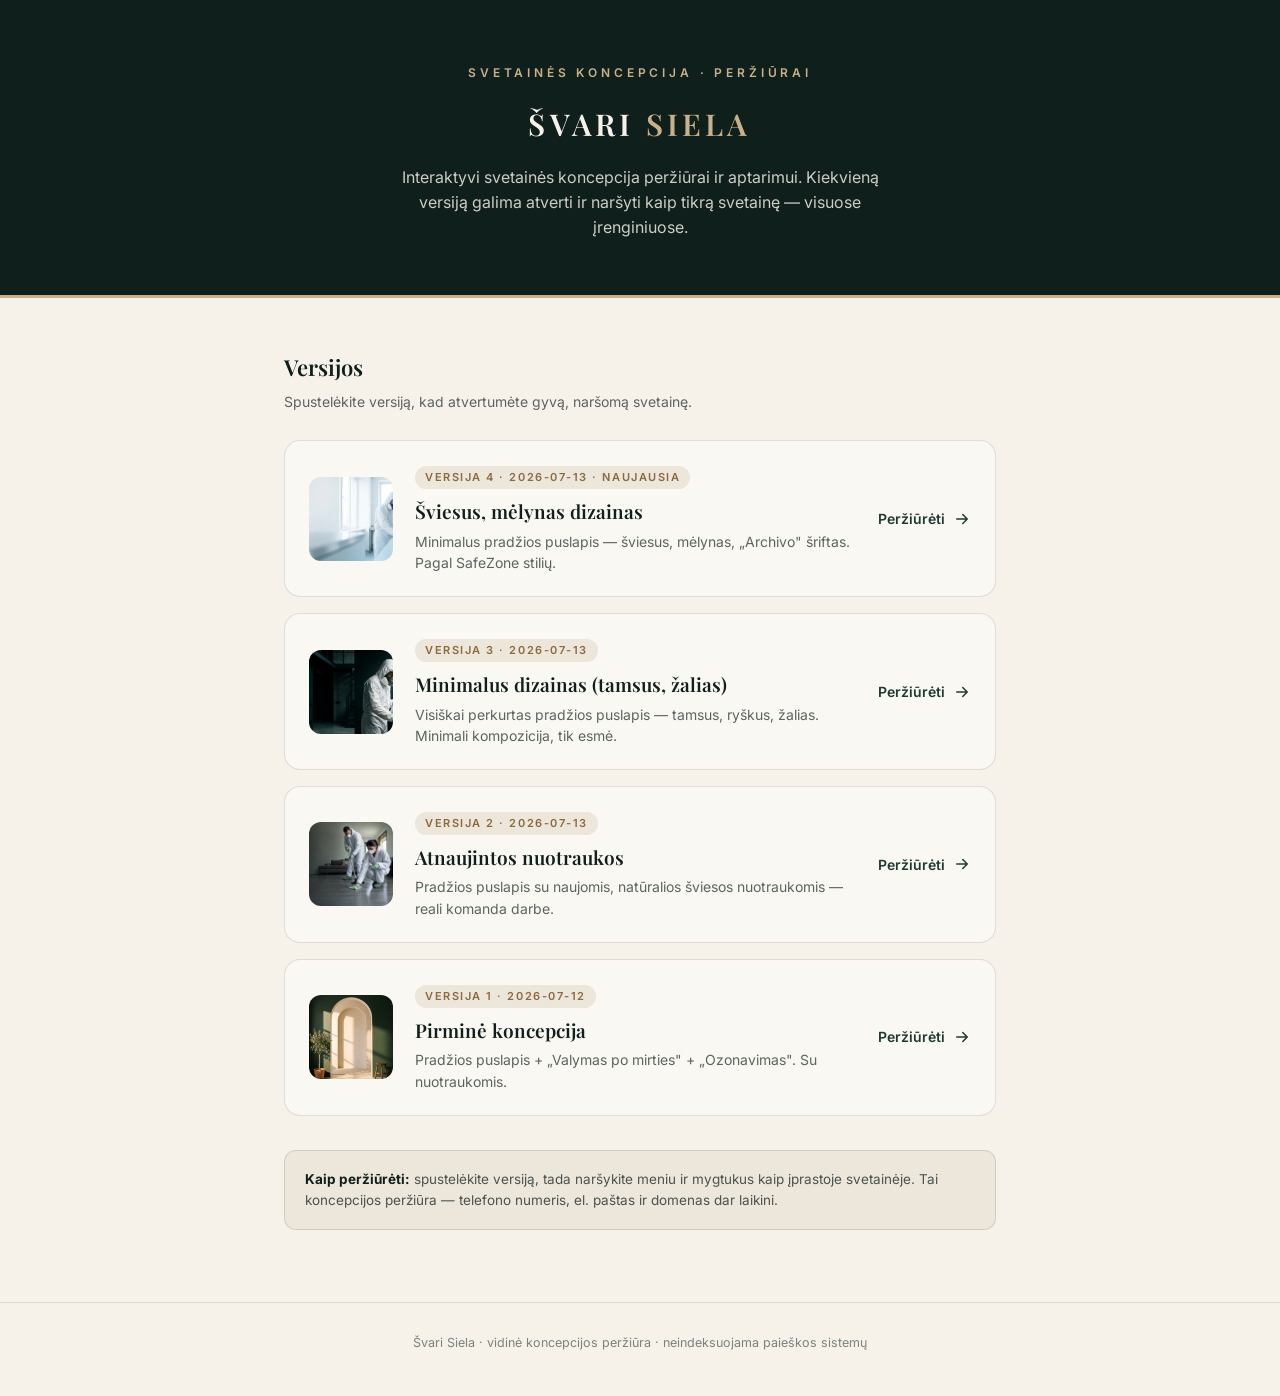
<file: index.html>
<!DOCTYPE html>
<html lang="lt">
<head>
<meta charset="utf-8">
<meta name="viewport" content="width=device-width, initial-scale=1">
<meta name="robots" content="noindex, nofollow">
<title>Švari Siela — svetainės koncepcijos versijos</title>
<link rel="icon" href="v1/assets/favicon.svg" type="image/svg+xml">
<link rel="preconnect" href="https://fonts.googleapis.com">
<link rel="preconnect" href="https://fonts.gstatic.com" crossorigin>
<link href="https://fonts.googleapis.com/css2?family=Playfair+Display:wght@500;600;700&family=Inter:wght@400;500;600&display=swap" rel="stylesheet">
<style>
  :root{
    --ink:#0f1f1b; --green:#1f3a31; --green-2:#2c4c40;
    --paper:#f6f2ea; --cream:#ede6db; --bone:#faf8f3;
    --gold:#c8b089; --bronze:#a7804c; --bronze-text:#8a6a3f;
    --line:rgba(15,31,27,.12);
  }
  *{box-sizing:border-box}
  html,body{margin:0}
  body{
    font-family:'Inter',system-ui,sans-serif;
    color:var(--ink); background:var(--paper);
    -webkit-font-smoothing:antialiased; line-height:1.55;
  }
  .wrap{max-width:760px; margin:0 auto; padding:0 24px}

  /* Header band */
  header{
    background:var(--ink); color:var(--paper);
    padding:64px 0 56px; text-align:center;
    border-bottom:3px solid var(--gold);
  }
  .brand{
    font-family:'Playfair Display',serif; font-weight:600;
    letter-spacing:.14em; text-transform:uppercase;
    font-size:clamp(22px,4.5vw,30px); margin:0;
  }
  .brand span{color:var(--gold)}
  .eyebrow{
    color:var(--gold); text-transform:uppercase; letter-spacing:.32em;
    font-size:12px; font-weight:600; margin:0 0 18px;
  }
  header p.lede{
    max-width:520px; margin:18px auto 0; color:rgba(246,242,234,.82);
    font-size:16px;
  }

  main{padding:52px 0 72px}
  .section-title{
    font-family:'Playfair Display',serif; font-weight:600;
    font-size:22px; margin:0 0 6px;
  }
  .section-note{color:#5b6560; font-size:14px; margin:0 0 28px}

  /* Version cards */
  .card{
    display:flex; align-items:center; gap:22px;
    background:var(--bone); border:1px solid var(--line);
    border-radius:16px; padding:22px 24px; margin-bottom:16px;
    text-decoration:none; color:inherit;
    transition:transform .18s ease, box-shadow .18s ease, border-color .18s ease;
  }
  .card:hover{
    transform:translateY(-2px);
    box-shadow:0 14px 34px rgba(15,31,27,.10);
    border-color:var(--gold);
  }
  .card .thumb{
    flex:0 0 84px; width:84px; height:84px; border-radius:12px;
    overflow:hidden; background:var(--green);
  }
  .card .thumb img{width:100%; height:100%; object-fit:cover; display:block}
  .card .meta{flex:1 1 auto; min-width:0}
  .vtag{
    display:inline-block; font-size:11px; font-weight:600;
    letter-spacing:.14em; text-transform:uppercase;
    color:var(--bronze-text); background:var(--cream);
    padding:3px 10px; border-radius:999px; margin-bottom:8px;
  }
  .vtitle{
    font-family:'Playfair Display',serif; font-weight:600;
    font-size:19px; margin:0 0 4px;
  }
  .vdesc{color:#5b6560; font-size:14px; margin:0}
  .card .go{
    flex:0 0 auto; align-self:center;
    font-weight:600; font-size:14px; color:var(--green);
    display:inline-flex; align-items:center; gap:8px; white-space:nowrap;
  }
  .card .go svg{width:18px; height:18px}

  .hint{
    margin-top:34px; padding:18px 20px; border-radius:12px;
    background:var(--cream); border:1px solid var(--line);
    color:#4a544f; font-size:13.5px;
  }
  .hint strong{color:var(--ink)}

  footer{
    text-align:center; padding:30px 0 44px;
    color:#7a837d; font-size:12.5px; border-top:1px solid var(--line);
  }
  @media (max-width:520px){
    .card{flex-wrap:wrap; gap:16px}
    .card .thumb{flex-basis:64px; width:64px; height:64px}
    .card .go{width:100%; justify-content:flex-start; padding-left:80px}
  }
</style>
</head>
<body>
  <header>
    <div class="wrap">
      <p class="eyebrow">Svetainės koncepcija · peržiūrai</p>
      <h1 class="brand">Švari <span>Siela</span></h1>
      <p class="lede">Interaktyvi svetainės koncepcija peržiūrai ir aptarimui. Kiekvieną versiją galima atverti ir naršyti kaip tikrą svetainę — visuose įrenginiuose.</p>
    </div>
  </header>

  <main>
    <div class="wrap">
      <h2 class="section-title">Versijos</h2>
      <p class="section-note">Spustelėkite versiją, kad atvertumėte gyvą, naršomą svetainę.</p>

      <a class="card" href="v4/index.html">
        <span class="thumb"><img src="v4/assets/hero-bright.jpg" alt="" loading="lazy"></span>
        <span class="meta">
          <span class="vtag">Versija 4 · 2026-07-13 · naujausia</span>
          <p class="vtitle">Šviesus, mėlynas dizainas</p>
          <p class="vdesc">Minimalus pradžios puslapis — šviesus, mėlynas, „Archivo" šriftas. Pagal SafeZone stilių.</p>
        </span>
        <span class="go">Peržiūrėti
          <svg viewBox="0 0 24 24" fill="none" stroke="currentColor" stroke-width="2" stroke-linecap="round" stroke-linejoin="round"><path d="M5 12h14M13 6l6 6-6 6"/></svg>
        </span>
      </a>

      <a class="card" href="v3/index.html">
        <span class="thumb"><img src="v3/assets/hero-tech.jpg" alt="" loading="lazy"></span>
        <span class="meta">
          <span class="vtag">Versija 3 · 2026-07-13</span>
          <p class="vtitle">Minimalus dizainas (tamsus, žalias)</p>
          <p class="vdesc">Visiškai perkurtas pradžios puslapis — tamsus, ryškus, žalias. Minimali kompozicija, tik esmė.</p>
        </span>
        <span class="go">Peržiūrėti
          <svg viewBox="0 0 24 24" fill="none" stroke="currentColor" stroke-width="2" stroke-linecap="round" stroke-linejoin="round"><path d="M5 12h14M13 6l6 6-6 6"/></svg>
        </span>
      </a>

      <a class="card" href="v2/index.html">
        <span class="thumb"><img src="v2/assets/hero-crew.jpg" alt="" loading="lazy"></span>
        <span class="meta">
          <span class="vtag">Versija 2 · 2026-07-13</span>
          <p class="vtitle">Atnaujintos nuotraukos</p>
          <p class="vdesc">Pradžios puslapis su naujomis, natūralios šviesos nuotraukomis — reali komanda darbe.</p>
        </span>
        <span class="go">Peržiūrėti
          <svg viewBox="0 0 24 24" fill="none" stroke="currentColor" stroke-width="2" stroke-linecap="round" stroke-linejoin="round"><path d="M5 12h14M13 6l6 6-6 6"/></svg>
        </span>
      </a>

      <a class="card" href="v1/index.html">
        <span class="thumb"><img src="v1/assets/hero-arch.jpg" alt="" loading="lazy"></span>
        <span class="meta">
          <span class="vtag">Versija 1 · 2026-07-12</span>
          <p class="vtitle">Pirminė koncepcija</p>
          <p class="vdesc">Pradžios puslapis + „Valymas po mirties" + „Ozonavimas". Su nuotraukomis.</p>
        </span>
        <span class="go">Peržiūrėti
          <svg viewBox="0 0 24 24" fill="none" stroke="currentColor" stroke-width="2" stroke-linecap="round" stroke-linejoin="round"><path d="M5 12h14M13 6l6 6-6 6"/></svg>
        </span>
      </a>

      <!-- NAUJOS VERSIJOS: naują versiją įdėkite kaip „v2/" ir čia pridėkite dar vieną kortelę. -->

      <div class="hint">
        <strong>Kaip peržiūrėti:</strong> spustelėkite versiją, tada naršykite meniu ir mygtukus kaip įprastoje svetainėje. Tai koncepcijos peržiūra — telefono numeris, el. paštas ir domenas dar laikini.
      </div>
    </div>
  </main>

  <footer>
    <div class="wrap">Švari Siela · vidinė koncepcijos peržiūra · neindeksuojama paieškos sistemų</div>
  </footer>
</body>
</html>
</file>
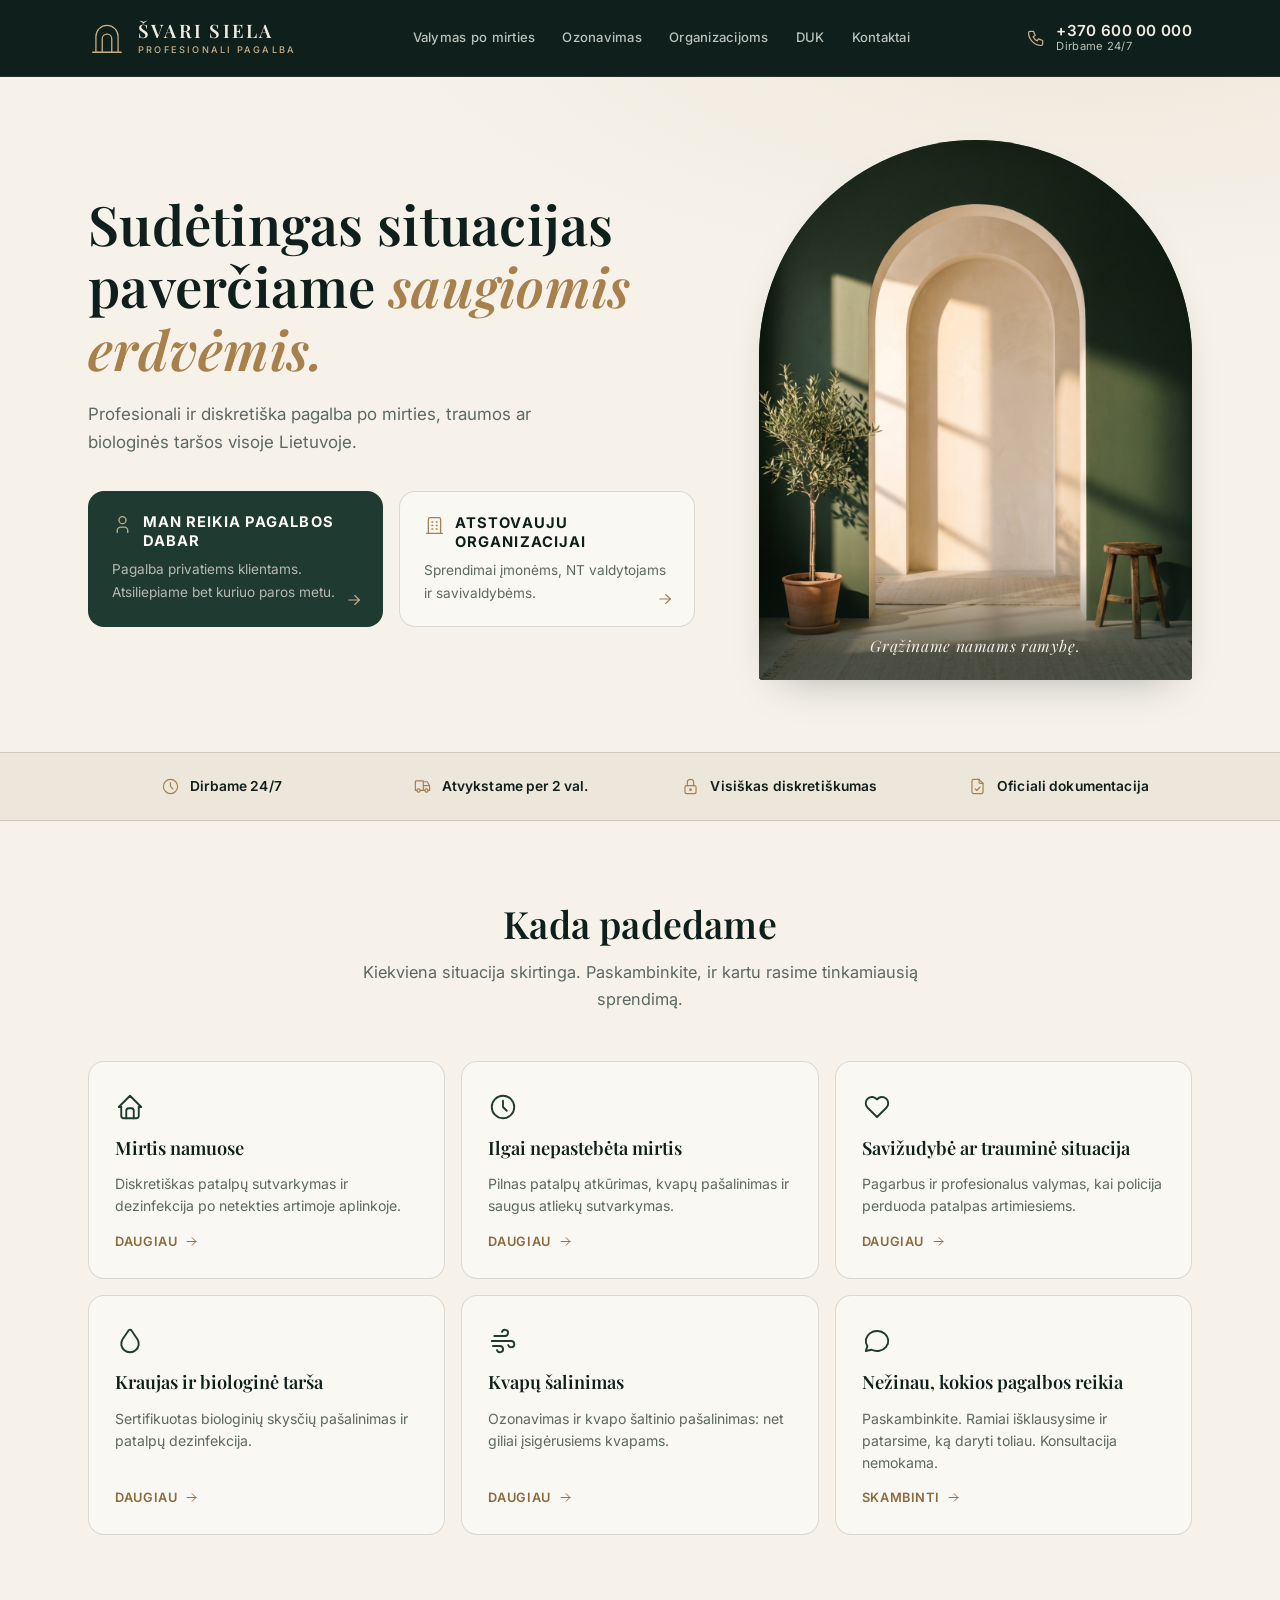
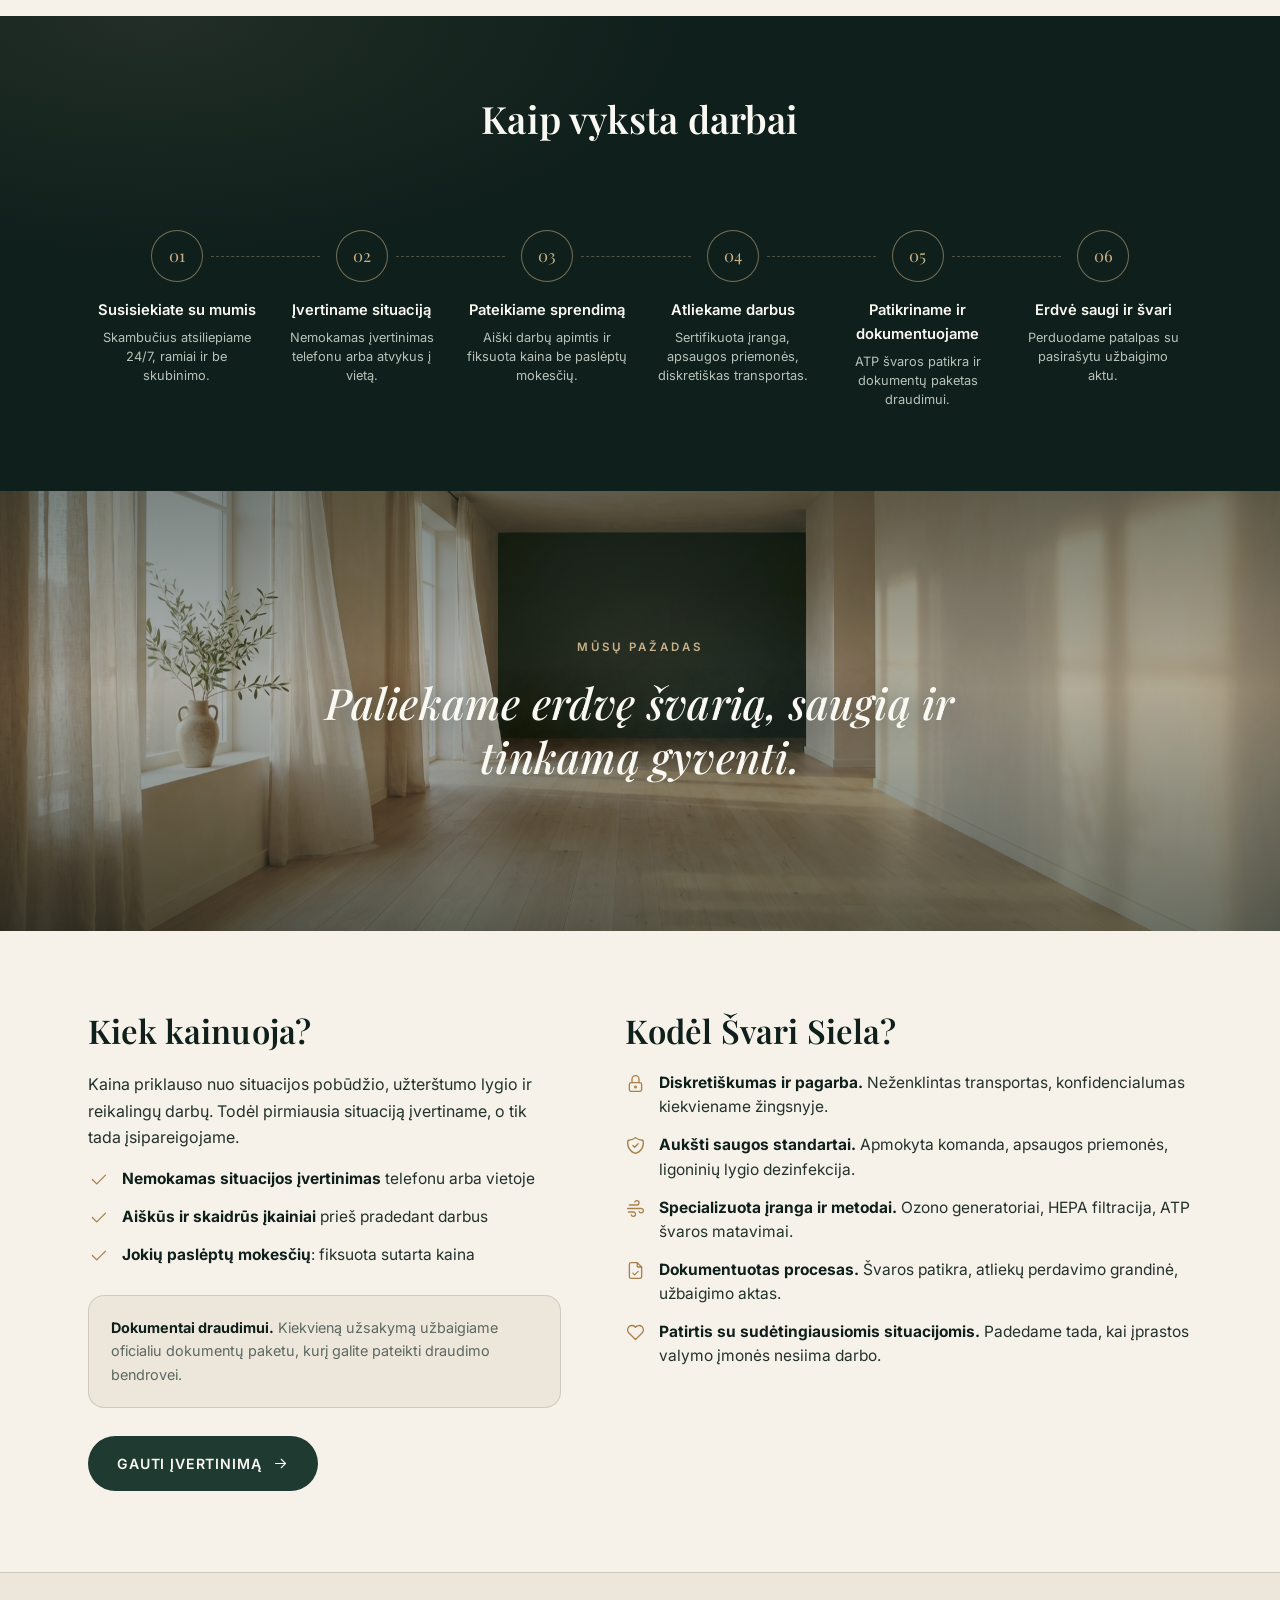
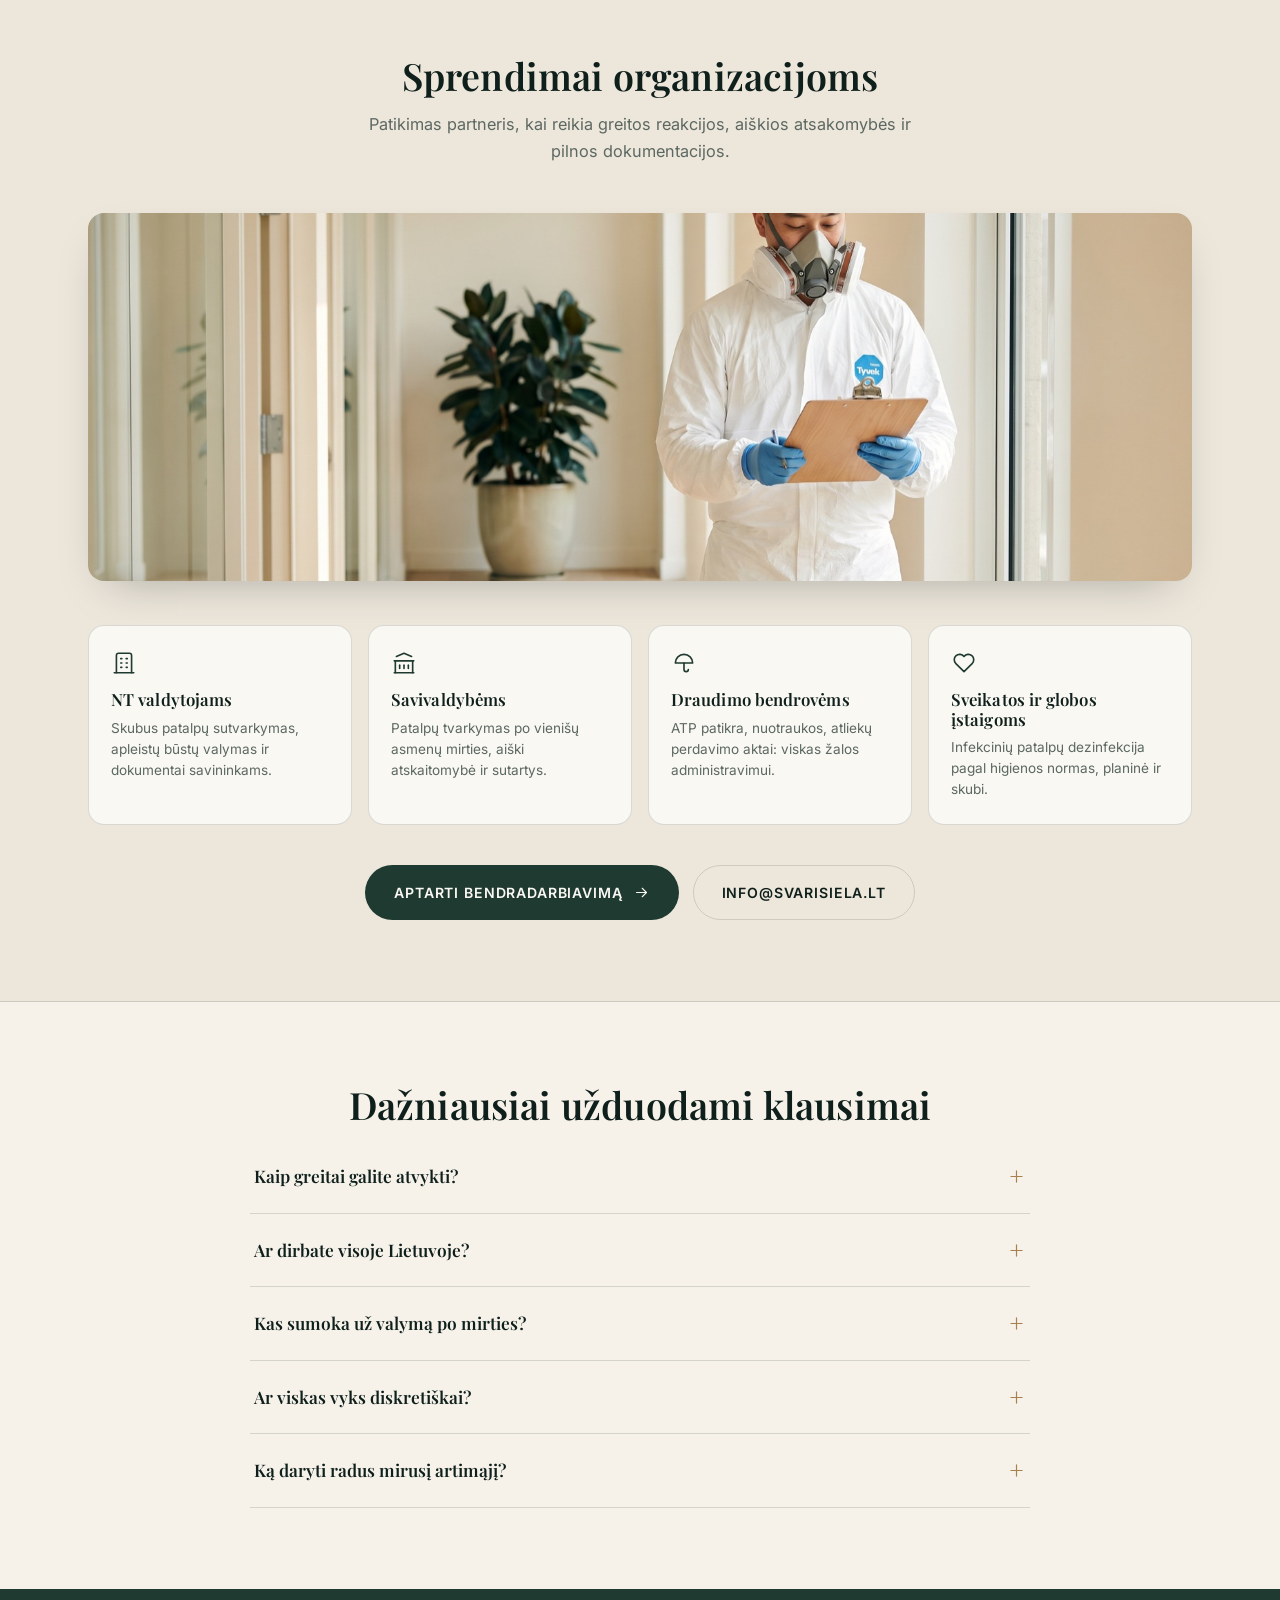
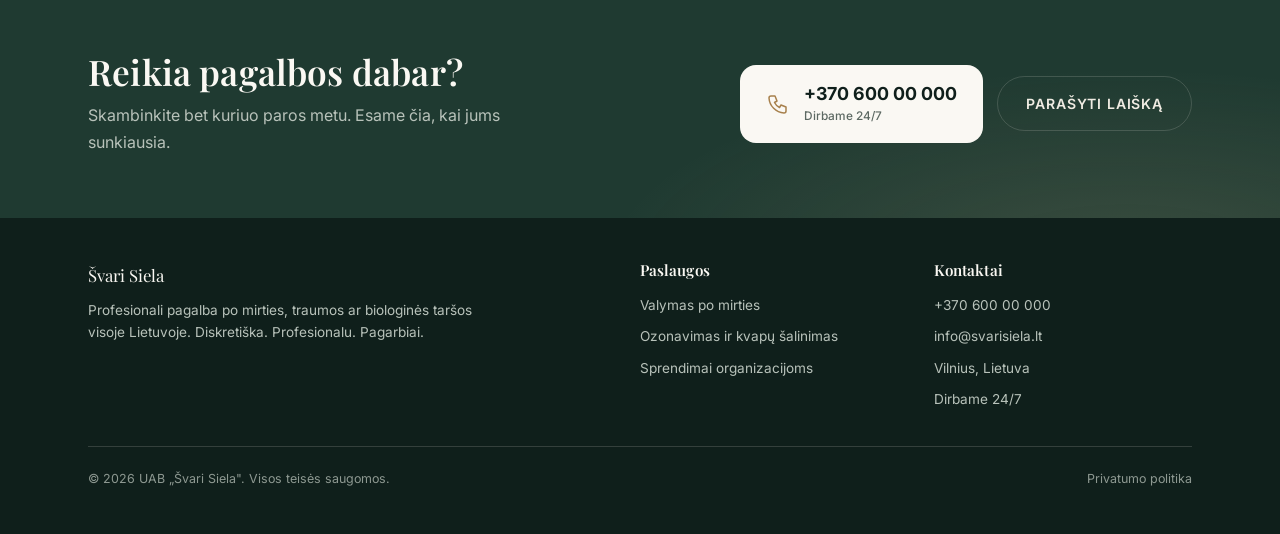
<file: v1/index.html>
<!DOCTYPE html>
<html lang="lt">
<head>
<meta charset="UTF-8">
<meta name="viewport" content="width=device-width, initial-scale=1">
<title>Švari Siela | Specializuotas biologinis valymas 24/7</title>
<meta name="description" content="Profesionali ir diskretiška pagalba po mirties, traumos ar biologinės taršos. Dirbame 24/7, atvykstame per 2 val. Nemokamas situacijos įvertinimas. Skambinkite bet kuriuo metu.">
<meta name="robots" content="noindex"><!-- concept preview: remove before public launch -->
<meta name="theme-color" content="#0f1f1b">
<meta property="og:type" content="website">
<meta property="og:locale" content="lt_LT">
<meta property="og:site_name" content="Švari Siela">
<meta property="og:title" content="Švari Siela | Specializuotas biologinis valymas 24/7">
<meta property="og:description" content="Profesionali ir diskretiška pagalba po mirties, traumos ar biologinės taršos visoje Lietuvoje. Dirbame 24/7, atvykstame per 2 val.">
<link rel="icon" type="image/svg+xml" href="assets/favicon.svg">
<link rel="preconnect" href="https://fonts.googleapis.com">
<link rel="preconnect" href="https://fonts.gstatic.com" crossorigin>
<link href="https://fonts.googleapis.com/css2?family=Inter:wght@400;500;600;700&family=Playfair+Display:ital,wght@0,500;0,600;0,700;1,500&display=swap" rel="stylesheet">
<link rel="stylesheet" href="css/main.css">
<script type="application/ld+json">
{
  "@context": "https://schema.org",
  "@type": "LocalBusiness",
  "name": "Švari Siela",
  "description": "Specializuota biologinio užterštumo valymo įmonė: valymas po mirties, traumos vietos valymas, ozonavimas, kvapų šalinimas, patalpų dezinfekcija.",
  "telephone": "+37060000000",
  "email": "info@svarisiela.lt",
  "address": { "@type": "PostalAddress", "addressLocality": "Vilnius", "addressCountry": "LT" },
  "areaServed": "Lietuva",
  "openingHours": "Mo-Su 00:00-24:00",
  "priceRange": "€€"
}
</script>
</head>
<body>

<!-- Icon sprite (Tabler icons, MIT) -->
<svg xmlns="http://www.w3.org/2000/svg" style="display:none" aria-hidden="true">
  <symbol id="i-phone" viewBox="0 0 24 24" fill="none" stroke="currentColor" stroke-width="1.5" stroke-linecap="round" stroke-linejoin="round"><path d="M5 4h4l2 5l-2.5 1.5a11 11 0 0 0 5 5l1.5 -2.5l5 2v4a2 2 0 0 1 -2 2a16 16 0 0 1 -15 -15a2 2 0 0 1 2 -2"/></symbol>
  <symbol id="i-arrow" viewBox="0 0 24 24" fill="none" stroke="currentColor" stroke-width="1.5" stroke-linecap="round" stroke-linejoin="round"><path d="M5 12h14"/><path d="M13 18l6 -6"/><path d="M13 6l6 6"/></symbol>
  <symbol id="i-menu" viewBox="0 0 24 24" fill="none" stroke="currentColor" stroke-width="1.5" stroke-linecap="round"><path d="M4 6h16"/><path d="M4 12h16"/><path d="M4 18h16"/></symbol>
  <symbol id="i-user" viewBox="0 0 24 24" fill="none" stroke="currentColor" stroke-width="1.5" stroke-linecap="round" stroke-linejoin="round"><path d="M8 7a4 4 0 1 0 8 0a4 4 0 0 0 -8 0"/><path d="M6 21v-2a4 4 0 0 1 4 -4h4a4 4 0 0 1 4 4v2"/></symbol>
  <symbol id="i-building" viewBox="0 0 24 24" fill="none" stroke="currentColor" stroke-width="1.5" stroke-linecap="round" stroke-linejoin="round"><path d="M3 21h18"/><path d="M9 8h1"/><path d="M9 12h1"/><path d="M9 16h1"/><path d="M14 8h1"/><path d="M14 12h1"/><path d="M14 16h1"/><path d="M5 21v-16a2 2 0 0 1 2 -2h10a2 2 0 0 1 2 2v16"/></symbol>
  <symbol id="i-home" viewBox="0 0 24 24" fill="none" stroke="currentColor" stroke-width="1.5" stroke-linecap="round" stroke-linejoin="round"><path d="M5 12l-2 0l9 -9l9 9l-2 0"/><path d="M5 12v7a2 2 0 0 0 2 2h10a2 2 0 0 0 2 -2v-7"/><path d="M9 21v-6a2 2 0 0 1 2 -2h2a2 2 0 0 1 2 2v6"/></symbol>
  <symbol id="i-clock" viewBox="0 0 24 24" fill="none" stroke="currentColor" stroke-width="1.5" stroke-linecap="round" stroke-linejoin="round"><path d="M3 12a9 9 0 1 0 18 0a9 9 0 0 0 -18 0"/><path d="M12 7v5l3 3"/></symbol>
  <symbol id="i-heart" viewBox="0 0 24 24" fill="none" stroke="currentColor" stroke-width="1.5" stroke-linecap="round" stroke-linejoin="round"><path d="M19.5 12.572l-7.5 7.428l-7.5 -7.428a5 5 0 1 1 7.5 -6.566a5 5 0 1 1 7.5 6.572"/></symbol>
  <symbol id="i-droplet" viewBox="0 0 24 24" fill="none" stroke="currentColor" stroke-width="1.5" stroke-linecap="round" stroke-linejoin="round"><path d="M7.502 19.423c2.602 2.105 6.395 2.105 8.996 0c2.602 -2.105 3.262 -5.708 1.566 -8.546l-4.89 -7.26c-.42 -.625 -1.287 -.803 -1.936 -.397a1.376 1.376 0 0 0 -.41 .397l-4.893 7.26c-1.695 2.838 -1.035 6.441 1.567 8.546z"/></symbol>
  <symbol id="i-wind" viewBox="0 0 24 24" fill="none" stroke="currentColor" stroke-width="1.5" stroke-linecap="round" stroke-linejoin="round"><path d="M5 8h8.5a2.5 2.5 0 1 0 -2.34 -3.24"/><path d="M3 12h15.5a2.5 2.5 0 1 1 -2.34 3.24"/><path d="M4 16h5.5a2.5 2.5 0 1 1 -2.34 3.24"/></symbol>
  <symbol id="i-message" viewBox="0 0 24 24" fill="none" stroke="currentColor" stroke-width="1.5" stroke-linecap="round" stroke-linejoin="round"><path d="M3 20l1.3 -3.9c-2.324 -3.437 -1.426 -7.872 2.1 -10.374c3.526 -2.501 8.59 -2.296 11.845 .48c3.255 2.777 3.695 7.266 1.029 10.501c-2.666 3.235 -7.615 4.215 -11.574 2.293l-4.7 1"/></symbol>
  <symbol id="i-check" viewBox="0 0 24 24" fill="none" stroke="currentColor" stroke-width="1.5" stroke-linecap="round" stroke-linejoin="round"><path d="M5 12l5 5l10 -10"/></symbol>
  <symbol id="i-shield" viewBox="0 0 24 24" fill="none" stroke="currentColor" stroke-width="1.5" stroke-linecap="round" stroke-linejoin="round"><path d="M12 3a12 12 0 0 0 8.5 3a12 12 0 0 1 -8.5 15a12 12 0 0 1 -8.5 -15a12 12 0 0 0 8.5 -3"/><path d="M9 12l2 2l4 -4"/></symbol>
  <symbol id="i-file" viewBox="0 0 24 24" fill="none" stroke="currentColor" stroke-width="1.5" stroke-linecap="round" stroke-linejoin="round"><path d="M14 3v4a1 1 0 0 0 1 1h4"/><path d="M17 21h-10a2 2 0 0 1 -2 -2v-14a2 2 0 0 1 2 -2h7l5 5v11a2 2 0 0 1 -2 2z"/><path d="M9 15l2 2l4 -4"/></symbol>
  <symbol id="i-plus" viewBox="0 0 24 24" fill="none" stroke="currentColor" stroke-width="1.5" stroke-linecap="round"><path d="M12 5v14"/><path d="M5 12h14"/></symbol>
  <symbol id="i-lock" viewBox="0 0 24 24" fill="none" stroke="currentColor" stroke-width="1.5" stroke-linecap="round" stroke-linejoin="round"><path d="M5 13a2 2 0 0 1 2 -2h10a2 2 0 0 1 2 2v6a2 2 0 0 1 -2 2h-10a2 2 0 0 1 -2 -2v-6z"/><path d="M11 16a1 1 0 1 0 2 0a1 1 0 0 0 -2 0"/><path d="M8 11v-4a4 4 0 1 1 8 0v4"/></symbol>
  <symbol id="i-truck" viewBox="0 0 24 24" fill="none" stroke="currentColor" stroke-width="1.5" stroke-linecap="round" stroke-linejoin="round"><path d="M7 17m-2 0a2 2 0 1 0 4 0a2 2 0 1 0 -4 0"/><path d="M17 17m-2 0a2 2 0 1 0 4 0a2 2 0 1 0 -4 0"/><path d="M5 17h-2v-11a1 1 0 0 1 1 -1h9v12m-4 0h6m4 0h2v-6h-8m0 -5h5l3 5"/></symbol>
  <symbol id="i-bank" viewBox="0 0 24 24" fill="none" stroke="currentColor" stroke-width="1.5" stroke-linecap="round" stroke-linejoin="round"><path d="M3 21h18"/><path d="M3 10h18"/><path d="M5 6l7 -3l7 3"/><path d="M4 10v11"/><path d="M20 10v11"/><path d="M8 14v3"/><path d="M12 14v3"/><path d="M16 14v3"/></symbol>
  <symbol id="i-umbrella" viewBox="0 0 24 24" fill="none" stroke="currentColor" stroke-width="1.5" stroke-linecap="round" stroke-linejoin="round"><path d="M4 12a8 8 0 0 1 16 0z"/><path d="M12 12v6a2 2 0 0 0 4 0"/></symbol>
</svg>

<header class="site-header">
  <div class="wrap">
    <a class="brand" href="index.html" aria-label="Švari Siela – pradžia">
      <svg class="brand-mark" viewBox="0 0 48 48" fill="none" stroke="currentColor" stroke-width="1.6" stroke-linecap="round" aria-hidden="true">
        <path d="M10 42V22a14 14 0 0 1 28 0v20"/>
        <path d="M18 42V25a6 6 0 0 1 12 0v17"/>
        <path d="M6 42h36"/>
      </svg>
      <span class="brand-name">ŠVARI SIELA<span class="brand-tag">PROFESIONALI PAGALBA</span></span>
    </a>
    <nav class="site-nav" aria-label="Pagrindinė navigacija">
      <a href="valymas-po-mirties.html">Valymas po mirties</a>
      <a href="ozonavimas.html">Ozonavimas</a>
      <a href="#organizacijoms">Organizacijoms</a>
      <a href="#duk">DUK</a>
      <a href="#kontaktai">Kontaktai</a>
    </nav>
    <a class="header-call" href="tel:+37060000000">
      <svg aria-hidden="true"><use href="#i-phone"/></svg>
      <span class="num">+370 600 00 000<span class="always">Dirbame 24/7</span></span>
    </a>
    <button class="nav-toggle" aria-expanded="false" aria-label="Atidaryti meniu">
      <svg aria-hidden="true"><use href="#i-menu"/></svg>
    </button>
  </div>
</header>

<main>

  <section class="hero">
    <div class="wrap hero-grid">
      <div>
        <h1>Sudėtingas situacijas paverčiame <em>saugiomis erdvėmis.</em></h1>
        <p class="hero-sub">Profesionali ir diskretiška pagalba po mirties, traumos ar biologinės taršos visoje Lietuvoje.</p>
        <div class="hero-ctas">
          <a class="cta-card cta-dark" href="tel:+37060000000">
            <span class="cta-title"><svg aria-hidden="true"><use href="#i-user"/></svg>Man reikia pagalbos dabar</span>
            <span class="cta-note">Pagalba privatiems klientams. Atsiliepiame bet kuriuo paros metu.</span>
            <svg class="cta-arrow" aria-hidden="true"><use href="#i-arrow"/></svg>
          </a>
          <a class="cta-card cta-light" href="#organizacijoms">
            <span class="cta-title"><svg aria-hidden="true"><use href="#i-building"/></svg>Atstovauju organizacijai</span>
            <span class="cta-note">Sprendimai įmonėms, NT valdytojams ir savivaldybėms.</span>
            <svg class="cta-arrow" aria-hidden="true"><use href="#i-arrow"/></svg>
          </a>
        </div>
      </div>
      <div class="hero-visual" aria-hidden="true">
        <div class="hero-arch has-photo">
          <img class="arch-img" src="assets/hero-arch.jpg" alt="" width="1120" height="1400" fetchpriority="high">
          <div class="hero-arch-caption">Grąžiname namams ramybę.</div>
        </div>
      </div>
    </div>
  </section>

  <div class="trust-band" role="list" aria-label="Kodėl mumis pasitiki">
    <div class="wrap">
      <div class="trust-item" role="listitem"><svg aria-hidden="true"><use href="#i-clock"/></svg>Dirbame 24/7</div>
      <div class="trust-item" role="listitem"><svg aria-hidden="true"><use href="#i-truck"/></svg>Atvykstame per 2 val.</div>
      <div class="trust-item" role="listitem"><svg aria-hidden="true"><use href="#i-lock"/></svg>Visiškas diskretiškumas</div>
      <div class="trust-item" role="listitem"><svg aria-hidden="true"><use href="#i-file"/></svg>Oficiali dokumentacija</div>
    </div>
  </div>

  <section class="section" id="kada-padedame">
    <div class="wrap">
      <h2 class="section-title reveal">Kada padedame</h2>
      <p class="section-lead reveal">Kiekviena situacija skirtinga. Paskambinkite, ir kartu rasime tinkamiausią sprendimą.</p>
      <div class="situation-grid">
        <a class="situation reveal" href="valymas-po-mirties.html">
          <svg aria-hidden="true"><use href="#i-home"/></svg>
          <span class="s-name">Mirtis namuose</span>
          <p class="s-desc">Diskretiškas patalpų sutvarkymas ir dezinfekcija po netekties artimoje aplinkoje.</p>
          <span class="s-more">Daugiau<svg aria-hidden="true"><use href="#i-arrow"/></svg></span>
        </a>
        <a class="situation reveal" href="valymas-po-mirties.html">
          <svg aria-hidden="true"><use href="#i-clock"/></svg>
          <span class="s-name">Ilgai nepastebėta mirtis</span>
          <p class="s-desc">Pilnas patalpų atkūrimas, kvapų pašalinimas ir saugus atliekų sutvarkymas.</p>
          <span class="s-more">Daugiau<svg aria-hidden="true"><use href="#i-arrow"/></svg></span>
        </a>
        <a class="situation reveal" href="valymas-po-mirties.html">
          <svg aria-hidden="true"><use href="#i-heart"/></svg>
          <span class="s-name">Savižudybė ar trauminė situacija</span>
          <p class="s-desc">Pagarbus ir profesionalus valymas, kai policija perduoda patalpas artimiesiems.</p>
          <span class="s-more">Daugiau<svg aria-hidden="true"><use href="#i-arrow"/></svg></span>
        </a>
        <a class="situation reveal" href="valymas-po-mirties.html">
          <svg aria-hidden="true"><use href="#i-droplet"/></svg>
          <span class="s-name">Kraujas ir biologinė tarša</span>
          <p class="s-desc">Sertifikuotas biologinių skysčių pašalinimas ir patalpų dezinfekcija.</p>
          <span class="s-more">Daugiau<svg aria-hidden="true"><use href="#i-arrow"/></svg></span>
        </a>
        <a class="situation reveal" href="ozonavimas.html">
          <svg aria-hidden="true"><use href="#i-wind"/></svg>
          <span class="s-name">Kvapų šalinimas</span>
          <p class="s-desc">Ozonavimas ir kvapo šaltinio pašalinimas: net giliai įsigėrusiems kvapams.</p>
          <span class="s-more">Daugiau<svg aria-hidden="true"><use href="#i-arrow"/></svg></span>
        </a>
        <a class="situation reveal" href="tel:+37060000000">
          <svg aria-hidden="true"><use href="#i-message"/></svg>
          <span class="s-name">Nežinau, kokios pagalbos reikia</span>
          <p class="s-desc">Paskambinkite. Ramiai išklausysime ir patarsime, ką daryti toliau. Konsultacija nemokama.</p>
          <span class="s-more">Skambinti<svg aria-hidden="true"><use href="#i-arrow"/></svg></span>
        </a>
      </div>
    </div>
  </section>

  <section class="section process" id="procesas">
    <div class="wrap">
      <h2 class="section-title reveal">Kaip vyksta darbai</h2>
      <p class="section-lead reveal">Aiškus procesas nuo pirmo skambučio iki patikrintos, saugios erdvės.</p>
      <div class="process-steps">
        <div class="process-step reveal">
          <div class="p-num">01</div>
          <div class="p-name">Susisiekiate su mumis</div>
          <p class="p-desc">Skambučius atsiliepiame 24/7, ramiai ir be skubinimo.</p>
        </div>
        <div class="process-step reveal">
          <div class="p-num">02</div>
          <div class="p-name">Įvertiname situaciją</div>
          <p class="p-desc">Nemokamas įvertinimas telefonu arba atvykus į vietą.</p>
        </div>
        <div class="process-step reveal">
          <div class="p-num">03</div>
          <div class="p-name">Pateikiame sprendimą</div>
          <p class="p-desc">Aiški darbų apimtis ir fiksuota kaina be paslėptų mokesčių.</p>
        </div>
        <div class="process-step reveal">
          <div class="p-num">04</div>
          <div class="p-name">Atliekame darbus</div>
          <p class="p-desc">Sertifikuota įranga, apsaugos priemonės, diskretiškas transportas.</p>
        </div>
        <div class="process-step reveal">
          <div class="p-num">05</div>
          <div class="p-name">Patikriname ir dokumentuojame</div>
          <p class="p-desc">ATP švaros patikra ir dokumentų paketas draudimui.</p>
        </div>
        <div class="process-step reveal">
          <div class="p-num">06</div>
          <div class="p-name">Erdvė saugi ir švari</div>
          <p class="p-desc">Perduodame patalpas su pasirašytu užbaigimo aktu.</p>
        </div>
      </div>
    </div>
  </section>

  <section class="image-band" aria-label="Mūsų pažadas">
    <img src="assets/home-atmosphere.jpg" alt="" loading="lazy" width="2000" height="857">
    <div class="band-inner reveal">
      <p class="band-eyebrow">Mūsų pažadas</p>
      <h2>Paliekame erdvę švarią, saugią ir tinkamą gyventi.</h2>
    </div>
  </section>

  <section class="section" id="kaina">
    <div class="wrap split-2">
      <div class="reveal">
        <h2>Kiek kainuoja?</h2>
        <p>Kaina priklauso nuo situacijos pobūdžio, užterštumo lygio ir reikalingų darbų. Todėl pirmiausia situaciją įvertiname, o tik tada įsipareigojame.</p>
        <ul class="check-list">
          <li><svg aria-hidden="true"><use href="#i-check"/></svg><span><strong>Nemokamas situacijos įvertinimas</strong> telefonu arba vietoje</span></li>
          <li><svg aria-hidden="true"><use href="#i-check"/></svg><span><strong>Aiškūs ir skaidrūs įkainiai</strong> prieš pradedant darbus</span></li>
          <li><svg aria-hidden="true"><use href="#i-check"/></svg><span><strong>Jokių paslėptų mokesčių</strong>: fiksuota sutarta kaina</span></li>
        </ul>
        <div class="price-note">
          <strong>Dokumentai draudimui.</strong> Kiekvieną užsakymą užbaigiame oficialiu dokumentų paketu, kurį galite pateikti draudimo bendrovei.
        </div>
        <a class="btn btn-primary" href="tel:+37060000000">Gauti įvertinimą<svg aria-hidden="true"><use href="#i-arrow"/></svg></a>
      </div>
      <div class="reveal">
        <h2>Kodėl Švari Siela?</h2>
        <ul class="check-list">
          <li><svg aria-hidden="true"><use href="#i-lock"/></svg><span><strong>Diskretiškumas ir pagarba.</strong> Neženklintas transportas, konfidencialumas kiekviename žingsnyje.</span></li>
          <li><svg aria-hidden="true"><use href="#i-shield"/></svg><span><strong>Aukšti saugos standartai.</strong> Apmokyta komanda, apsaugos priemonės, ligoninių lygio dezinfekcija.</span></li>
          <li><svg aria-hidden="true"><use href="#i-wind"/></svg><span><strong>Specializuota įranga ir metodai.</strong> Ozono generatoriai, HEPA filtracija, ATP švaros matavimai.</span></li>
          <li><svg aria-hidden="true"><use href="#i-file"/></svg><span><strong>Dokumentuotas procesas.</strong> Švaros patikra, atliekų perdavimo grandinė, užbaigimo aktas.</span></li>
          <li><svg aria-hidden="true"><use href="#i-heart"/></svg><span><strong>Patirtis su sudėtingiausiomis situacijomis.</strong> Padedame tada, kai įprastos valymo įmonės nesiima darbo.</span></li>
        </ul>
      </div>
    </div>
  </section>

  <section class="section b2b" id="organizacijoms">
    <div class="wrap">
      <h2 class="section-title reveal">Sprendimai organizacijoms</h2>
      <p class="section-lead reveal">Patikimas partneris, kai reikia greitos reakcijos, aiškios atsakomybės ir pilnos dokumentacijos.</p>
      <div class="b2b-banner reveal">
        <img src="assets/home-b2b.jpg" alt="" loading="lazy" width="1600" height="533">
      </div>
      <div class="b2b-grid">
        <div class="b2b-card reveal">
          <svg aria-hidden="true"><use href="#i-building"/></svg>
          <h3>NT valdytojams</h3>
          <p>Skubus patalpų sutvarkymas, apleistų būstų valymas ir dokumentai savininkams.</p>
        </div>
        <div class="b2b-card reveal">
          <svg aria-hidden="true"><use href="#i-bank"/></svg>
          <h3>Savivaldybėms</h3>
          <p>Patalpų tvarkymas po vienišų asmenų mirties, aiški atskaitomybė ir sutartys.</p>
        </div>
        <div class="b2b-card reveal">
          <svg aria-hidden="true"><use href="#i-umbrella"/></svg>
          <h3>Draudimo bendrovėms</h3>
          <p>ATP patikra, nuotraukos, atliekų perdavimo aktai: viskas žalos administravimui.</p>
        </div>
        <div class="b2b-card reveal">
          <svg aria-hidden="true"><use href="#i-heart"/></svg>
          <h3>Sveikatos ir globos įstaigoms</h3>
          <p>Infekcinių patalpų dezinfekcija pagal higienos normas, planinė ir skubi.</p>
        </div>
      </div>
      <div class="b2b-actions reveal">
        <a class="btn btn-primary" href="tel:+37060000000">Aptarti bendradarbiavimą<svg aria-hidden="true"><use href="#i-arrow"/></svg></a>
        <a class="btn btn-outline" href="mailto:info@svarisiela.lt">info@svarisiela.lt</a>
      </div>
    </div>
  </section>

  <section class="section" id="duk">
    <div class="wrap">
      <h2 class="section-title reveal">Dažniausiai užduodami klausimai</h2>
      <div class="faq-list reveal">
        <details class="faq-item">
          <summary>Kaip greitai galite atvykti?<svg aria-hidden="true"><use href="#i-plus"/></svg></summary>
          <div class="faq-body"><p>Vilniuje ir aplink jį atvykstame per 2 valandas. Kituose Lietuvos miestuose atvykimo laiką suderiname skambučio metu. Skubiais atvejais komandą išsiunčiame iš karto.</p></div>
        </details>
        <details class="faq-item">
          <summary>Ar dirbate visoje Lietuvoje?<svg aria-hidden="true"><use href="#i-plus"/></svg></summary>
          <div class="faq-body"><p>Taip. Pagrindinė komanda dirba Vilniuje, tačiau po mirties, traumos ar didelės taršos atvejais vykstame į visą Lietuvą.</p></div>
        </details>
        <details class="faq-item">
          <summary>Kas sumoka už valymą po mirties?<svg aria-hidden="true"><use href="#i-plus"/></svg></summary>
          <div class="faq-body"><p>Dažniausiai artimieji arba būsto savininkas. Jei būstas draustas, dalis išlaidų gali būti kompensuojama: parengiame visus draudimui reikalingus dokumentus. Savivaldybių administruojamais atvejais dirbame pagal sutartį su institucija.</p></div>
        </details>
        <details class="faq-item">
          <summary>Ar viskas vyks diskretiškai?<svg aria-hidden="true"><use href="#i-plus"/></svg></summary>
          <div class="faq-body"><p>Taip. Atvykstame neženklintu transportu, kaimynai nesužinos apie darbų pobūdį. Visa informacija saugoma laikantis konfidencialumo įsipareigojimų ir BDAR reikalavimų.</p></div>
        </details>
        <details class="faq-item">
          <summary>Ką daryti radus mirusį artimąjį?<svg aria-hidden="true"><use href="#i-plus"/></svg></summary>
          <div class="faq-body"><p>Pirmiausia kvieskite bendrąjį pagalbos centrą telefonu 112. Kai tarnybos baigs darbą ir patalpos bus perduotos jums, paskambinkite mums: pasirūpinsime visu likusiu procesu, kad jums nereikėtų grįžti į nesutvarkytą erdvę.</p></div>
        </details>
      </div>
    </div>
  </section>

  <section class="cta-band" id="kontaktai">
    <div class="wrap">
      <div>
        <h2>Reikia pagalbos dabar?</h2>
        <p>Skambinkite bet kuriuo paros metu. Esame čia, kai jums sunkiausia.</p>
      </div>
      <div class="cta-band-actions">
        <a class="cta-band-phone" href="tel:+37060000000">
          <svg aria-hidden="true"><use href="#i-phone"/></svg>
          <span><span class="num">+370 600 00 000</span><span class="always">Dirbame 24/7</span></span>
        </a>
        <a class="btn btn-outline-inv" href="mailto:info@svarisiela.lt">Parašyti laišką</a>
      </div>
    </div>
  </section>

</main>

<footer class="site-footer">
  <div class="wrap">
    <div class="footer-grid">
      <div>
        <div class="footer-brand-line">Švari Siela</div>
        <p class="footer-note">Profesionali pagalba po mirties, traumos ar biologinės taršos visoje Lietuvoje. Diskretiška. Profesionalu. Pagarbiai.</p>
      </div>
      <div>
        <h4>Paslaugos</h4>
        <ul>
          <li><a href="valymas-po-mirties.html">Valymas po mirties</a></li>
          <li><a href="ozonavimas.html">Ozonavimas ir kvapų šalinimas</a></li>
          <li><a href="index.html#organizacijoms">Sprendimai organizacijoms</a></li>
        </ul>
      </div>
      <div>
        <h4>Kontaktai</h4>
        <ul>
          <li><a href="tel:+37060000000">+370 600 00 000</a></li>
          <li><a href="mailto:info@svarisiela.lt">info@svarisiela.lt</a></li>
          <li>Vilnius, Lietuva</li>
          <li>Dirbame 24/7</li>
        </ul>
      </div>
    </div>
    <div class="footer-bottom">
      <span>© 2026 UAB „Švari Siela". Visos teisės saugomos.</span>
      <span>Privatumo politika</span>
    </div>
  </div>
</footer>

<div class="mobile-call-bar">
  <a href="tel:+37060000000">
    <svg aria-hidden="true"><use href="#i-phone"/></svg>
    +370 600 00 000
    <span class="always">24/7</span>
  </a>
</div>

<script src="js/main.js" defer></script>
</body>
</html>
</file>
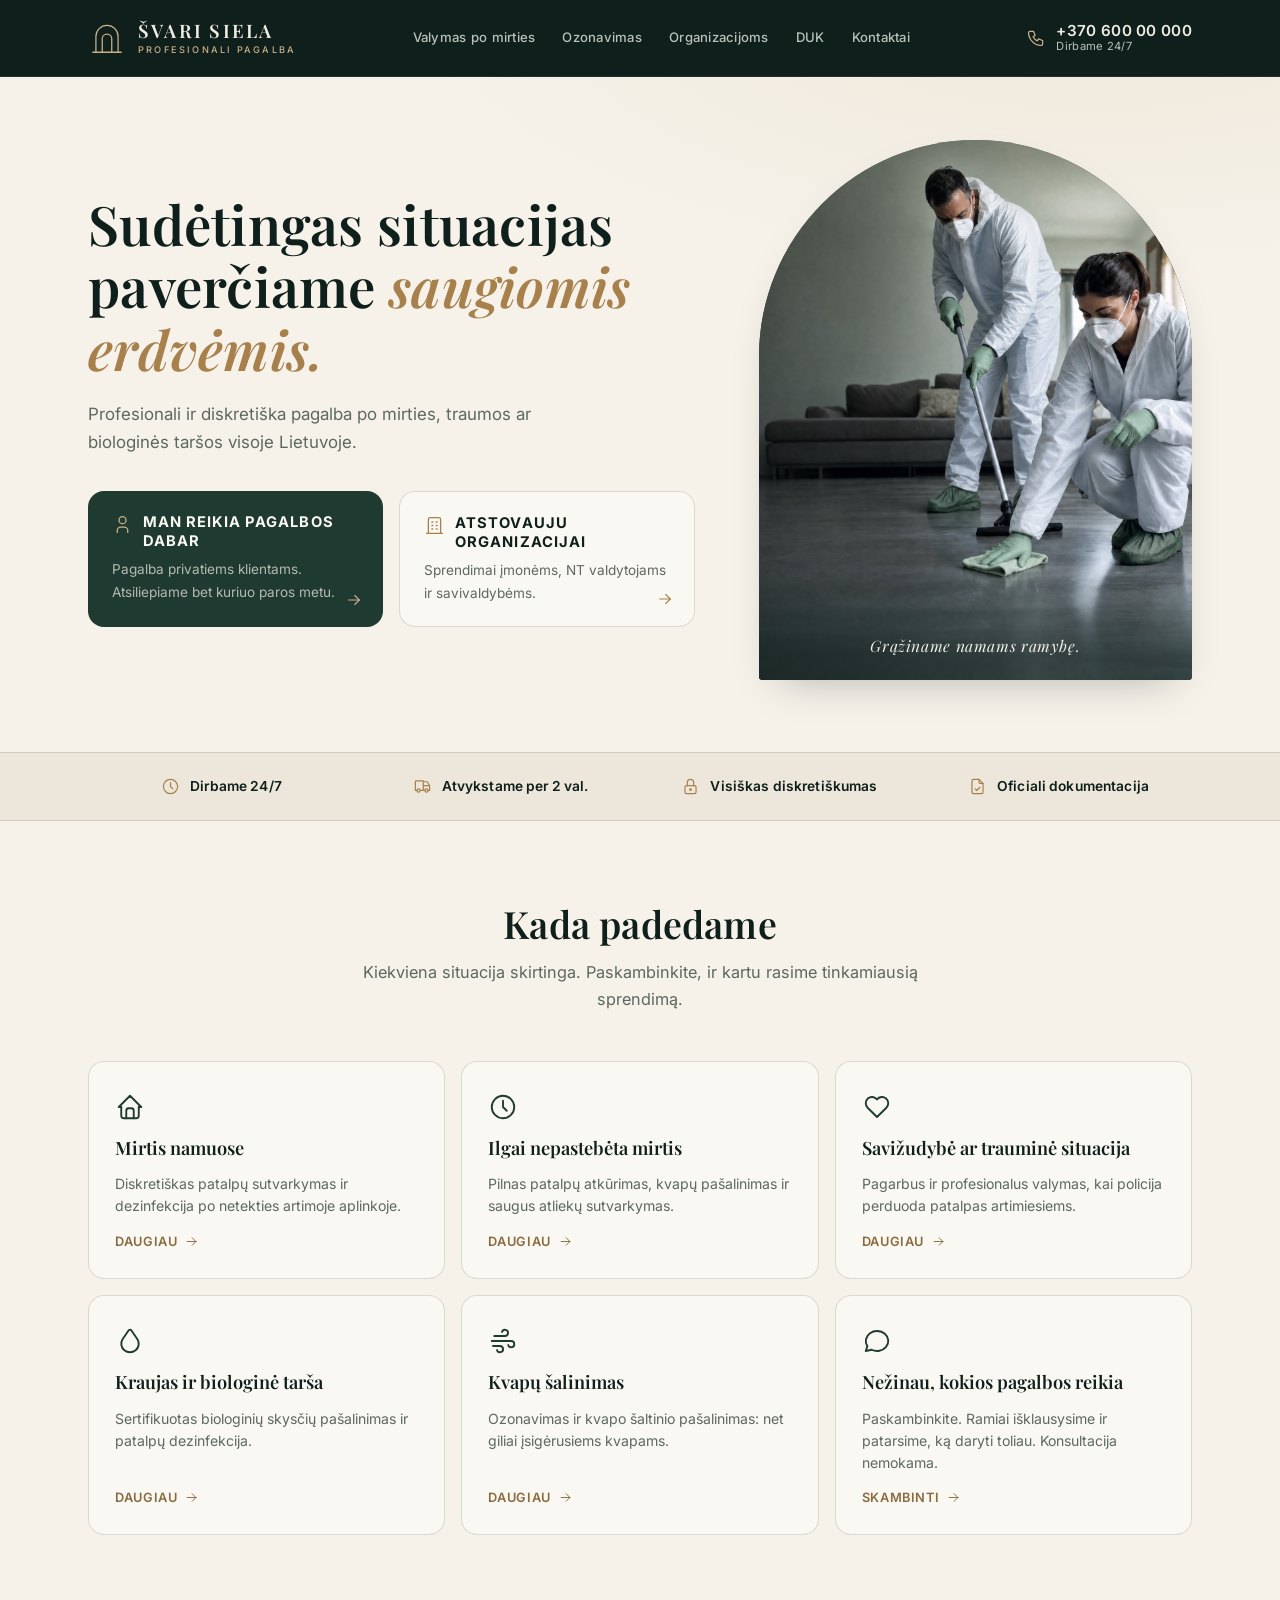
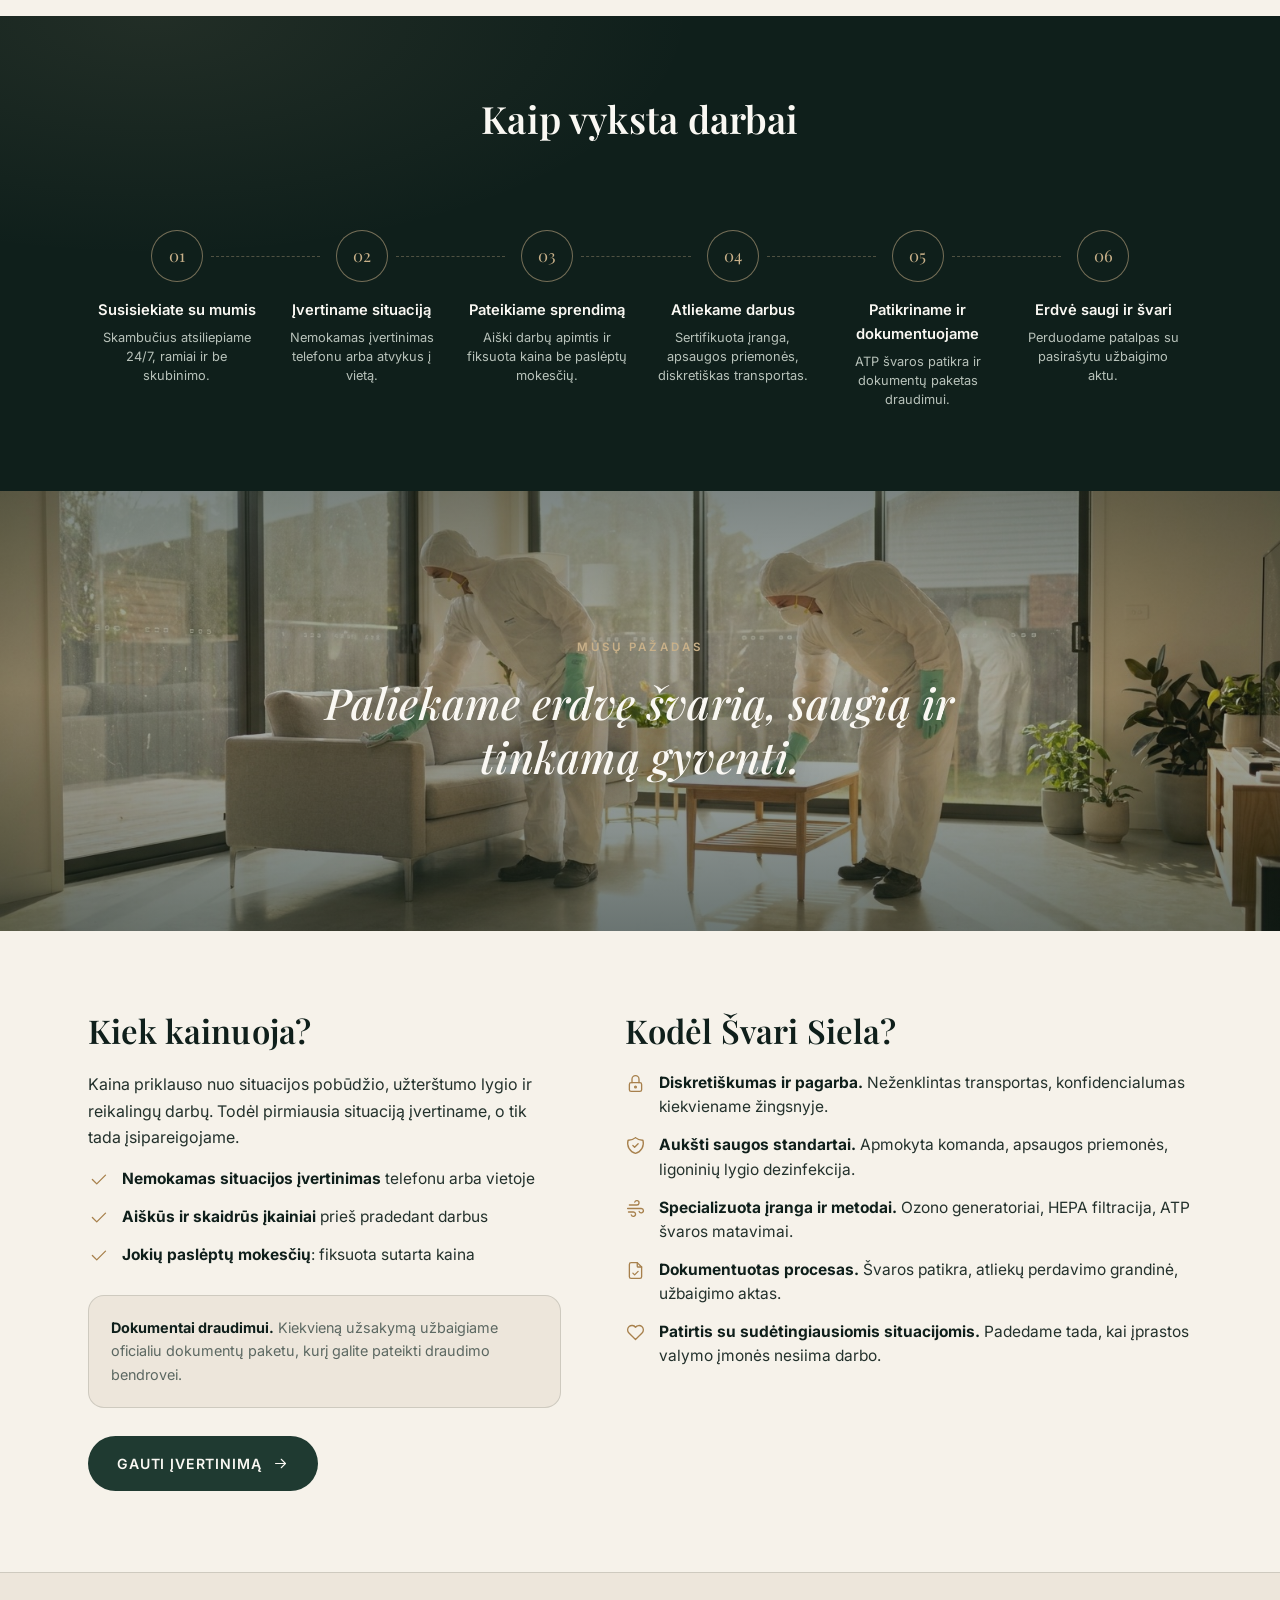
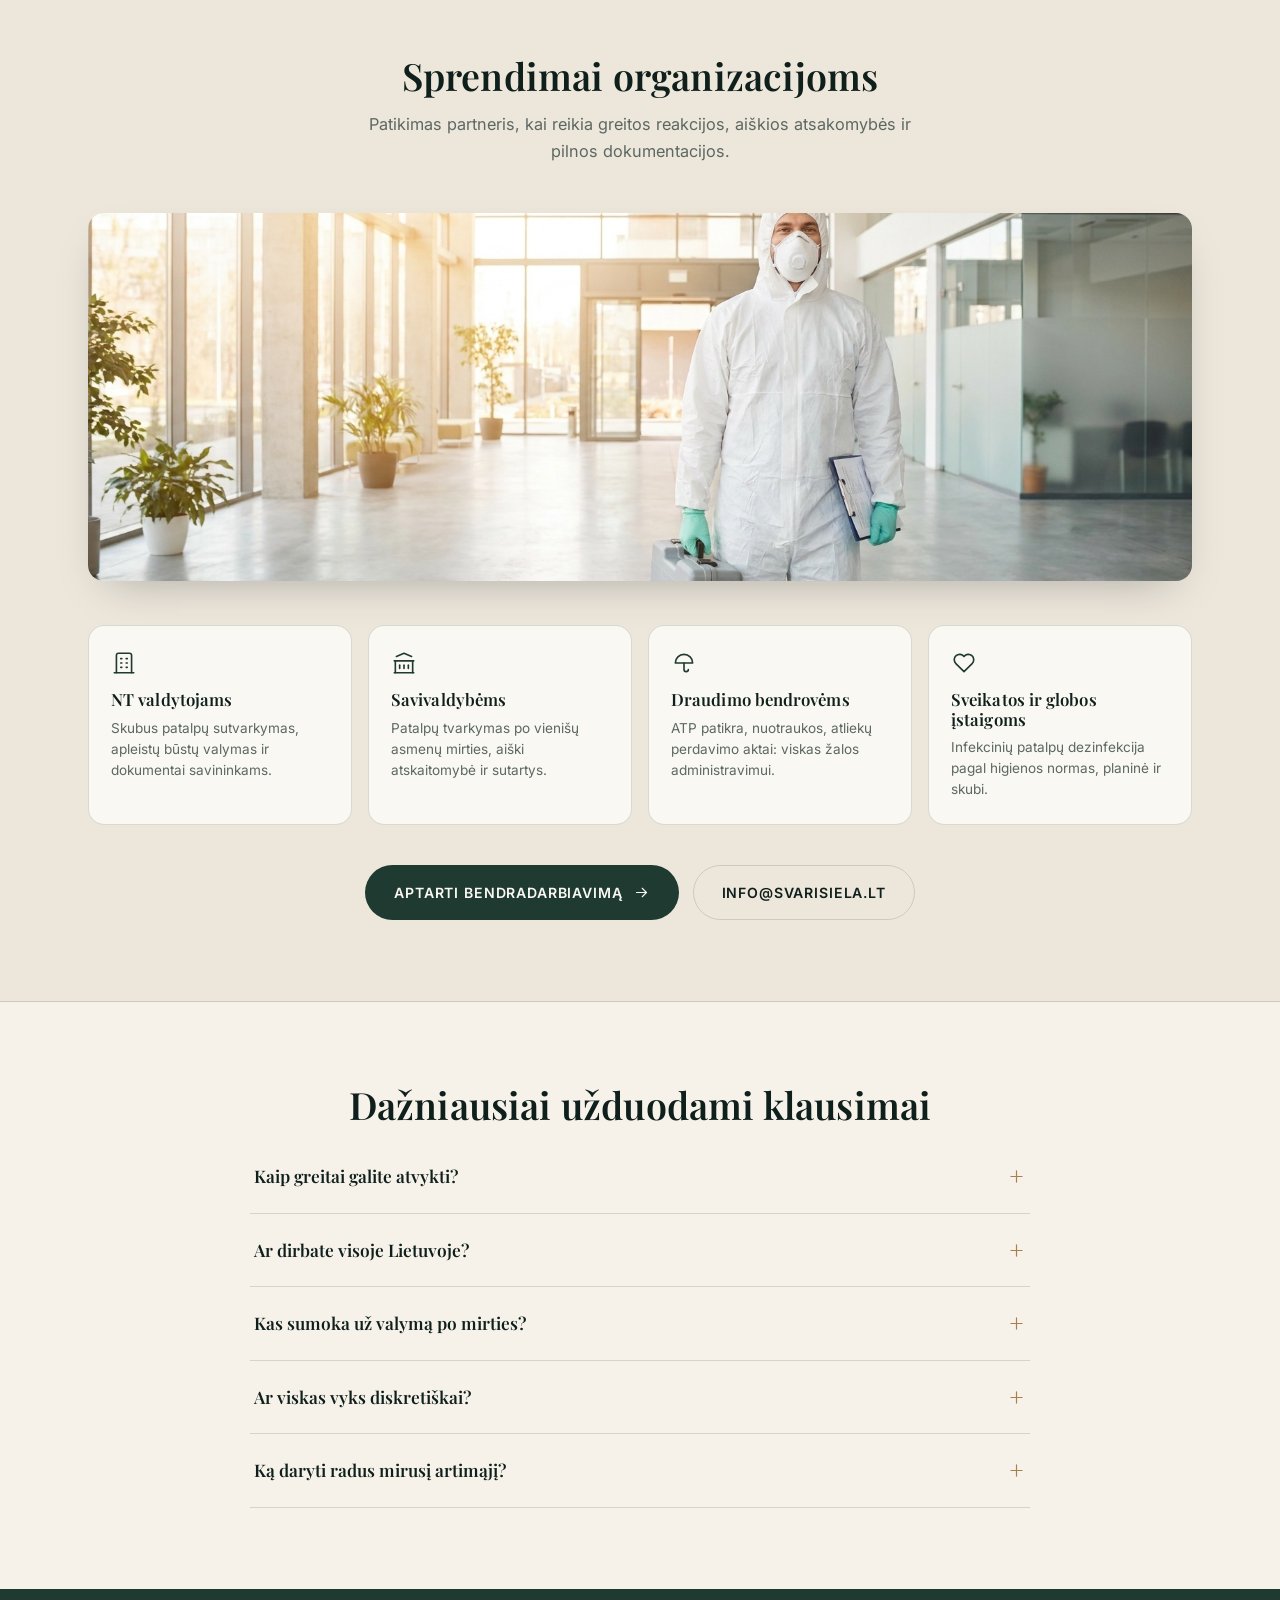
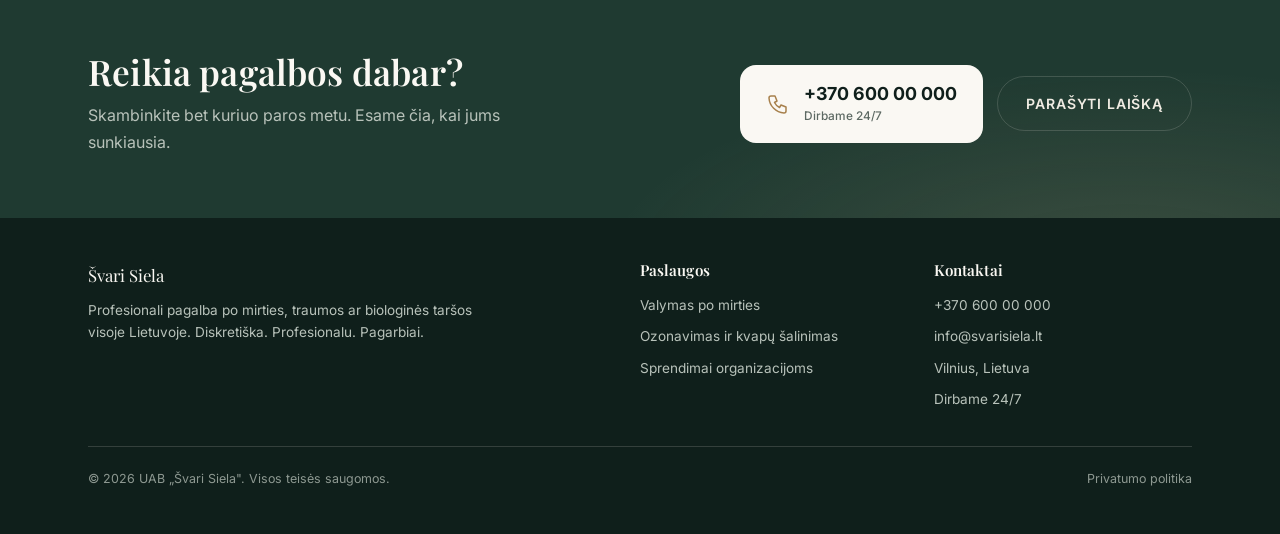
<file: v2/index.html>
<!DOCTYPE html>
<html lang="lt">
<head>
<meta charset="UTF-8">
<meta name="viewport" content="width=device-width, initial-scale=1">
<title>Švari Siela | Specializuotas biologinis valymas 24/7</title>
<meta name="description" content="Profesionali ir diskretiška pagalba po mirties, traumos ar biologinės taršos. Dirbame 24/7, atvykstame per 2 val. Nemokamas situacijos įvertinimas. Skambinkite bet kuriuo metu.">
<meta name="robots" content="noindex"><!-- concept preview: remove before public launch -->
<meta name="theme-color" content="#0f1f1b">
<meta property="og:type" content="website">
<meta property="og:locale" content="lt_LT">
<meta property="og:site_name" content="Švari Siela">
<meta property="og:title" content="Švari Siela | Specializuotas biologinis valymas 24/7">
<meta property="og:description" content="Profesionali ir diskretiška pagalba po mirties, traumos ar biologinės taršos visoje Lietuvoje. Dirbame 24/7, atvykstame per 2 val.">
<link rel="icon" type="image/svg+xml" href="assets/favicon.svg">
<link rel="preconnect" href="https://fonts.googleapis.com">
<link rel="preconnect" href="https://fonts.gstatic.com" crossorigin>
<link href="https://fonts.googleapis.com/css2?family=Inter:wght@400;500;600;700&family=Playfair+Display:ital,wght@0,500;0,600;0,700;1,500&display=swap" rel="stylesheet">
<link rel="stylesheet" href="css/main.css">
<script type="application/ld+json">
{
  "@context": "https://schema.org",
  "@type": "LocalBusiness",
  "name": "Švari Siela",
  "description": "Specializuota biologinio užterštumo valymo įmonė: valymas po mirties, traumos vietos valymas, ozonavimas, kvapų šalinimas, patalpų dezinfekcija.",
  "telephone": "+37060000000",
  "email": "info@svarisiela.lt",
  "address": { "@type": "PostalAddress", "addressLocality": "Vilnius", "addressCountry": "LT" },
  "areaServed": "Lietuva",
  "openingHours": "Mo-Su 00:00-24:00",
  "priceRange": "€€"
}
</script>
</head>
<body>

<!-- Icon sprite (Tabler icons, MIT) -->
<svg xmlns="http://www.w3.org/2000/svg" style="display:none" aria-hidden="true">
  <symbol id="i-phone" viewBox="0 0 24 24" fill="none" stroke="currentColor" stroke-width="1.5" stroke-linecap="round" stroke-linejoin="round"><path d="M5 4h4l2 5l-2.5 1.5a11 11 0 0 0 5 5l1.5 -2.5l5 2v4a2 2 0 0 1 -2 2a16 16 0 0 1 -15 -15a2 2 0 0 1 2 -2"/></symbol>
  <symbol id="i-arrow" viewBox="0 0 24 24" fill="none" stroke="currentColor" stroke-width="1.5" stroke-linecap="round" stroke-linejoin="round"><path d="M5 12h14"/><path d="M13 18l6 -6"/><path d="M13 6l6 6"/></symbol>
  <symbol id="i-menu" viewBox="0 0 24 24" fill="none" stroke="currentColor" stroke-width="1.5" stroke-linecap="round"><path d="M4 6h16"/><path d="M4 12h16"/><path d="M4 18h16"/></symbol>
  <symbol id="i-user" viewBox="0 0 24 24" fill="none" stroke="currentColor" stroke-width="1.5" stroke-linecap="round" stroke-linejoin="round"><path d="M8 7a4 4 0 1 0 8 0a4 4 0 0 0 -8 0"/><path d="M6 21v-2a4 4 0 0 1 4 -4h4a4 4 0 0 1 4 4v2"/></symbol>
  <symbol id="i-building" viewBox="0 0 24 24" fill="none" stroke="currentColor" stroke-width="1.5" stroke-linecap="round" stroke-linejoin="round"><path d="M3 21h18"/><path d="M9 8h1"/><path d="M9 12h1"/><path d="M9 16h1"/><path d="M14 8h1"/><path d="M14 12h1"/><path d="M14 16h1"/><path d="M5 21v-16a2 2 0 0 1 2 -2h10a2 2 0 0 1 2 2v16"/></symbol>
  <symbol id="i-home" viewBox="0 0 24 24" fill="none" stroke="currentColor" stroke-width="1.5" stroke-linecap="round" stroke-linejoin="round"><path d="M5 12l-2 0l9 -9l9 9l-2 0"/><path d="M5 12v7a2 2 0 0 0 2 2h10a2 2 0 0 0 2 -2v-7"/><path d="M9 21v-6a2 2 0 0 1 2 -2h2a2 2 0 0 1 2 2v6"/></symbol>
  <symbol id="i-clock" viewBox="0 0 24 24" fill="none" stroke="currentColor" stroke-width="1.5" stroke-linecap="round" stroke-linejoin="round"><path d="M3 12a9 9 0 1 0 18 0a9 9 0 0 0 -18 0"/><path d="M12 7v5l3 3"/></symbol>
  <symbol id="i-heart" viewBox="0 0 24 24" fill="none" stroke="currentColor" stroke-width="1.5" stroke-linecap="round" stroke-linejoin="round"><path d="M19.5 12.572l-7.5 7.428l-7.5 -7.428a5 5 0 1 1 7.5 -6.566a5 5 0 1 1 7.5 6.572"/></symbol>
  <symbol id="i-droplet" viewBox="0 0 24 24" fill="none" stroke="currentColor" stroke-width="1.5" stroke-linecap="round" stroke-linejoin="round"><path d="M7.502 19.423c2.602 2.105 6.395 2.105 8.996 0c2.602 -2.105 3.262 -5.708 1.566 -8.546l-4.89 -7.26c-.42 -.625 -1.287 -.803 -1.936 -.397a1.376 1.376 0 0 0 -.41 .397l-4.893 7.26c-1.695 2.838 -1.035 6.441 1.567 8.546z"/></symbol>
  <symbol id="i-wind" viewBox="0 0 24 24" fill="none" stroke="currentColor" stroke-width="1.5" stroke-linecap="round" stroke-linejoin="round"><path d="M5 8h8.5a2.5 2.5 0 1 0 -2.34 -3.24"/><path d="M3 12h15.5a2.5 2.5 0 1 1 -2.34 3.24"/><path d="M4 16h5.5a2.5 2.5 0 1 1 -2.34 3.24"/></symbol>
  <symbol id="i-message" viewBox="0 0 24 24" fill="none" stroke="currentColor" stroke-width="1.5" stroke-linecap="round" stroke-linejoin="round"><path d="M3 20l1.3 -3.9c-2.324 -3.437 -1.426 -7.872 2.1 -10.374c3.526 -2.501 8.59 -2.296 11.845 .48c3.255 2.777 3.695 7.266 1.029 10.501c-2.666 3.235 -7.615 4.215 -11.574 2.293l-4.7 1"/></symbol>
  <symbol id="i-check" viewBox="0 0 24 24" fill="none" stroke="currentColor" stroke-width="1.5" stroke-linecap="round" stroke-linejoin="round"><path d="M5 12l5 5l10 -10"/></symbol>
  <symbol id="i-shield" viewBox="0 0 24 24" fill="none" stroke="currentColor" stroke-width="1.5" stroke-linecap="round" stroke-linejoin="round"><path d="M12 3a12 12 0 0 0 8.5 3a12 12 0 0 1 -8.5 15a12 12 0 0 1 -8.5 -15a12 12 0 0 0 8.5 -3"/><path d="M9 12l2 2l4 -4"/></symbol>
  <symbol id="i-file" viewBox="0 0 24 24" fill="none" stroke="currentColor" stroke-width="1.5" stroke-linecap="round" stroke-linejoin="round"><path d="M14 3v4a1 1 0 0 0 1 1h4"/><path d="M17 21h-10a2 2 0 0 1 -2 -2v-14a2 2 0 0 1 2 -2h7l5 5v11a2 2 0 0 1 -2 2z"/><path d="M9 15l2 2l4 -4"/></symbol>
  <symbol id="i-plus" viewBox="0 0 24 24" fill="none" stroke="currentColor" stroke-width="1.5" stroke-linecap="round"><path d="M12 5v14"/><path d="M5 12h14"/></symbol>
  <symbol id="i-lock" viewBox="0 0 24 24" fill="none" stroke="currentColor" stroke-width="1.5" stroke-linecap="round" stroke-linejoin="round"><path d="M5 13a2 2 0 0 1 2 -2h10a2 2 0 0 1 2 2v6a2 2 0 0 1 -2 2h-10a2 2 0 0 1 -2 -2v-6z"/><path d="M11 16a1 1 0 1 0 2 0a1 1 0 0 0 -2 0"/><path d="M8 11v-4a4 4 0 1 1 8 0v4"/></symbol>
  <symbol id="i-truck" viewBox="0 0 24 24" fill="none" stroke="currentColor" stroke-width="1.5" stroke-linecap="round" stroke-linejoin="round"><path d="M7 17m-2 0a2 2 0 1 0 4 0a2 2 0 1 0 -4 0"/><path d="M17 17m-2 0a2 2 0 1 0 4 0a2 2 0 1 0 -4 0"/><path d="M5 17h-2v-11a1 1 0 0 1 1 -1h9v12m-4 0h6m4 0h2v-6h-8m0 -5h5l3 5"/></symbol>
  <symbol id="i-bank" viewBox="0 0 24 24" fill="none" stroke="currentColor" stroke-width="1.5" stroke-linecap="round" stroke-linejoin="round"><path d="M3 21h18"/><path d="M3 10h18"/><path d="M5 6l7 -3l7 3"/><path d="M4 10v11"/><path d="M20 10v11"/><path d="M8 14v3"/><path d="M12 14v3"/><path d="M16 14v3"/></symbol>
  <symbol id="i-umbrella" viewBox="0 0 24 24" fill="none" stroke="currentColor" stroke-width="1.5" stroke-linecap="round" stroke-linejoin="round"><path d="M4 12a8 8 0 0 1 16 0z"/><path d="M12 12v6a2 2 0 0 0 4 0"/></symbol>
</svg>

<header class="site-header">
  <div class="wrap">
    <a class="brand" href="index.html" aria-label="Švari Siela – pradžia">
      <svg class="brand-mark" viewBox="0 0 48 48" fill="none" stroke="currentColor" stroke-width="1.6" stroke-linecap="round" aria-hidden="true">
        <path d="M10 42V22a14 14 0 0 1 28 0v20"/>
        <path d="M18 42V25a6 6 0 0 1 12 0v17"/>
        <path d="M6 42h36"/>
      </svg>
      <span class="brand-name">ŠVARI SIELA<span class="brand-tag">PROFESIONALI PAGALBA</span></span>
    </a>
    <nav class="site-nav" aria-label="Pagrindinė navigacija">
      <a href="valymas-po-mirties.html">Valymas po mirties</a>
      <a href="ozonavimas.html">Ozonavimas</a>
      <a href="#organizacijoms">Organizacijoms</a>
      <a href="#duk">DUK</a>
      <a href="#kontaktai">Kontaktai</a>
    </nav>
    <a class="header-call" href="tel:+37060000000">
      <svg aria-hidden="true"><use href="#i-phone"/></svg>
      <span class="num">+370 600 00 000<span class="always">Dirbame 24/7</span></span>
    </a>
    <button class="nav-toggle" aria-expanded="false" aria-label="Atidaryti meniu">
      <svg aria-hidden="true"><use href="#i-menu"/></svg>
    </button>
  </div>
</header>

<main>

  <section class="hero">
    <div class="wrap hero-grid">
      <div>
        <h1>Sudėtingas situacijas paverčiame <em>saugiomis erdvėmis.</em></h1>
        <p class="hero-sub">Profesionali ir diskretiška pagalba po mirties, traumos ar biologinės taršos visoje Lietuvoje.</p>
        <div class="hero-ctas">
          <a class="cta-card cta-dark" href="tel:+37060000000">
            <span class="cta-title"><svg aria-hidden="true"><use href="#i-user"/></svg>Man reikia pagalbos dabar</span>
            <span class="cta-note">Pagalba privatiems klientams. Atsiliepiame bet kuriuo paros metu.</span>
            <svg class="cta-arrow" aria-hidden="true"><use href="#i-arrow"/></svg>
          </a>
          <a class="cta-card cta-light" href="#organizacijoms">
            <span class="cta-title"><svg aria-hidden="true"><use href="#i-building"/></svg>Atstovauju organizacijai</span>
            <span class="cta-note">Sprendimai įmonėms, NT valdytojams ir savivaldybėms.</span>
            <svg class="cta-arrow" aria-hidden="true"><use href="#i-arrow"/></svg>
          </a>
        </div>
      </div>
      <div class="hero-visual" aria-hidden="true">
        <div class="hero-arch has-photo">
          <img class="arch-img" src="assets/hero-crew.jpg" alt="" width="1600" height="1600" fetchpriority="high">
          <div class="hero-arch-caption">Grąžiname namams ramybę.</div>
        </div>
      </div>
    </div>
  </section>

  <div class="trust-band" role="list" aria-label="Kodėl mumis pasitiki">
    <div class="wrap">
      <div class="trust-item" role="listitem"><svg aria-hidden="true"><use href="#i-clock"/></svg>Dirbame 24/7</div>
      <div class="trust-item" role="listitem"><svg aria-hidden="true"><use href="#i-truck"/></svg>Atvykstame per 2 val.</div>
      <div class="trust-item" role="listitem"><svg aria-hidden="true"><use href="#i-lock"/></svg>Visiškas diskretiškumas</div>
      <div class="trust-item" role="listitem"><svg aria-hidden="true"><use href="#i-file"/></svg>Oficiali dokumentacija</div>
    </div>
  </div>

  <section class="section" id="kada-padedame">
    <div class="wrap">
      <h2 class="section-title reveal">Kada padedame</h2>
      <p class="section-lead reveal">Kiekviena situacija skirtinga. Paskambinkite, ir kartu rasime tinkamiausią sprendimą.</p>
      <div class="situation-grid">
        <a class="situation reveal" href="valymas-po-mirties.html">
          <svg aria-hidden="true"><use href="#i-home"/></svg>
          <span class="s-name">Mirtis namuose</span>
          <p class="s-desc">Diskretiškas patalpų sutvarkymas ir dezinfekcija po netekties artimoje aplinkoje.</p>
          <span class="s-more">Daugiau<svg aria-hidden="true"><use href="#i-arrow"/></svg></span>
        </a>
        <a class="situation reveal" href="valymas-po-mirties.html">
          <svg aria-hidden="true"><use href="#i-clock"/></svg>
          <span class="s-name">Ilgai nepastebėta mirtis</span>
          <p class="s-desc">Pilnas patalpų atkūrimas, kvapų pašalinimas ir saugus atliekų sutvarkymas.</p>
          <span class="s-more">Daugiau<svg aria-hidden="true"><use href="#i-arrow"/></svg></span>
        </a>
        <a class="situation reveal" href="valymas-po-mirties.html">
          <svg aria-hidden="true"><use href="#i-heart"/></svg>
          <span class="s-name">Savižudybė ar trauminė situacija</span>
          <p class="s-desc">Pagarbus ir profesionalus valymas, kai policija perduoda patalpas artimiesiems.</p>
          <span class="s-more">Daugiau<svg aria-hidden="true"><use href="#i-arrow"/></svg></span>
        </a>
        <a class="situation reveal" href="valymas-po-mirties.html">
          <svg aria-hidden="true"><use href="#i-droplet"/></svg>
          <span class="s-name">Kraujas ir biologinė tarša</span>
          <p class="s-desc">Sertifikuotas biologinių skysčių pašalinimas ir patalpų dezinfekcija.</p>
          <span class="s-more">Daugiau<svg aria-hidden="true"><use href="#i-arrow"/></svg></span>
        </a>
        <a class="situation reveal" href="ozonavimas.html">
          <svg aria-hidden="true"><use href="#i-wind"/></svg>
          <span class="s-name">Kvapų šalinimas</span>
          <p class="s-desc">Ozonavimas ir kvapo šaltinio pašalinimas: net giliai įsigėrusiems kvapams.</p>
          <span class="s-more">Daugiau<svg aria-hidden="true"><use href="#i-arrow"/></svg></span>
        </a>
        <a class="situation reveal" href="tel:+37060000000">
          <svg aria-hidden="true"><use href="#i-message"/></svg>
          <span class="s-name">Nežinau, kokios pagalbos reikia</span>
          <p class="s-desc">Paskambinkite. Ramiai išklausysime ir patarsime, ką daryti toliau. Konsultacija nemokama.</p>
          <span class="s-more">Skambinti<svg aria-hidden="true"><use href="#i-arrow"/></svg></span>
        </a>
      </div>
    </div>
  </section>

  <section class="section process" id="procesas">
    <div class="wrap">
      <h2 class="section-title reveal">Kaip vyksta darbai</h2>
      <p class="section-lead reveal">Aiškus procesas nuo pirmo skambučio iki patikrintos, saugios erdvės.</p>
      <div class="process-steps">
        <div class="process-step reveal">
          <div class="p-num">01</div>
          <div class="p-name">Susisiekiate su mumis</div>
          <p class="p-desc">Skambučius atsiliepiame 24/7, ramiai ir be skubinimo.</p>
        </div>
        <div class="process-step reveal">
          <div class="p-num">02</div>
          <div class="p-name">Įvertiname situaciją</div>
          <p class="p-desc">Nemokamas įvertinimas telefonu arba atvykus į vietą.</p>
        </div>
        <div class="process-step reveal">
          <div class="p-num">03</div>
          <div class="p-name">Pateikiame sprendimą</div>
          <p class="p-desc">Aiški darbų apimtis ir fiksuota kaina be paslėptų mokesčių.</p>
        </div>
        <div class="process-step reveal">
          <div class="p-num">04</div>
          <div class="p-name">Atliekame darbus</div>
          <p class="p-desc">Sertifikuota įranga, apsaugos priemonės, diskretiškas transportas.</p>
        </div>
        <div class="process-step reveal">
          <div class="p-num">05</div>
          <div class="p-name">Patikriname ir dokumentuojame</div>
          <p class="p-desc">ATP švaros patikra ir dokumentų paketas draudimui.</p>
        </div>
        <div class="process-step reveal">
          <div class="p-num">06</div>
          <div class="p-name">Erdvė saugi ir švari</div>
          <p class="p-desc">Perduodame patalpas su pasirašytu užbaigimo aktu.</p>
        </div>
      </div>
    </div>
  </section>

  <section class="image-band" aria-label="Mūsų pažadas">
    <img src="assets/home-atmosphere.jpg" alt="" loading="lazy" width="2000" height="857">
    <div class="band-inner reveal">
      <p class="band-eyebrow">Mūsų pažadas</p>
      <h2>Paliekame erdvę švarią, saugią ir tinkamą gyventi.</h2>
    </div>
  </section>

  <section class="section" id="kaina">
    <div class="wrap split-2">
      <div class="reveal">
        <h2>Kiek kainuoja?</h2>
        <p>Kaina priklauso nuo situacijos pobūdžio, užterštumo lygio ir reikalingų darbų. Todėl pirmiausia situaciją įvertiname, o tik tada įsipareigojame.</p>
        <ul class="check-list">
          <li><svg aria-hidden="true"><use href="#i-check"/></svg><span><strong>Nemokamas situacijos įvertinimas</strong> telefonu arba vietoje</span></li>
          <li><svg aria-hidden="true"><use href="#i-check"/></svg><span><strong>Aiškūs ir skaidrūs įkainiai</strong> prieš pradedant darbus</span></li>
          <li><svg aria-hidden="true"><use href="#i-check"/></svg><span><strong>Jokių paslėptų mokesčių</strong>: fiksuota sutarta kaina</span></li>
        </ul>
        <div class="price-note">
          <strong>Dokumentai draudimui.</strong> Kiekvieną užsakymą užbaigiame oficialiu dokumentų paketu, kurį galite pateikti draudimo bendrovei.
        </div>
        <a class="btn btn-primary" href="tel:+37060000000">Gauti įvertinimą<svg aria-hidden="true"><use href="#i-arrow"/></svg></a>
      </div>
      <div class="reveal">
        <h2>Kodėl Švari Siela?</h2>
        <ul class="check-list">
          <li><svg aria-hidden="true"><use href="#i-lock"/></svg><span><strong>Diskretiškumas ir pagarba.</strong> Neženklintas transportas, konfidencialumas kiekviename žingsnyje.</span></li>
          <li><svg aria-hidden="true"><use href="#i-shield"/></svg><span><strong>Aukšti saugos standartai.</strong> Apmokyta komanda, apsaugos priemonės, ligoninių lygio dezinfekcija.</span></li>
          <li><svg aria-hidden="true"><use href="#i-wind"/></svg><span><strong>Specializuota įranga ir metodai.</strong> Ozono generatoriai, HEPA filtracija, ATP švaros matavimai.</span></li>
          <li><svg aria-hidden="true"><use href="#i-file"/></svg><span><strong>Dokumentuotas procesas.</strong> Švaros patikra, atliekų perdavimo grandinė, užbaigimo aktas.</span></li>
          <li><svg aria-hidden="true"><use href="#i-heart"/></svg><span><strong>Patirtis su sudėtingiausiomis situacijomis.</strong> Padedame tada, kai įprastos valymo įmonės nesiima darbo.</span></li>
        </ul>
      </div>
    </div>
  </section>

  <section class="section b2b" id="organizacijoms">
    <div class="wrap">
      <h2 class="section-title reveal">Sprendimai organizacijoms</h2>
      <p class="section-lead reveal">Patikimas partneris, kai reikia greitos reakcijos, aiškios atsakomybės ir pilnos dokumentacijos.</p>
      <div class="b2b-banner reveal">
        <img src="assets/home-b2b.jpg" alt="" loading="lazy" width="1600" height="533">
      </div>
      <div class="b2b-grid">
        <div class="b2b-card reveal">
          <svg aria-hidden="true"><use href="#i-building"/></svg>
          <h3>NT valdytojams</h3>
          <p>Skubus patalpų sutvarkymas, apleistų būstų valymas ir dokumentai savininkams.</p>
        </div>
        <div class="b2b-card reveal">
          <svg aria-hidden="true"><use href="#i-bank"/></svg>
          <h3>Savivaldybėms</h3>
          <p>Patalpų tvarkymas po vienišų asmenų mirties, aiški atskaitomybė ir sutartys.</p>
        </div>
        <div class="b2b-card reveal">
          <svg aria-hidden="true"><use href="#i-umbrella"/></svg>
          <h3>Draudimo bendrovėms</h3>
          <p>ATP patikra, nuotraukos, atliekų perdavimo aktai: viskas žalos administravimui.</p>
        </div>
        <div class="b2b-card reveal">
          <svg aria-hidden="true"><use href="#i-heart"/></svg>
          <h3>Sveikatos ir globos įstaigoms</h3>
          <p>Infekcinių patalpų dezinfekcija pagal higienos normas, planinė ir skubi.</p>
        </div>
      </div>
      <div class="b2b-actions reveal">
        <a class="btn btn-primary" href="tel:+37060000000">Aptarti bendradarbiavimą<svg aria-hidden="true"><use href="#i-arrow"/></svg></a>
        <a class="btn btn-outline" href="mailto:info@svarisiela.lt">info@svarisiela.lt</a>
      </div>
    </div>
  </section>

  <section class="section" id="duk">
    <div class="wrap">
      <h2 class="section-title reveal">Dažniausiai užduodami klausimai</h2>
      <div class="faq-list reveal">
        <details class="faq-item">
          <summary>Kaip greitai galite atvykti?<svg aria-hidden="true"><use href="#i-plus"/></svg></summary>
          <div class="faq-body"><p>Vilniuje ir aplink jį atvykstame per 2 valandas. Kituose Lietuvos miestuose atvykimo laiką suderiname skambučio metu. Skubiais atvejais komandą išsiunčiame iš karto.</p></div>
        </details>
        <details class="faq-item">
          <summary>Ar dirbate visoje Lietuvoje?<svg aria-hidden="true"><use href="#i-plus"/></svg></summary>
          <div class="faq-body"><p>Taip. Pagrindinė komanda dirba Vilniuje, tačiau po mirties, traumos ar didelės taršos atvejais vykstame į visą Lietuvą.</p></div>
        </details>
        <details class="faq-item">
          <summary>Kas sumoka už valymą po mirties?<svg aria-hidden="true"><use href="#i-plus"/></svg></summary>
          <div class="faq-body"><p>Dažniausiai artimieji arba būsto savininkas. Jei būstas draustas, dalis išlaidų gali būti kompensuojama: parengiame visus draudimui reikalingus dokumentus. Savivaldybių administruojamais atvejais dirbame pagal sutartį su institucija.</p></div>
        </details>
        <details class="faq-item">
          <summary>Ar viskas vyks diskretiškai?<svg aria-hidden="true"><use href="#i-plus"/></svg></summary>
          <div class="faq-body"><p>Taip. Atvykstame neženklintu transportu, kaimynai nesužinos apie darbų pobūdį. Visa informacija saugoma laikantis konfidencialumo įsipareigojimų ir BDAR reikalavimų.</p></div>
        </details>
        <details class="faq-item">
          <summary>Ką daryti radus mirusį artimąjį?<svg aria-hidden="true"><use href="#i-plus"/></svg></summary>
          <div class="faq-body"><p>Pirmiausia kvieskite bendrąjį pagalbos centrą telefonu 112. Kai tarnybos baigs darbą ir patalpos bus perduotos jums, paskambinkite mums: pasirūpinsime visu likusiu procesu, kad jums nereikėtų grįžti į nesutvarkytą erdvę.</p></div>
        </details>
      </div>
    </div>
  </section>

  <section class="cta-band" id="kontaktai">
    <div class="wrap">
      <div>
        <h2>Reikia pagalbos dabar?</h2>
        <p>Skambinkite bet kuriuo paros metu. Esame čia, kai jums sunkiausia.</p>
      </div>
      <div class="cta-band-actions">
        <a class="cta-band-phone" href="tel:+37060000000">
          <svg aria-hidden="true"><use href="#i-phone"/></svg>
          <span><span class="num">+370 600 00 000</span><span class="always">Dirbame 24/7</span></span>
        </a>
        <a class="btn btn-outline-inv" href="mailto:info@svarisiela.lt">Parašyti laišką</a>
      </div>
    </div>
  </section>

</main>

<footer class="site-footer">
  <div class="wrap">
    <div class="footer-grid">
      <div>
        <div class="footer-brand-line">Švari Siela</div>
        <p class="footer-note">Profesionali pagalba po mirties, traumos ar biologinės taršos visoje Lietuvoje. Diskretiška. Profesionalu. Pagarbiai.</p>
      </div>
      <div>
        <h4>Paslaugos</h4>
        <ul>
          <li><a href="valymas-po-mirties.html">Valymas po mirties</a></li>
          <li><a href="ozonavimas.html">Ozonavimas ir kvapų šalinimas</a></li>
          <li><a href="index.html#organizacijoms">Sprendimai organizacijoms</a></li>
        </ul>
      </div>
      <div>
        <h4>Kontaktai</h4>
        <ul>
          <li><a href="tel:+37060000000">+370 600 00 000</a></li>
          <li><a href="mailto:info@svarisiela.lt">info@svarisiela.lt</a></li>
          <li>Vilnius, Lietuva</li>
          <li>Dirbame 24/7</li>
        </ul>
      </div>
    </div>
    <div class="footer-bottom">
      <span>© 2026 UAB „Švari Siela". Visos teisės saugomos.</span>
      <span>Privatumo politika</span>
    </div>
  </div>
</footer>

<div class="mobile-call-bar">
  <a href="tel:+37060000000">
    <svg aria-hidden="true"><use href="#i-phone"/></svg>
    +370 600 00 000
    <span class="always">24/7</span>
  </a>
</div>

<script src="js/main.js" defer></script>
</body>
</html>
</file>
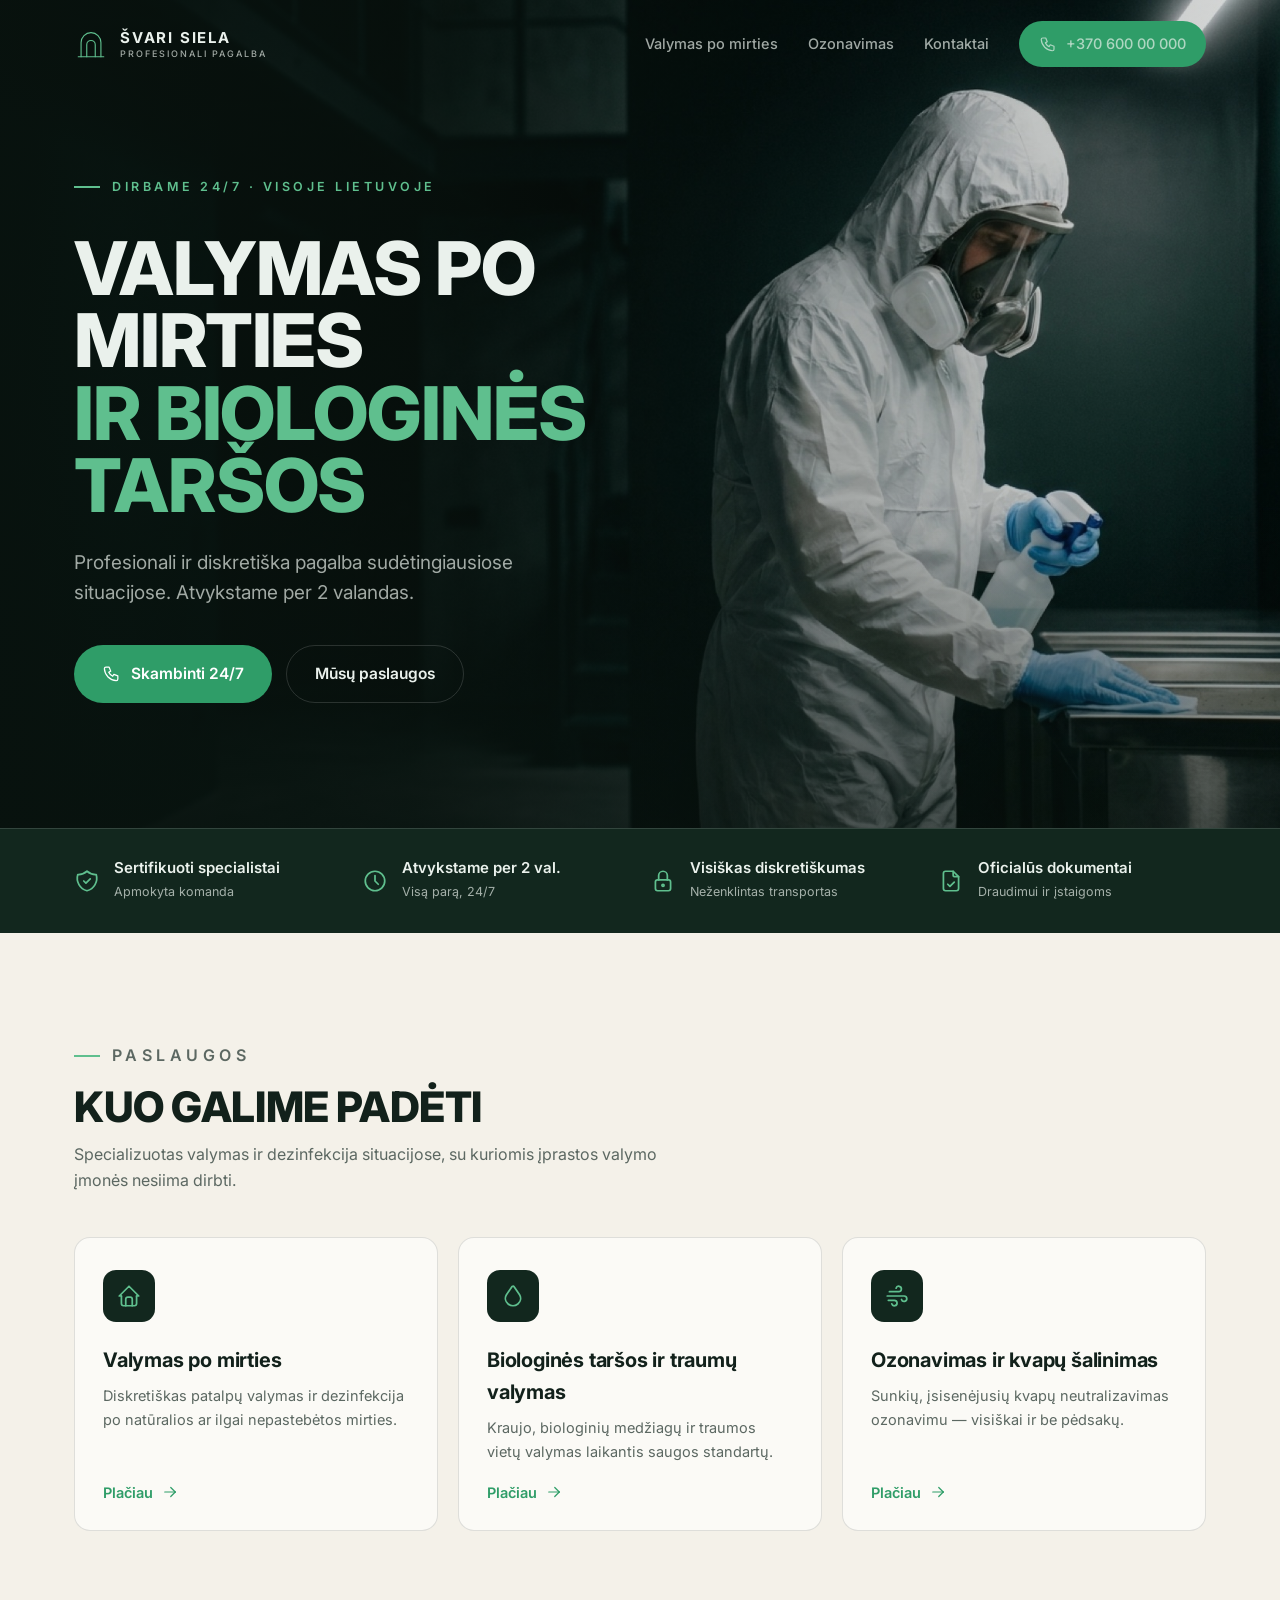
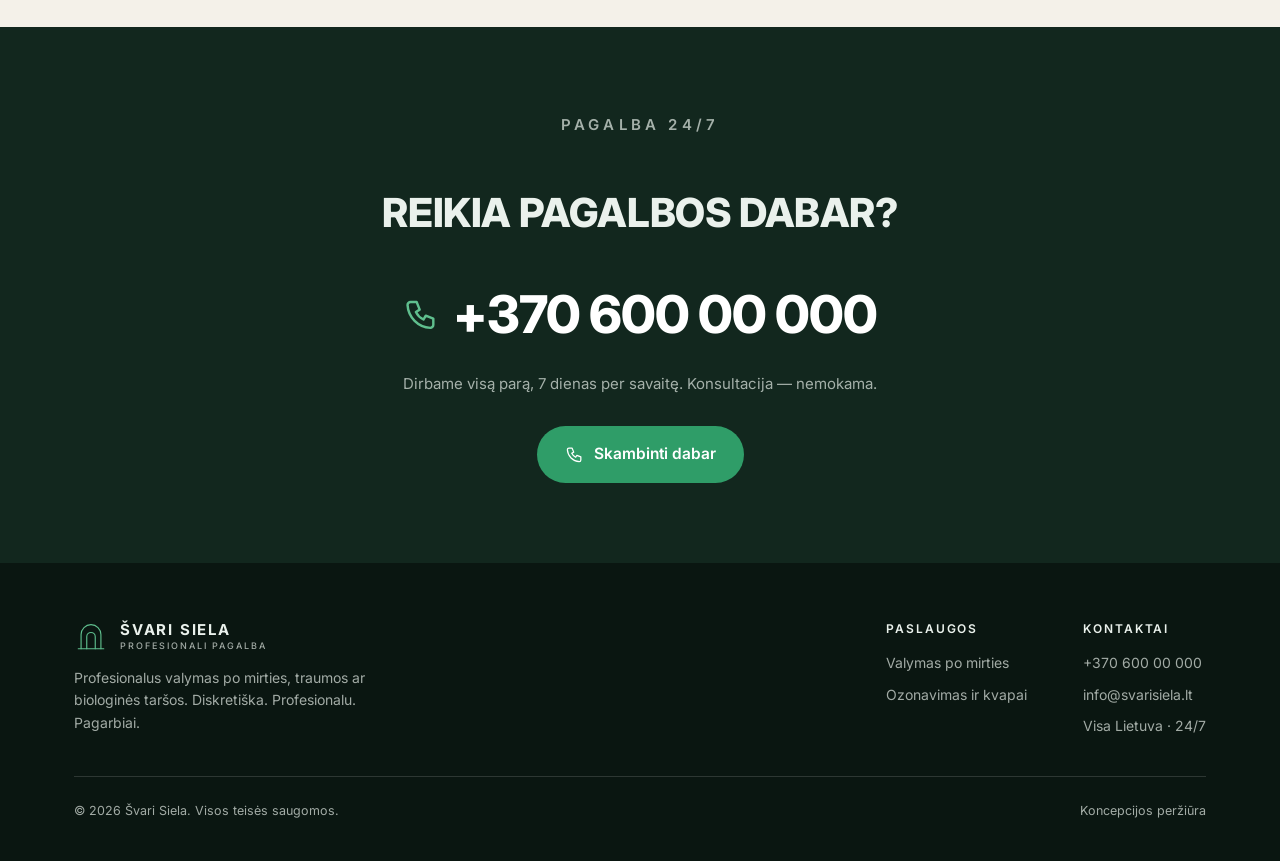
<file: v3/index.html>
<!DOCTYPE html>
<html lang="lt">
<head>
<meta charset="UTF-8">
<meta name="viewport" content="width=device-width, initial-scale=1">
<title>Švari Siela | Valymas po mirties ir biologinės taršos valymas 24/7</title>
<meta name="description" content="Profesionalus valymas po mirties, biologinės taršos ir traumų vietų valymas, ozonavimas. Dirbame 24/7 visoje Lietuvoje, atvykstame per 2 val. Diskretiška ir saugu.">
<meta name="robots" content="noindex"><!-- concept preview: remove before public launch -->
<meta name="theme-color" content="#0a1611">
<meta property="og:type" content="website">
<meta property="og:locale" content="lt_LT">
<meta property="og:site_name" content="Švari Siela">
<meta property="og:title" content="Švari Siela | Valymas po mirties ir biologinės taršos valymas 24/7">
<meta property="og:description" content="Profesionali ir diskretiška pagalba po mirties, traumos ar biologinės taršos. Dirbame 24/7 visoje Lietuvoje.">
<link rel="icon" type="image/svg+xml" href="assets/favicon.svg">
<link rel="preconnect" href="https://fonts.googleapis.com">
<link rel="preconnect" href="https://fonts.gstatic.com" crossorigin>
<link href="https://fonts.googleapis.com/css2?family=Inter:wght@400;500;600;700;800&display=swap" rel="stylesheet">
<link rel="stylesheet" href="css/home.css">
<script type="application/ld+json">
{
  "@context": "https://schema.org",
  "@type": "LocalBusiness",
  "name": "Švari Siela",
  "description": "Specializuota biologinio užterštumo valymo įmonė: valymas po mirties, traumos vietos valymas, ozonavimas, kvapų šalinimas, patalpų dezinfekcija.",
  "telephone": "+37060000000",
  "email": "info@svarisiela.lt",
  "address": { "@type": "PostalAddress", "addressLocality": "Vilnius", "addressCountry": "LT" },
  "areaServed": "Lietuva",
  "openingHours": "Mo-Su 00:00-24:00",
  "priceRange": "€€"
}
</script>
</head>
<body>

<!-- Icon sprite (Tabler icons, MIT) -->
<svg xmlns="http://www.w3.org/2000/svg" style="display:none" aria-hidden="true">
  <symbol id="i-phone" viewBox="0 0 24 24" fill="none" stroke="currentColor" stroke-width="1.6" stroke-linecap="round" stroke-linejoin="round"><path d="M5 4h4l2 5l-2.5 1.5a11 11 0 0 0 5 5l1.5 -2.5l5 2v4a2 2 0 0 1 -2 2a16 16 0 0 1 -15 -15a2 2 0 0 1 2 -2"/></symbol>
  <symbol id="i-arrow" viewBox="0 0 24 24" fill="none" stroke="currentColor" stroke-width="1.6" stroke-linecap="round" stroke-linejoin="round"><path d="M5 12h14"/><path d="M13 18l6 -6"/><path d="M13 6l6 6"/></symbol>
  <symbol id="i-shield" viewBox="0 0 24 24" fill="none" stroke="currentColor" stroke-width="1.6" stroke-linecap="round" stroke-linejoin="round"><path d="M12 3a12 12 0 0 0 8.5 3a12 12 0 0 1 -8.5 15a12 12 0 0 1 -8.5 -15a12 12 0 0 0 8.5 -3"/><path d="M9 12l2 2l4 -4"/></symbol>
  <symbol id="i-clock" viewBox="0 0 24 24" fill="none" stroke="currentColor" stroke-width="1.6" stroke-linecap="round" stroke-linejoin="round"><path d="M3 12a9 9 0 1 0 18 0a9 9 0 0 0 -18 0"/><path d="M12 7v5l3 3"/></symbol>
  <symbol id="i-lock" viewBox="0 0 24 24" fill="none" stroke="currentColor" stroke-width="1.6" stroke-linecap="round" stroke-linejoin="round"><path d="M5 13a2 2 0 0 1 2 -2h10a2 2 0 0 1 2 2v6a2 2 0 0 1 -2 2h-10a2 2 0 0 1 -2 -2v-6z"/><path d="M11 16a1 1 0 1 0 2 0a1 1 0 0 0 -2 0"/><path d="M8 11v-4a4 4 0 1 1 8 0v4"/></symbol>
  <symbol id="i-file" viewBox="0 0 24 24" fill="none" stroke="currentColor" stroke-width="1.6" stroke-linecap="round" stroke-linejoin="round"><path d="M14 3v4a1 1 0 0 0 1 1h4"/><path d="M17 21h-10a2 2 0 0 1 -2 -2v-14a2 2 0 0 1 2 -2h7l5 5v11a2 2 0 0 1 -2 2z"/><path d="M9 15l2 2l4 -4"/></symbol>
  <symbol id="i-home" viewBox="0 0 24 24" fill="none" stroke="currentColor" stroke-width="1.6" stroke-linecap="round" stroke-linejoin="round"><path d="M5 12l-2 0l9 -9l9 9l-2 0"/><path d="M5 12v7a2 2 0 0 0 2 2h10a2 2 0 0 0 2 -2v-7"/><path d="M9 21v-6a2 2 0 0 1 2 -2h2a2 2 0 0 1 2 2v6"/></symbol>
  <symbol id="i-droplet" viewBox="0 0 24 24" fill="none" stroke="currentColor" stroke-width="1.6" stroke-linecap="round" stroke-linejoin="round"><path d="M7.502 19.423c2.602 2.105 6.395 2.105 8.996 0c2.602 -2.105 3.262 -5.708 1.566 -8.546l-4.89 -7.26c-.42 -.625 -1.287 -.803 -1.936 -.397a1.376 1.376 0 0 0 -.41 .397l-4.893 7.26c-1.695 2.838 -1.035 6.441 1.567 8.546z"/></symbol>
  <symbol id="i-wind" viewBox="0 0 24 24" fill="none" stroke="currentColor" stroke-width="1.6" stroke-linecap="round" stroke-linejoin="round"><path d="M5 8h8.5a2.5 2.5 0 1 0 -2.34 -3.24"/><path d="M3 12h15.5a2.5 2.5 0 1 1 -2.34 3.24"/><path d="M4 16h5.5a2.5 2.5 0 1 1 -2.34 3.24"/></symbol>
</svg>

<header class="site-header">
  <div class="wrap">
    <a class="brand" href="index.html" aria-label="Švari Siela – pradžia">
      <svg class="brand-mark" viewBox="0 0 48 48" fill="none" stroke="currentColor" stroke-width="1.6" stroke-linecap="round" aria-hidden="true">
        <path d="M10 42V22a14 14 0 0 1 28 0v20"/>
        <path d="M18 42V25a6 6 0 0 1 12 0v17"/>
        <path d="M6 42h36"/>
      </svg>
      <span class="brand-name">ŠVARI SIELA<span class="brand-tag">PROFESIONALI PAGALBA</span></span>
    </a>
    <nav class="site-nav" aria-label="Pagrindinė navigacija">
      <a href="valymas-po-mirties.html">Valymas po mirties</a>
      <a href="ozonavimas.html">Ozonavimas</a>
      <a href="#kontaktai">Kontaktai</a>
      <a class="header-call" href="tel:+37060000000"><svg class="icon"><use href="#i-phone"/></svg><span>+370 600 00 000</span></a>
    </nav>
  </div>
</header>

<main>
  <!-- HERO -->
  <section class="hero">
    <div class="hero-bg">
      <img src="assets/hero-tech.jpg" alt="Specialistas su apsaugine apranga atlieka patalpų valymą" width="1920" height="1071" fetchpriority="high">
    </div>
    <div class="wrap">
      <div class="hero-inner">
        <p class="eyebrow">Dirbame 24/7 · Visoje Lietuvoje</p>
        <h1>Valymas po mirties <span class="accent">ir biologinės taršos</span></h1>
        <p class="hero-sub">Profesionali ir diskretiška pagalba sudėtingiausiose situacijose. Atvykstame per 2 valandas.</p>
        <div class="hero-cta">
          <a class="btn btn-primary" href="tel:+37060000000"><svg class="icon"><use href="#i-phone"/></svg> Skambinti 24/7</a>
          <a class="btn btn-ghost" href="#paslaugos">Mūsų paslaugos</a>
        </div>
      </div>
    </div>
  </section>

  <!-- TRUST -->
  <section class="trust" aria-label="Kodėl mumis pasitiki">
    <div class="wrap">
      <div class="trust-item"><svg class="icon"><use href="#i-shield"/></svg><div><b>Sertifikuoti specialistai</b><span>Apmokyta komanda</span></div></div>
      <div class="trust-item"><svg class="icon"><use href="#i-clock"/></svg><div><b>Atvykstame per 2 val.</b><span>Visą parą, 24/7</span></div></div>
      <div class="trust-item"><svg class="icon"><use href="#i-lock"/></svg><div><b>Visiškas diskretiškumas</b><span>Neženklintas transportas</span></div></div>
      <div class="trust-item"><svg class="icon"><use href="#i-file"/></svg><div><b>Oficialūs dokumentai</b><span>Draudimui ir įstaigoms</span></div></div>
    </div>
  </section>

  <!-- SERVICES -->
  <section class="services" id="paslaugos">
    <div class="wrap">
      <div class="section-head reveal">
        <p class="eyebrow">Paslaugos</p>
        <h2>Kuo galime padėti</h2>
        <p>Specializuotas valymas ir dezinfekcija situacijose, su kuriomis įprastos valymo įmonės nesiima dirbti.</p>
      </div>
      <div class="service-grid">
        <a class="service-card reveal" href="valymas-po-mirties.html">
          <span class="service-ico"><svg class="icon"><use href="#i-home"/></svg></span>
          <h3>Valymas po mirties</h3>
          <p>Diskretiškas patalpų valymas ir dezinfekcija po natūralios ar ilgai nepastebėtos mirties.</p>
          <span class="service-more">Plačiau <svg class="icon"><use href="#i-arrow"/></svg></span>
        </a>
        <a class="service-card reveal" href="valymas-po-mirties.html">
          <span class="service-ico"><svg class="icon"><use href="#i-droplet"/></svg></span>
          <h3>Biologinės taršos ir traumų valymas</h3>
          <p>Kraujo, biologinių medžiagų ir traumos vietų valymas laikantis saugos standartų.</p>
          <span class="service-more">Plačiau <svg class="icon"><use href="#i-arrow"/></svg></span>
        </a>
        <a class="service-card reveal" href="ozonavimas.html">
          <span class="service-ico"><svg class="icon"><use href="#i-wind"/></svg></span>
          <h3>Ozonavimas ir kvapų šalinimas</h3>
          <p>Sunkių, įsisenėjusių kvapų neutralizavimas ozonavimu — visiškai ir be pėdsakų.</p>
          <span class="service-more">Plačiau <svg class="icon"><use href="#i-arrow"/></svg></span>
        </a>
      </div>
    </div>
  </section>

  <!-- CTA -->
  <section class="cta-band" id="kontaktai">
    <div class="wrap">
      <p class="eyebrow">Pagalba 24/7</p>
      <h2>Reikia pagalbos dabar?</h2>
      <a class="cta-phone" href="tel:+37060000000"><svg class="icon"><use href="#i-phone"/></svg>+370 600 00 000</a>
      <p>Dirbame visą parą, 7 dienas per savaitę. Konsultacija — nemokama.</p>
      <a class="btn btn-primary" href="tel:+37060000000"><svg class="icon"><use href="#i-phone"/></svg> Skambinti dabar</a>
    </div>
  </section>
</main>

<footer class="site-footer">
  <div class="wrap">
    <div class="footer-top">
      <div class="footer-brand">
        <a class="brand" href="index.html" aria-label="Švari Siela – pradžia">
          <svg class="brand-mark" viewBox="0 0 48 48" fill="none" stroke="currentColor" stroke-width="1.6" stroke-linecap="round" aria-hidden="true">
            <path d="M10 42V22a14 14 0 0 1 28 0v20"/><path d="M18 42V25a6 6 0 0 1 12 0v17"/><path d="M6 42h36"/>
          </svg>
          <span class="brand-name">ŠVARI SIELA<span class="brand-tag">PROFESIONALI PAGALBA</span></span>
        </a>
        <p>Profesionalus valymas po mirties, traumos ar biologinės taršos. Diskretiška. Profesionalu. Pagarbiai.</p>
      </div>
      <div class="footer-links">
        <div class="footer-col">
          <h4>Paslaugos</h4>
          <a href="valymas-po-mirties.html">Valymas po mirties</a>
          <a href="ozonavimas.html">Ozonavimas ir kvapai</a>
        </div>
        <div class="footer-col">
          <h4>Kontaktai</h4>
          <a href="tel:+37060000000">+370 600 00 000</a>
          <a href="mailto:info@svarisiela.lt">info@svarisiela.lt</a>
          <a href="#">Visa Lietuva · 24/7</a>
        </div>
      </div>
    </div>
    <div class="footer-bottom">
      <span>© 2026 Švari Siela. Visos teisės saugomos.</span>
      <span>Koncepcijos peržiūra</span>
    </div>
  </div>
</footer>

<a class="call-bar" href="tel:+37060000000"><svg class="icon"><use href="#i-phone"/></svg>Skambinti 24/7 — +370 600 00 000</a>

<script>
  const io = new IntersectionObserver((entries)=>{
    entries.forEach(e=>{ if(e.isIntersecting){ e.target.classList.add('in'); io.unobserve(e.target); } });
  }, {threshold:.12});
  document.querySelectorAll('.reveal').forEach(el=>io.observe(el));
</script>
</body>
</html>
</file>
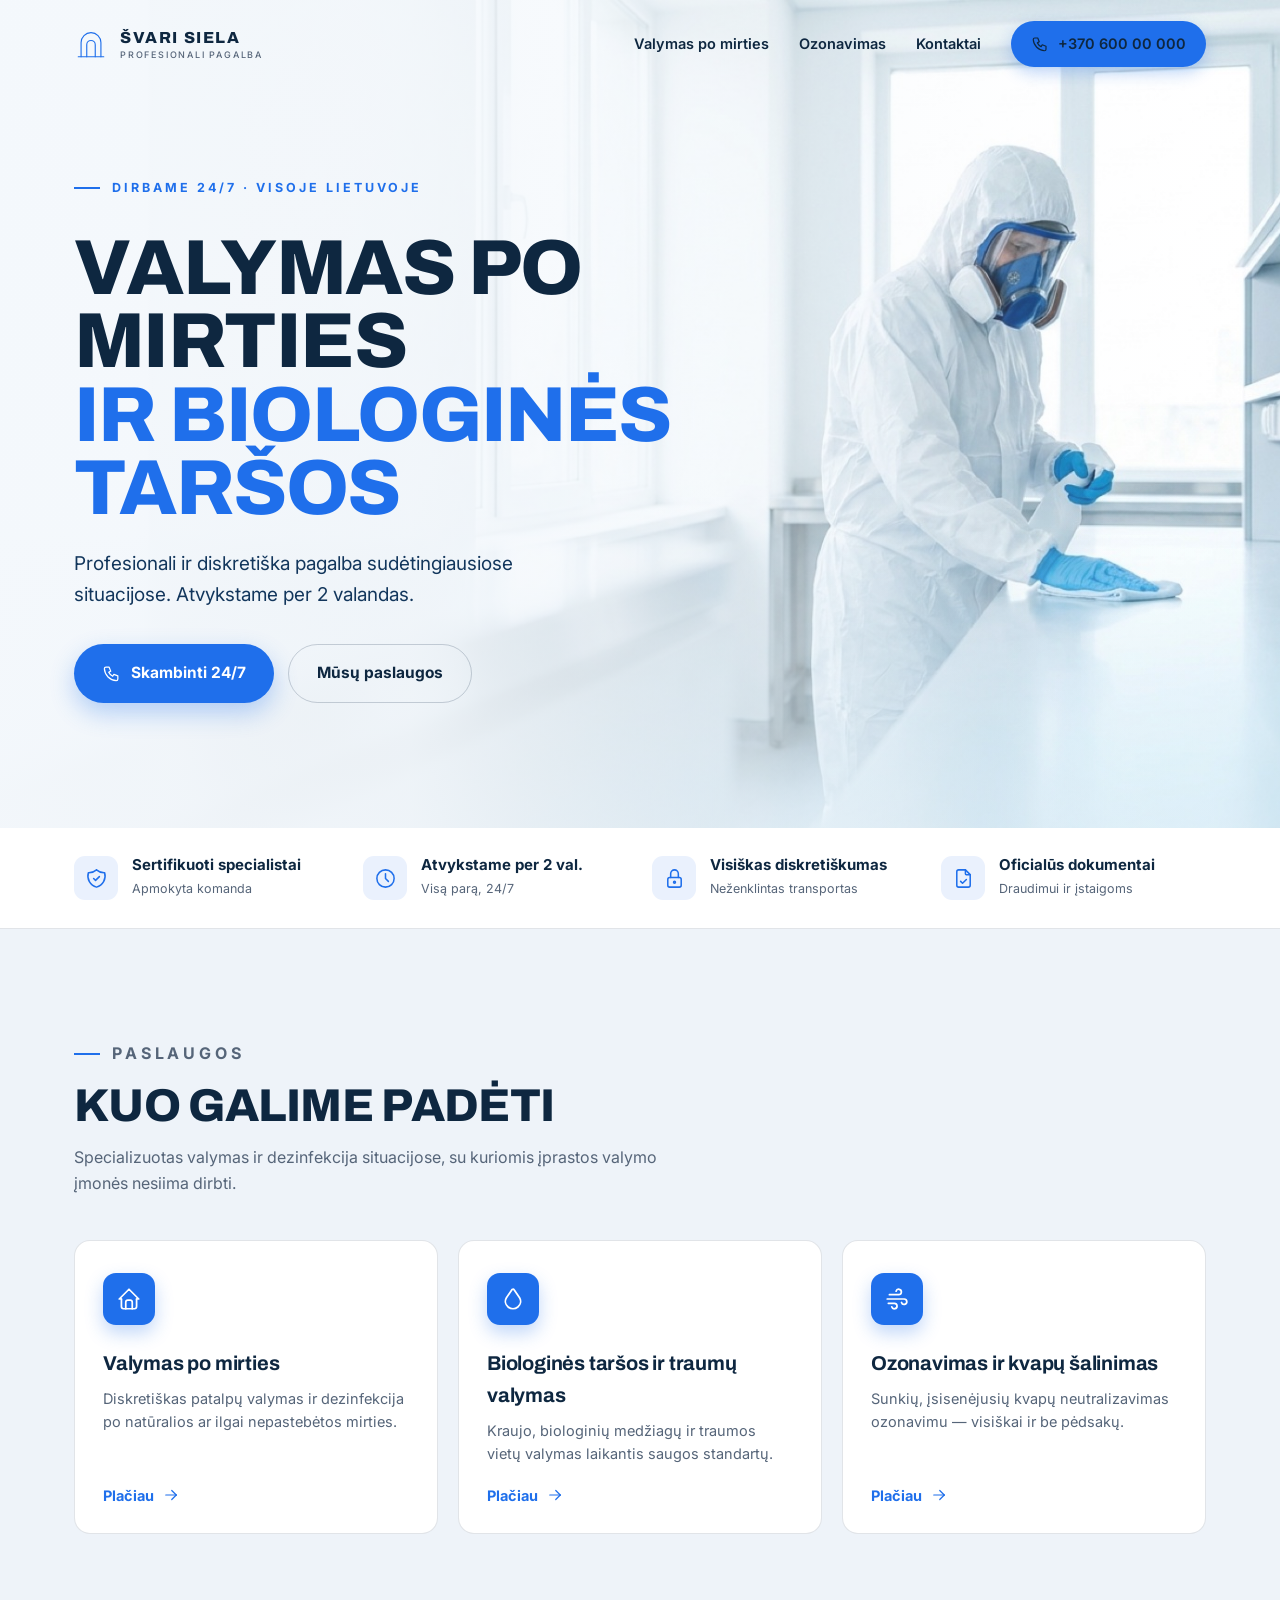
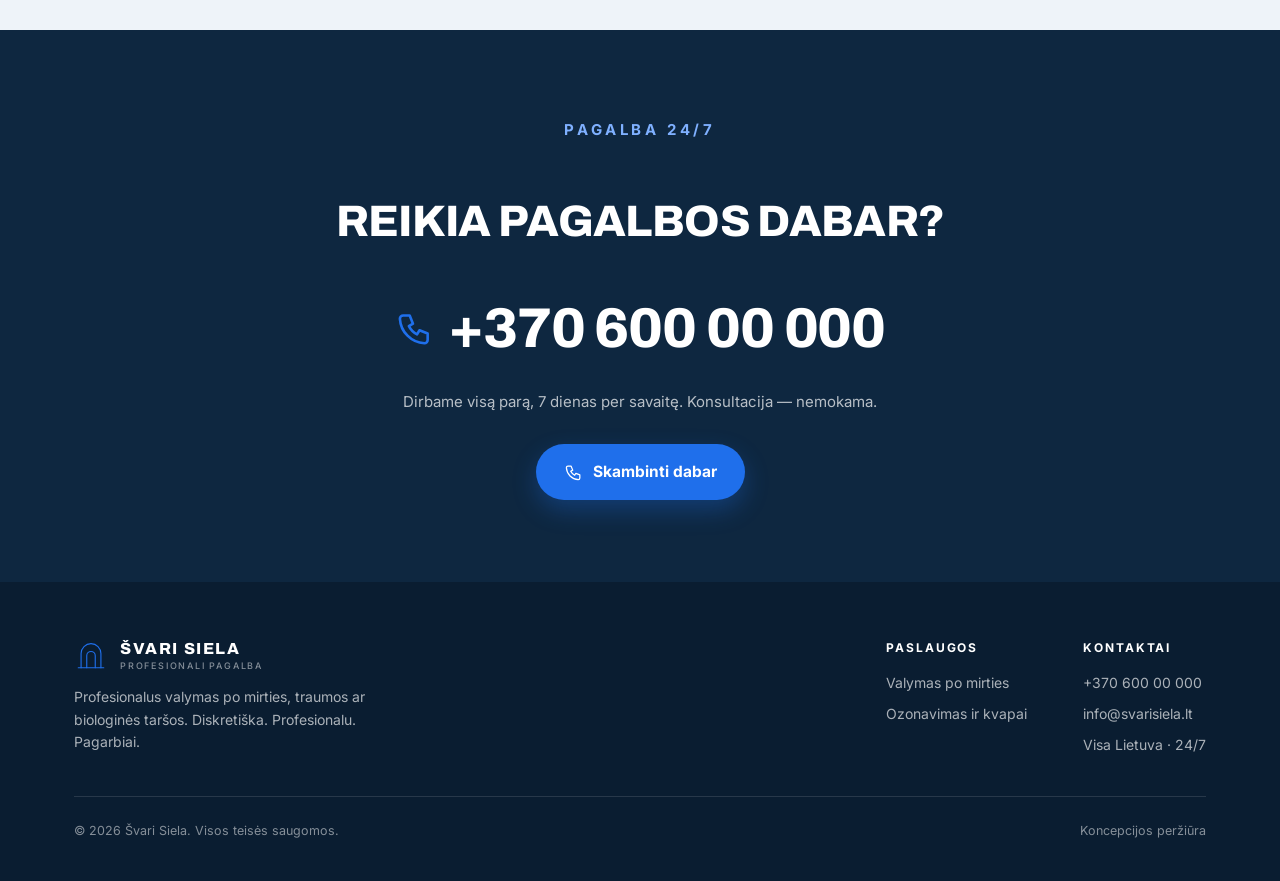
<file: v4/index.html>
<!DOCTYPE html>
<html lang="lt">
<head>
<meta charset="UTF-8">
<meta name="viewport" content="width=device-width, initial-scale=1">
<title>Švari Siela | Valymas po mirties ir biologinės taršos valymas 24/7</title>
<meta name="description" content="Profesionalus valymas po mirties, biologinės taršos ir traumų vietų valymas, ozonavimas. Dirbame 24/7 visoje Lietuvoje, atvykstame per 2 val. Diskretiška ir saugu.">
<meta name="robots" content="noindex"><!-- concept preview: remove before public launch -->
<meta name="theme-color" content="#0a1611">
<meta property="og:type" content="website">
<meta property="og:locale" content="lt_LT">
<meta property="og:site_name" content="Švari Siela">
<meta property="og:title" content="Švari Siela | Valymas po mirties ir biologinės taršos valymas 24/7">
<meta property="og:description" content="Profesionali ir diskretiška pagalba po mirties, traumos ar biologinės taršos. Dirbame 24/7 visoje Lietuvoje.">
<link rel="icon" type="image/svg+xml" href="assets/favicon.svg">
<link rel="preconnect" href="https://fonts.googleapis.com">
<link rel="preconnect" href="https://fonts.gstatic.com" crossorigin>
<link href="https://fonts.googleapis.com/css2?family=Archivo:wght@600;700;800;900&family=Inter:wght@400;500;600;700&display=swap" rel="stylesheet">
<link rel="stylesheet" href="css/home.css">
<script type="application/ld+json">
{
  "@context": "https://schema.org",
  "@type": "LocalBusiness",
  "name": "Švari Siela",
  "description": "Specializuota biologinio užterštumo valymo įmonė: valymas po mirties, traumos vietos valymas, ozonavimas, kvapų šalinimas, patalpų dezinfekcija.",
  "telephone": "+37060000000",
  "email": "info@svarisiela.lt",
  "address": { "@type": "PostalAddress", "addressLocality": "Vilnius", "addressCountry": "LT" },
  "areaServed": "Lietuva",
  "openingHours": "Mo-Su 00:00-24:00",
  "priceRange": "€€"
}
</script>
</head>
<body>

<!-- Icon sprite (Tabler icons, MIT) -->
<svg xmlns="http://www.w3.org/2000/svg" style="display:none" aria-hidden="true">
  <symbol id="i-phone" viewBox="0 0 24 24" fill="none" stroke="currentColor" stroke-width="1.6" stroke-linecap="round" stroke-linejoin="round"><path d="M5 4h4l2 5l-2.5 1.5a11 11 0 0 0 5 5l1.5 -2.5l5 2v4a2 2 0 0 1 -2 2a16 16 0 0 1 -15 -15a2 2 0 0 1 2 -2"/></symbol>
  <symbol id="i-arrow" viewBox="0 0 24 24" fill="none" stroke="currentColor" stroke-width="1.6" stroke-linecap="round" stroke-linejoin="round"><path d="M5 12h14"/><path d="M13 18l6 -6"/><path d="M13 6l6 6"/></symbol>
  <symbol id="i-shield" viewBox="0 0 24 24" fill="none" stroke="currentColor" stroke-width="1.6" stroke-linecap="round" stroke-linejoin="round"><path d="M12 3a12 12 0 0 0 8.5 3a12 12 0 0 1 -8.5 15a12 12 0 0 1 -8.5 -15a12 12 0 0 0 8.5 -3"/><path d="M9 12l2 2l4 -4"/></symbol>
  <symbol id="i-clock" viewBox="0 0 24 24" fill="none" stroke="currentColor" stroke-width="1.6" stroke-linecap="round" stroke-linejoin="round"><path d="M3 12a9 9 0 1 0 18 0a9 9 0 0 0 -18 0"/><path d="M12 7v5l3 3"/></symbol>
  <symbol id="i-lock" viewBox="0 0 24 24" fill="none" stroke="currentColor" stroke-width="1.6" stroke-linecap="round" stroke-linejoin="round"><path d="M5 13a2 2 0 0 1 2 -2h10a2 2 0 0 1 2 2v6a2 2 0 0 1 -2 2h-10a2 2 0 0 1 -2 -2v-6z"/><path d="M11 16a1 1 0 1 0 2 0a1 1 0 0 0 -2 0"/><path d="M8 11v-4a4 4 0 1 1 8 0v4"/></symbol>
  <symbol id="i-file" viewBox="0 0 24 24" fill="none" stroke="currentColor" stroke-width="1.6" stroke-linecap="round" stroke-linejoin="round"><path d="M14 3v4a1 1 0 0 0 1 1h4"/><path d="M17 21h-10a2 2 0 0 1 -2 -2v-14a2 2 0 0 1 2 -2h7l5 5v11a2 2 0 0 1 -2 2z"/><path d="M9 15l2 2l4 -4"/></symbol>
  <symbol id="i-home" viewBox="0 0 24 24" fill="none" stroke="currentColor" stroke-width="1.6" stroke-linecap="round" stroke-linejoin="round"><path d="M5 12l-2 0l9 -9l9 9l-2 0"/><path d="M5 12v7a2 2 0 0 0 2 2h10a2 2 0 0 0 2 -2v-7"/><path d="M9 21v-6a2 2 0 0 1 2 -2h2a2 2 0 0 1 2 2v6"/></symbol>
  <symbol id="i-droplet" viewBox="0 0 24 24" fill="none" stroke="currentColor" stroke-width="1.6" stroke-linecap="round" stroke-linejoin="round"><path d="M7.502 19.423c2.602 2.105 6.395 2.105 8.996 0c2.602 -2.105 3.262 -5.708 1.566 -8.546l-4.89 -7.26c-.42 -.625 -1.287 -.803 -1.936 -.397a1.376 1.376 0 0 0 -.41 .397l-4.893 7.26c-1.695 2.838 -1.035 6.441 1.567 8.546z"/></symbol>
  <symbol id="i-wind" viewBox="0 0 24 24" fill="none" stroke="currentColor" stroke-width="1.6" stroke-linecap="round" stroke-linejoin="round"><path d="M5 8h8.5a2.5 2.5 0 1 0 -2.34 -3.24"/><path d="M3 12h15.5a2.5 2.5 0 1 1 -2.34 3.24"/><path d="M4 16h5.5a2.5 2.5 0 1 1 -2.34 3.24"/></symbol>
</svg>

<header class="site-header">
  <div class="wrap">
    <a class="brand" href="index.html" aria-label="Švari Siela – pradžia">
      <svg class="brand-mark" viewBox="0 0 48 48" fill="none" stroke="currentColor" stroke-width="1.6" stroke-linecap="round" aria-hidden="true">
        <path d="M10 42V22a14 14 0 0 1 28 0v20"/>
        <path d="M18 42V25a6 6 0 0 1 12 0v17"/>
        <path d="M6 42h36"/>
      </svg>
      <span class="brand-name">ŠVARI SIELA<span class="brand-tag">PROFESIONALI PAGALBA</span></span>
    </a>
    <nav class="site-nav" aria-label="Pagrindinė navigacija">
      <a href="valymas-po-mirties.html">Valymas po mirties</a>
      <a href="ozonavimas.html">Ozonavimas</a>
      <a href="#kontaktai">Kontaktai</a>
      <a class="header-call" href="tel:+37060000000"><svg class="icon"><use href="#i-phone"/></svg><span>+370 600 00 000</span></a>
    </nav>
  </div>
</header>

<main>
  <!-- HERO -->
  <section class="hero">
    <div class="hero-bg">
      <video autoplay loop muted playsinline preload="auto" poster="assets/hero-bright.jpg" aria-label="Specialistas su apsaugine apranga ir respiratoriumi atlieka patalpų dezinfekciją">
        <source src="assets/hero.mp4" type="video/mp4">
        <img src="assets/hero-bright.jpg" alt="Specialistas su apsaugine apranga ir respiratoriumi atlieka patalpų dezinfekciją" width="1376" height="768">
      </video>
    </div>
    <div class="wrap">
      <div class="hero-inner">
        <p class="eyebrow">Dirbame 24/7 · Visoje Lietuvoje</p>
        <h1>Valymas po mirties <span class="accent">ir biologinės taršos</span></h1>
        <p class="hero-sub">Profesionali ir diskretiška pagalba sudėtingiausiose situacijose. Atvykstame per 2 valandas.</p>
        <div class="hero-cta">
          <a class="btn btn-primary" href="tel:+37060000000"><svg class="icon"><use href="#i-phone"/></svg> Skambinti 24/7</a>
          <a class="btn btn-ghost" href="#paslaugos">Mūsų paslaugos</a>
        </div>
      </div>
    </div>
  </section>

  <!-- TRUST -->
  <section class="trust" aria-label="Kodėl mumis pasitiki">
    <div class="wrap">
      <div class="trust-item"><span class="ico"><svg class="icon"><use href="#i-shield"/></svg></span><div><b>Sertifikuoti specialistai</b><span>Apmokyta komanda</span></div></div>
      <div class="trust-item"><span class="ico"><svg class="icon"><use href="#i-clock"/></svg></span><div><b>Atvykstame per 2 val.</b><span>Visą parą, 24/7</span></div></div>
      <div class="trust-item"><span class="ico"><svg class="icon"><use href="#i-lock"/></svg></span><div><b>Visiškas diskretiškumas</b><span>Neženklintas transportas</span></div></div>
      <div class="trust-item"><span class="ico"><svg class="icon"><use href="#i-file"/></svg></span><div><b>Oficialūs dokumentai</b><span>Draudimui ir įstaigoms</span></div></div>
    </div>
  </section>

  <!-- SERVICES -->
  <section class="services" id="paslaugos">
    <div class="wrap">
      <div class="section-head reveal">
        <p class="eyebrow">Paslaugos</p>
        <h2>Kuo galime padėti</h2>
        <p>Specializuotas valymas ir dezinfekcija situacijose, su kuriomis įprastos valymo įmonės nesiima dirbti.</p>
      </div>
      <div class="service-grid">
        <a class="service-card reveal" href="valymas-po-mirties.html">
          <span class="service-ico"><svg class="icon"><use href="#i-home"/></svg></span>
          <h3>Valymas po mirties</h3>
          <p>Diskretiškas patalpų valymas ir dezinfekcija po natūralios ar ilgai nepastebėtos mirties.</p>
          <span class="service-more">Plačiau <svg class="icon"><use href="#i-arrow"/></svg></span>
        </a>
        <a class="service-card reveal" href="valymas-po-mirties.html">
          <span class="service-ico"><svg class="icon"><use href="#i-droplet"/></svg></span>
          <h3>Biologinės taršos ir traumų valymas</h3>
          <p>Kraujo, biologinių medžiagų ir traumos vietų valymas laikantis saugos standartų.</p>
          <span class="service-more">Plačiau <svg class="icon"><use href="#i-arrow"/></svg></span>
        </a>
        <a class="service-card reveal" href="ozonavimas.html">
          <span class="service-ico"><svg class="icon"><use href="#i-wind"/></svg></span>
          <h3>Ozonavimas ir kvapų šalinimas</h3>
          <p>Sunkių, įsisenėjusių kvapų neutralizavimas ozonavimu — visiškai ir be pėdsakų.</p>
          <span class="service-more">Plačiau <svg class="icon"><use href="#i-arrow"/></svg></span>
        </a>
      </div>
    </div>
  </section>

  <!-- CTA -->
  <section class="cta-band" id="kontaktai">
    <div class="wrap">
      <p class="eyebrow">Pagalba 24/7</p>
      <h2>Reikia pagalbos dabar?</h2>
      <a class="cta-phone" href="tel:+37060000000"><svg class="icon"><use href="#i-phone"/></svg>+370 600 00 000</a>
      <p>Dirbame visą parą, 7 dienas per savaitę. Konsultacija — nemokama.</p>
      <a class="btn btn-primary" href="tel:+37060000000"><svg class="icon"><use href="#i-phone"/></svg> Skambinti dabar</a>
    </div>
  </section>
</main>

<footer class="site-footer">
  <div class="wrap">
    <div class="footer-top">
      <div class="footer-brand">
        <a class="brand" href="index.html" aria-label="Švari Siela – pradžia">
          <svg class="brand-mark" viewBox="0 0 48 48" fill="none" stroke="currentColor" stroke-width="1.6" stroke-linecap="round" aria-hidden="true">
            <path d="M10 42V22a14 14 0 0 1 28 0v20"/><path d="M18 42V25a6 6 0 0 1 12 0v17"/><path d="M6 42h36"/>
          </svg>
          <span class="brand-name">ŠVARI SIELA<span class="brand-tag">PROFESIONALI PAGALBA</span></span>
        </a>
        <p>Profesionalus valymas po mirties, traumos ar biologinės taršos. Diskretiška. Profesionalu. Pagarbiai.</p>
      </div>
      <div class="footer-links">
        <div class="footer-col">
          <h4>Paslaugos</h4>
          <a href="valymas-po-mirties.html">Valymas po mirties</a>
          <a href="ozonavimas.html">Ozonavimas ir kvapai</a>
        </div>
        <div class="footer-col">
          <h4>Kontaktai</h4>
          <a href="tel:+37060000000">+370 600 00 000</a>
          <a href="mailto:info@svarisiela.lt">info@svarisiela.lt</a>
          <a href="#">Visa Lietuva · 24/7</a>
        </div>
      </div>
    </div>
    <div class="footer-bottom">
      <span>© 2026 Švari Siela. Visos teisės saugomos.</span>
      <span>Koncepcijos peržiūra</span>
    </div>
  </div>
</footer>

<a class="call-bar" href="tel:+37060000000"><svg class="icon"><use href="#i-phone"/></svg>Skambinti 24/7 — +370 600 00 000</a>

<script>
  const io = new IntersectionObserver((entries)=>{
    entries.forEach(e=>{ if(e.isIntersecting){ e.target.classList.add('in'); io.unobserve(e.target); } });
  }, {threshold:.12});
  document.querySelectorAll('.reveal').forEach(el=>io.observe(el));
</script>
</body>
</html>
</file>
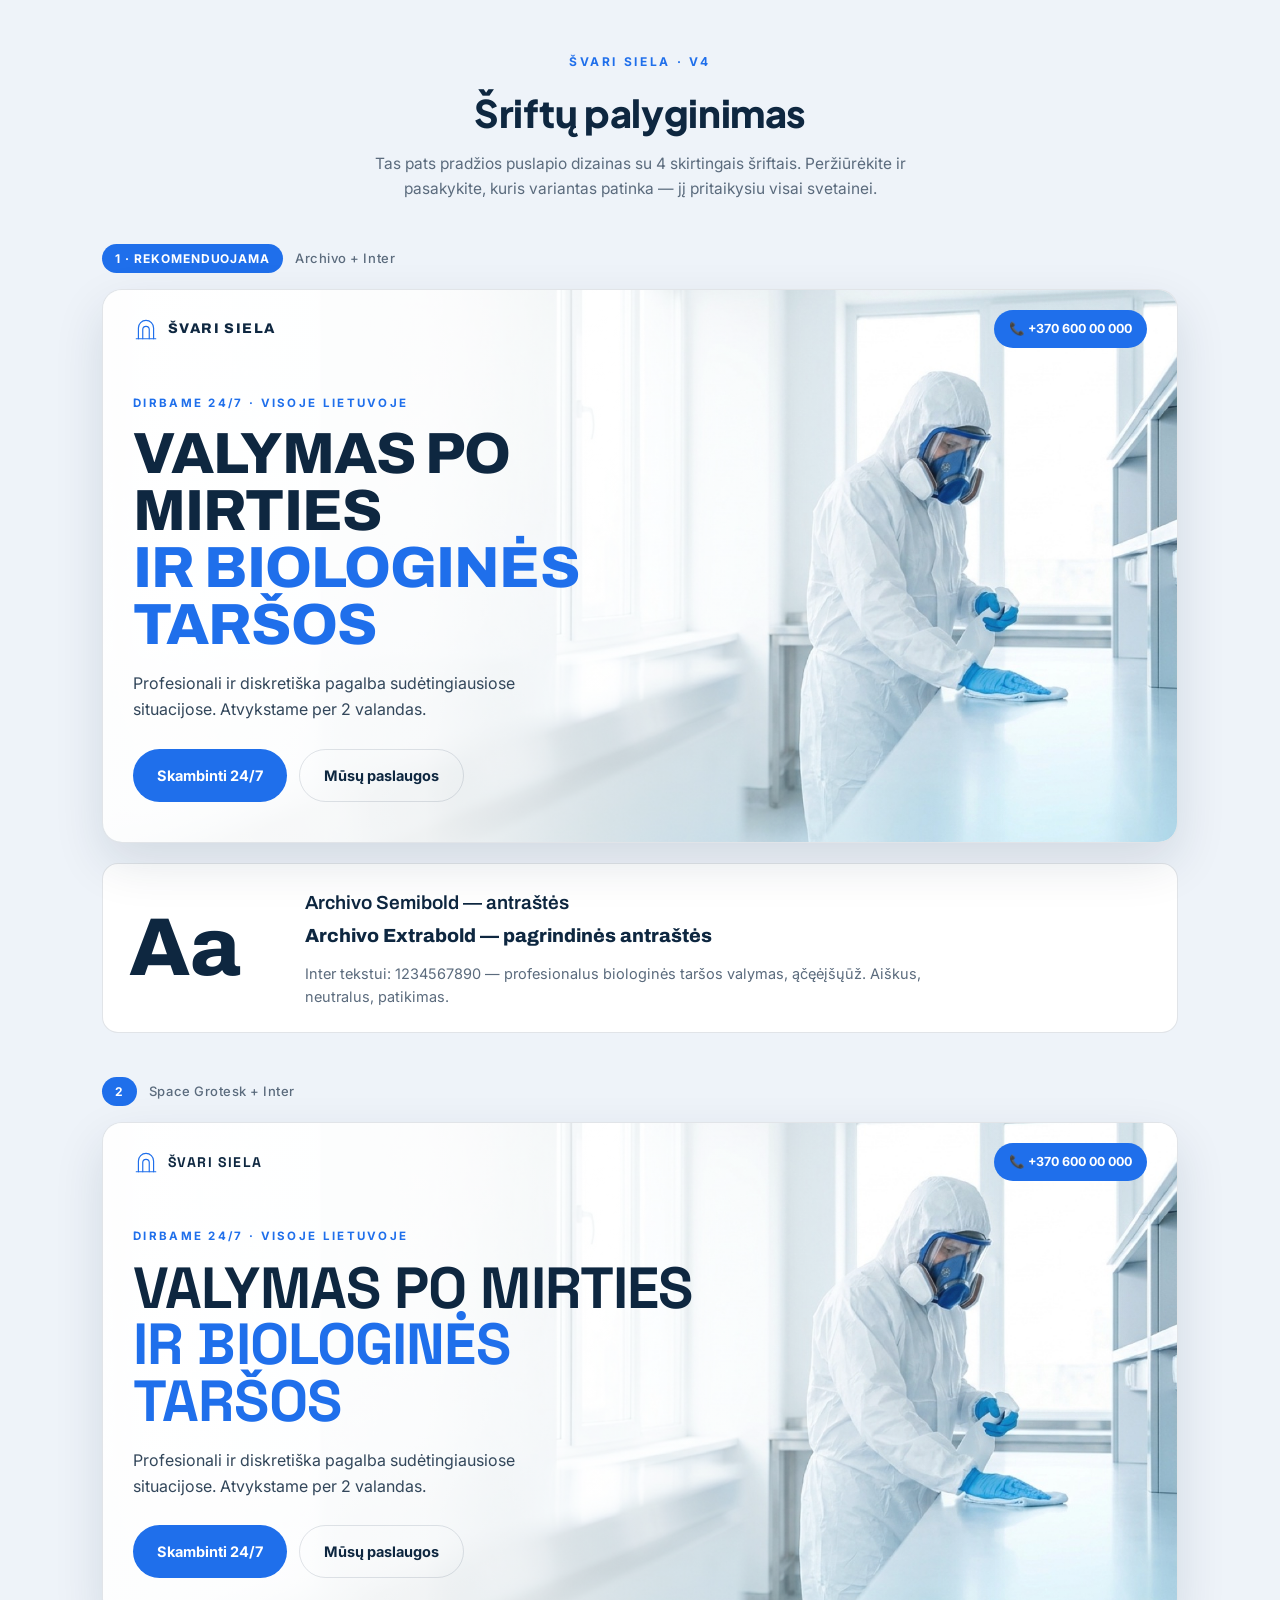
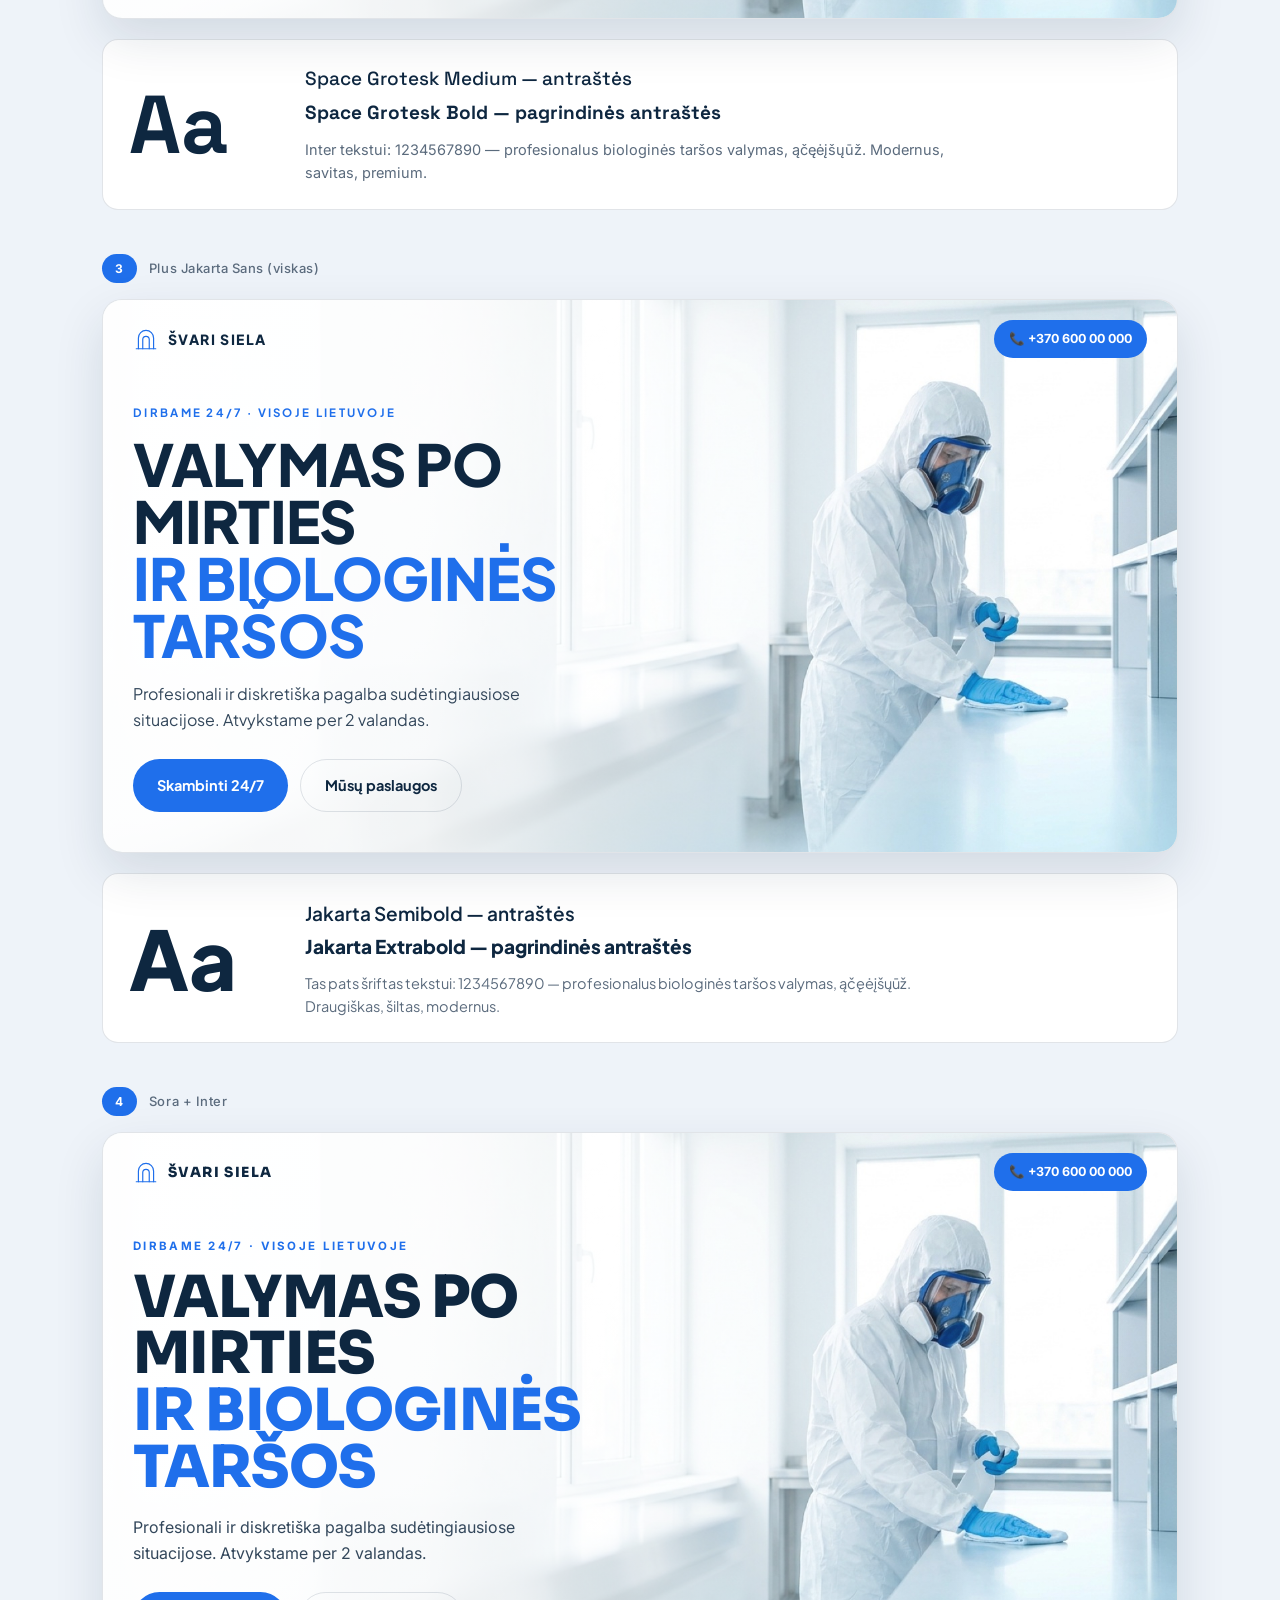
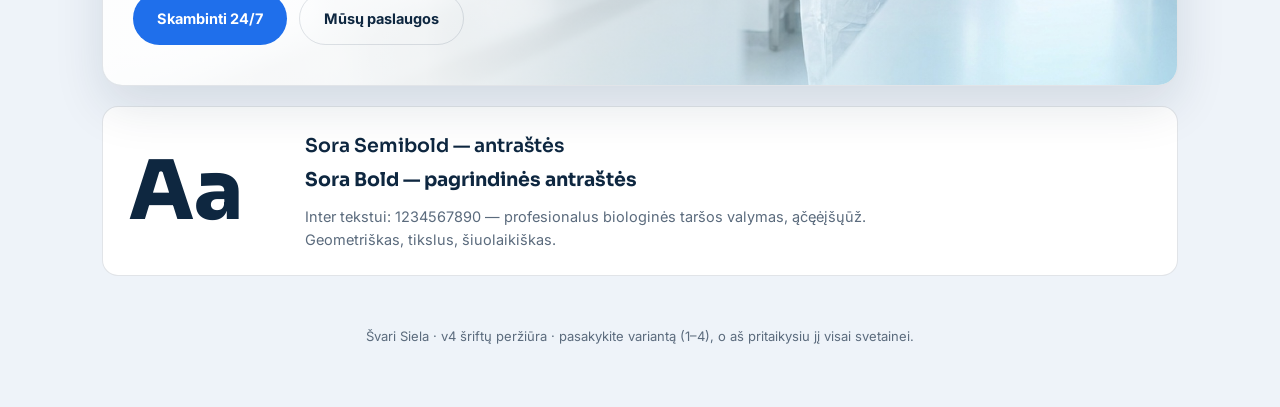
<file: preview/fonts.html>
<!DOCTYPE html>
<html lang="lt">
<head>
<meta charset="UTF-8">
<meta name="viewport" content="width=device-width, initial-scale=1">
<meta name="robots" content="noindex, nofollow">
<title>Švari Siela — šriftų palyginimas (v4)</title>
<link rel="preconnect" href="https://fonts.googleapis.com">
<link rel="preconnect" href="https://fonts.gstatic.com" crossorigin>
<link href="https://fonts.googleapis.com/css2?family=Archivo:wght@500;600;700;800;900&family=Space+Grotesk:wght@500;600;700&family=Plus+Jakarta+Sans:wght@400;500;600;700;800&family=Sora:wght@400;500;600;700;800&family=Inter:wght@400;500;600;700&display=swap" rel="stylesheet">
<style>
  :root{
    --ink:#0e2740;          /* deep navy */
    --ink-2:#12365c;
    --blue:#1f6feb;         /* bright trust blue */
    --blue-strong:#155ec9;
    --sky:#3d8bff;
    --paper:#eef3f9;
    --bone:#ffffff;
    --muted:#5b6b7d;
    --line:rgba(14,39,64,.12);
  }
  *{box-sizing:border-box}
  body{margin:0; background:var(--paper); color:var(--ink); font-family:'Inter',system-ui,sans-serif; line-height:1.6}
  .wrap{max-width:1120px; margin:0 auto; padding:0 22px}
  .page-head{text-align:center; padding:52px 22px 8px}
  .page-head .kicker{color:var(--blue); font-weight:700; letter-spacing:.22em; text-transform:uppercase; font-size:12px}
  .page-head h1{font-family:'Plus Jakarta Sans',sans-serif; font-weight:800; font-size:clamp(26px,4vw,38px); margin:12px 0 8px; letter-spacing:-.01em}
  .page-head p{color:var(--muted); max-width:600px; margin:0 auto; font-size:15.5px}

  .option{padding:34px 0 10px}
  .opt-tag{
    display:inline-flex; align-items:center; gap:12px; margin-bottom:16px;
    font-weight:700; font-size:13px; letter-spacing:.04em;
  }
  .opt-num{background:var(--blue); color:#fff; border-radius:999px; padding:5px 13px; font-size:12px; letter-spacing:.08em}
  .opt-tag .fonts{color:var(--muted); font-weight:500}

  /* Hero mockup */
  .mock{
    position:relative; border-radius:20px; overflow:hidden; background:var(--bone);
    box-shadow:0 20px 50px rgba(14,39,64,.12); border:1px solid var(--line);
  }
  .mock-bg{position:absolute; inset:0}
  .mock-bg img{width:100%; height:100%; object-fit:cover; object-position:70% center}
  .mock-bg::after{content:""; position:absolute; inset:0;
    background:linear-gradient(90deg, rgba(255,255,255,.96) 0%, rgba(255,255,255,.9) 30%, rgba(255,255,255,.5) 55%, rgba(255,255,255,.05) 78%, rgba(255,255,255,0) 100%);}
  .mock-nav{position:relative; z-index:2; display:flex; align-items:center; justify-content:space-between; padding:20px 30px}
  .mock-brand{display:flex; align-items:center; gap:9px; font-weight:800; letter-spacing:.1em; font-size:14px; color:var(--ink)}
  .mock-brand svg{width:26px; height:26px; color:var(--blue)}
  .mock-call{background:var(--blue); color:#fff; font-weight:700; font-size:12.5px; padding:9px 15px; border-radius:999px}
  .mock-body{position:relative; z-index:2; padding:26px 30px 40px; max-width:620px}
  .mock-eyebrow{color:var(--blue); font-weight:700; letter-spacing:.2em; text-transform:uppercase; font-size:11.5px; margin-bottom:14px}
  .mock h2{
    margin:0; font-weight:800; text-transform:uppercase; letter-spacing:-.015em; line-height:.98;
    font-size:clamp(32px,5.2vw,58px); color:var(--ink);
  }
  .mock h2 .accent{color:var(--blue); display:block}
  .mock .sub{margin:18px 0 0; color:#33475b; font-size:16px; max-width:440px}
  .mock .cta{display:flex; gap:12px; margin-top:26px; flex-wrap:wrap}
  .btn{display:inline-flex; align-items:center; gap:8px; padding:14px 24px; border-radius:999px; font-weight:700; font-size:14.5px; text-decoration:none}
  .btn-primary{background:var(--blue); color:#fff}
  .btn-ghost{border:1.5px solid var(--line); color:var(--ink)}

  /* Specimen */
  .specimen{display:grid; grid-template-columns:150px 1fr; gap:26px; margin-top:20px; padding:24px 26px; background:var(--bone); border:1px solid var(--line); border-radius:16px; align-items:center}
  .specimen .aa{font-size:82px; line-height:1; font-weight:800; color:var(--ink)}
  .specimen .weights{display:flex; flex-direction:column; gap:3px}
  .specimen .weights span{font-size:19px; color:var(--ink)}
  .specimen .para{margin:10px 0 0; color:var(--muted); font-size:14.5px; max-width:640px}
  .w4{font-weight:400}.w5{font-weight:500}.w6{font-weight:600}.w7{font-weight:700}.w8{font-weight:800}

  /* Font families per option */
  .f-archivo h2, .f-archivo .mock-brand{font-family:'Archivo',sans-serif; font-weight:800}
  .f-archivo .disp, .f-archivo .aa, .f-archivo .weights span{font-family:'Archivo',sans-serif}
  .f-archivo .body, .f-archivo .sub, .f-archivo .mock-eyebrow, .f-archivo .btn, .f-archivo .para{font-family:'Inter',sans-serif}

  .f-grotesk h2, .f-grotesk .mock-brand, .f-grotesk .aa, .f-grotesk .weights span{font-family:'Space Grotesk',sans-serif}
  .f-grotesk .sub, .f-grotesk .mock-eyebrow, .f-grotesk .btn, .f-grotesk .para{font-family:'Inter',sans-serif}

  .f-jakarta h2, .f-jakarta .mock-brand, .f-jakarta .aa, .f-jakarta .weights span,
  .f-jakarta .sub, .f-jakarta .mock-eyebrow, .f-jakarta .btn, .f-jakarta .para{font-family:'Plus Jakarta Sans',sans-serif}

  .f-sora h2, .f-sora .mock-brand, .f-sora .aa, .f-sora .weights span{font-family:'Sora',sans-serif}
  .f-sora .sub, .f-sora .mock-eyebrow, .f-sora .btn, .f-sora .para{font-family:'Inter',sans-serif}

  footer{text-align:center; color:var(--muted); font-size:13px; padding:40px 22px 60px}
  @media (max-width:620px){
    .specimen{grid-template-columns:1fr; text-align:center}
    .mock-body{padding-bottom:30px}
    .mock .sub{max-width:none}
  }
</style>
</head>
<body>
  <div class="page-head">
    <div class="kicker">Švari Siela · v4</div>
    <h1>Šriftų palyginimas</h1>
    <p>Tas pats pradžios puslapio dizainas su 4 skirtingais šriftais. Peržiūrėkite ir pasakykite, kuris variantas patinka — jį pritaikysiu visai svetainei.</p>
  </div>

  <!-- OPTION 1: Archivo + Inter -->
  <section class="option f-archivo">
    <div class="wrap">
      <div class="opt-tag"><span class="opt-num">1 · REKOMENDUOJAMA</span> <span class="fonts">Archivo + Inter</span></div>
      <div class="mock">
        <div class="mock-bg"><img src="hero-bright.jpg" alt=""></div>
        <div class="mock-nav">
          <span class="mock-brand"><svg viewBox="0 0 48 48" fill="none" stroke="currentColor" stroke-width="2.2" stroke-linecap="round"><path d="M10 42V22a14 14 0 0 1 28 0v20"/><path d="M18 42V25a6 6 0 0 1 12 0v17"/><path d="M6 42h36"/></svg> ŠVARI SIELA</span>
          <span class="mock-call">📞 +370 600 00 000</span>
        </div>
        <div class="mock-body">
          <div class="mock-eyebrow">Dirbame 24/7 · Visoje Lietuvoje</div>
          <h2>Valymas po mirties <span class="accent">ir biologinės taršos</span></h2>
          <p class="sub">Profesionali ir diskretiška pagalba sudėtingiausiose situacijose. Atvykstame per 2 valandas.</p>
          <div class="cta"><a class="btn btn-primary" href="#">Skambinti 24/7</a><a class="btn btn-ghost" href="#">Mūsų paslaugos</a></div>
        </div>
      </div>
      <div class="specimen">
        <div class="aa">Aa</div>
        <div>
          <div class="weights">
            <span class="disp w6">Archivo Semibold — antraštės</span>
            <span class="disp w8">Archivo Extrabold — pagrindinės antraštės</span>
          </div>
          <p class="para body">Inter tekstui: 1234567890 — profesionalus biologinės taršos valymas, ąčęėįšųūž. Aiškus, neutralus, patikimas.</p>
        </div>
      </div>
    </div>
  </section>

  <!-- OPTION 2: Space Grotesk + Inter -->
  <section class="option f-grotesk">
    <div class="wrap">
      <div class="opt-tag"><span class="opt-num">2</span> <span class="fonts">Space Grotesk + Inter</span></div>
      <div class="mock">
        <div class="mock-bg"><img src="hero-bright.jpg" alt=""></div>
        <div class="mock-nav">
          <span class="mock-brand"><svg viewBox="0 0 48 48" fill="none" stroke="currentColor" stroke-width="2.2" stroke-linecap="round"><path d="M10 42V22a14 14 0 0 1 28 0v20"/><path d="M18 42V25a6 6 0 0 1 12 0v17"/><path d="M6 42h36"/></svg> ŠVARI SIELA</span>
          <span class="mock-call">📞 +370 600 00 000</span>
        </div>
        <div class="mock-body">
          <div class="mock-eyebrow">Dirbame 24/7 · Visoje Lietuvoje</div>
          <h2>Valymas po mirties <span class="accent">ir biologinės taršos</span></h2>
          <p class="sub">Profesionali ir diskretiška pagalba sudėtingiausiose situacijose. Atvykstame per 2 valandas.</p>
          <div class="cta"><a class="btn btn-primary" href="#">Skambinti 24/7</a><a class="btn btn-ghost" href="#">Mūsų paslaugos</a></div>
        </div>
      </div>
      <div class="specimen">
        <div class="aa">Aa</div>
        <div>
          <div class="weights">
            <span class="w5">Space Grotesk Medium — antraštės</span>
            <span class="w7">Space Grotesk Bold — pagrindinės antraštės</span>
          </div>
          <p class="para">Inter tekstui: 1234567890 — profesionalus biologinės taršos valymas, ąčęėįšųūž. Modernus, savitas, premium.</p>
        </div>
      </div>
    </div>
  </section>

  <!-- OPTION 3: Plus Jakarta Sans -->
  <section class="option f-jakarta">
    <div class="wrap">
      <div class="opt-tag"><span class="opt-num">3</span> <span class="fonts">Plus Jakarta Sans (viskas)</span></div>
      <div class="mock">
        <div class="mock-bg"><img src="hero-bright.jpg" alt=""></div>
        <div class="mock-nav">
          <span class="mock-brand"><svg viewBox="0 0 48 48" fill="none" stroke="currentColor" stroke-width="2.2" stroke-linecap="round"><path d="M10 42V22a14 14 0 0 1 28 0v20"/><path d="M18 42V25a6 6 0 0 1 12 0v17"/><path d="M6 42h36"/></svg> ŠVARI SIELA</span>
          <span class="mock-call">📞 +370 600 00 000</span>
        </div>
        <div class="mock-body">
          <div class="mock-eyebrow">Dirbame 24/7 · Visoje Lietuvoje</div>
          <h2>Valymas po mirties <span class="accent">ir biologinės taršos</span></h2>
          <p class="sub">Profesionali ir diskretiška pagalba sudėtingiausiose situacijose. Atvykstame per 2 valandas.</p>
          <div class="cta"><a class="btn btn-primary" href="#">Skambinti 24/7</a><a class="btn btn-ghost" href="#">Mūsų paslaugos</a></div>
        </div>
      </div>
      <div class="specimen">
        <div class="aa">Aa</div>
        <div>
          <div class="weights">
            <span class="w6">Jakarta Semibold — antraštės</span>
            <span class="w8">Jakarta Extrabold — pagrindinės antraštės</span>
          </div>
          <p class="para">Tas pats šriftas tekstui: 1234567890 — profesionalus biologinės taršos valymas, ąčęėįšųūž. Draugiškas, šiltas, modernus.</p>
        </div>
      </div>
    </div>
  </section>

  <!-- OPTION 4: Sora + Inter -->
  <section class="option f-sora">
    <div class="wrap">
      <div class="opt-tag"><span class="opt-num">4</span> <span class="fonts">Sora + Inter</span></div>
      <div class="mock">
        <div class="mock-bg"><img src="hero-bright.jpg" alt=""></div>
        <div class="mock-nav">
          <span class="mock-brand"><svg viewBox="0 0 48 48" fill="none" stroke="currentColor" stroke-width="2.2" stroke-linecap="round"><path d="M10 42V22a14 14 0 0 1 28 0v20"/><path d="M18 42V25a6 6 0 0 1 12 0v17"/><path d="M6 42h36"/></svg> ŠVARI SIELA</span>
          <span class="mock-call">📞 +370 600 00 000</span>
        </div>
        <div class="mock-body">
          <div class="mock-eyebrow">Dirbame 24/7 · Visoje Lietuvoje</div>
          <h2>Valymas po mirties <span class="accent">ir biologinės taršos</span></h2>
          <p class="sub">Profesionali ir diskretiška pagalba sudėtingiausiose situacijose. Atvykstame per 2 valandas.</p>
          <div class="cta"><a class="btn btn-primary" href="#">Skambinti 24/7</a><a class="btn btn-ghost" href="#">Mūsų paslaugos</a></div>
        </div>
      </div>
      <div class="specimen">
        <div class="aa">Aa</div>
        <div>
          <div class="weights">
            <span class="w6">Sora Semibold — antraštės</span>
            <span class="w7">Sora Bold — pagrindinės antraštės</span>
          </div>
          <p class="para">Inter tekstui: 1234567890 — profesionalus biologinės taršos valymas, ąčęėįšųūž. Geometriškas, tikslus, šiuolaikiškas.</p>
        </div>
      </div>
    </div>
  </section>

  <footer>Švari Siela · v4 šriftų peržiūra · pasakykite variantą (1–4), o aš pritaikysiu jį visai svetainei.</footer>
</body>
</html>
</file>
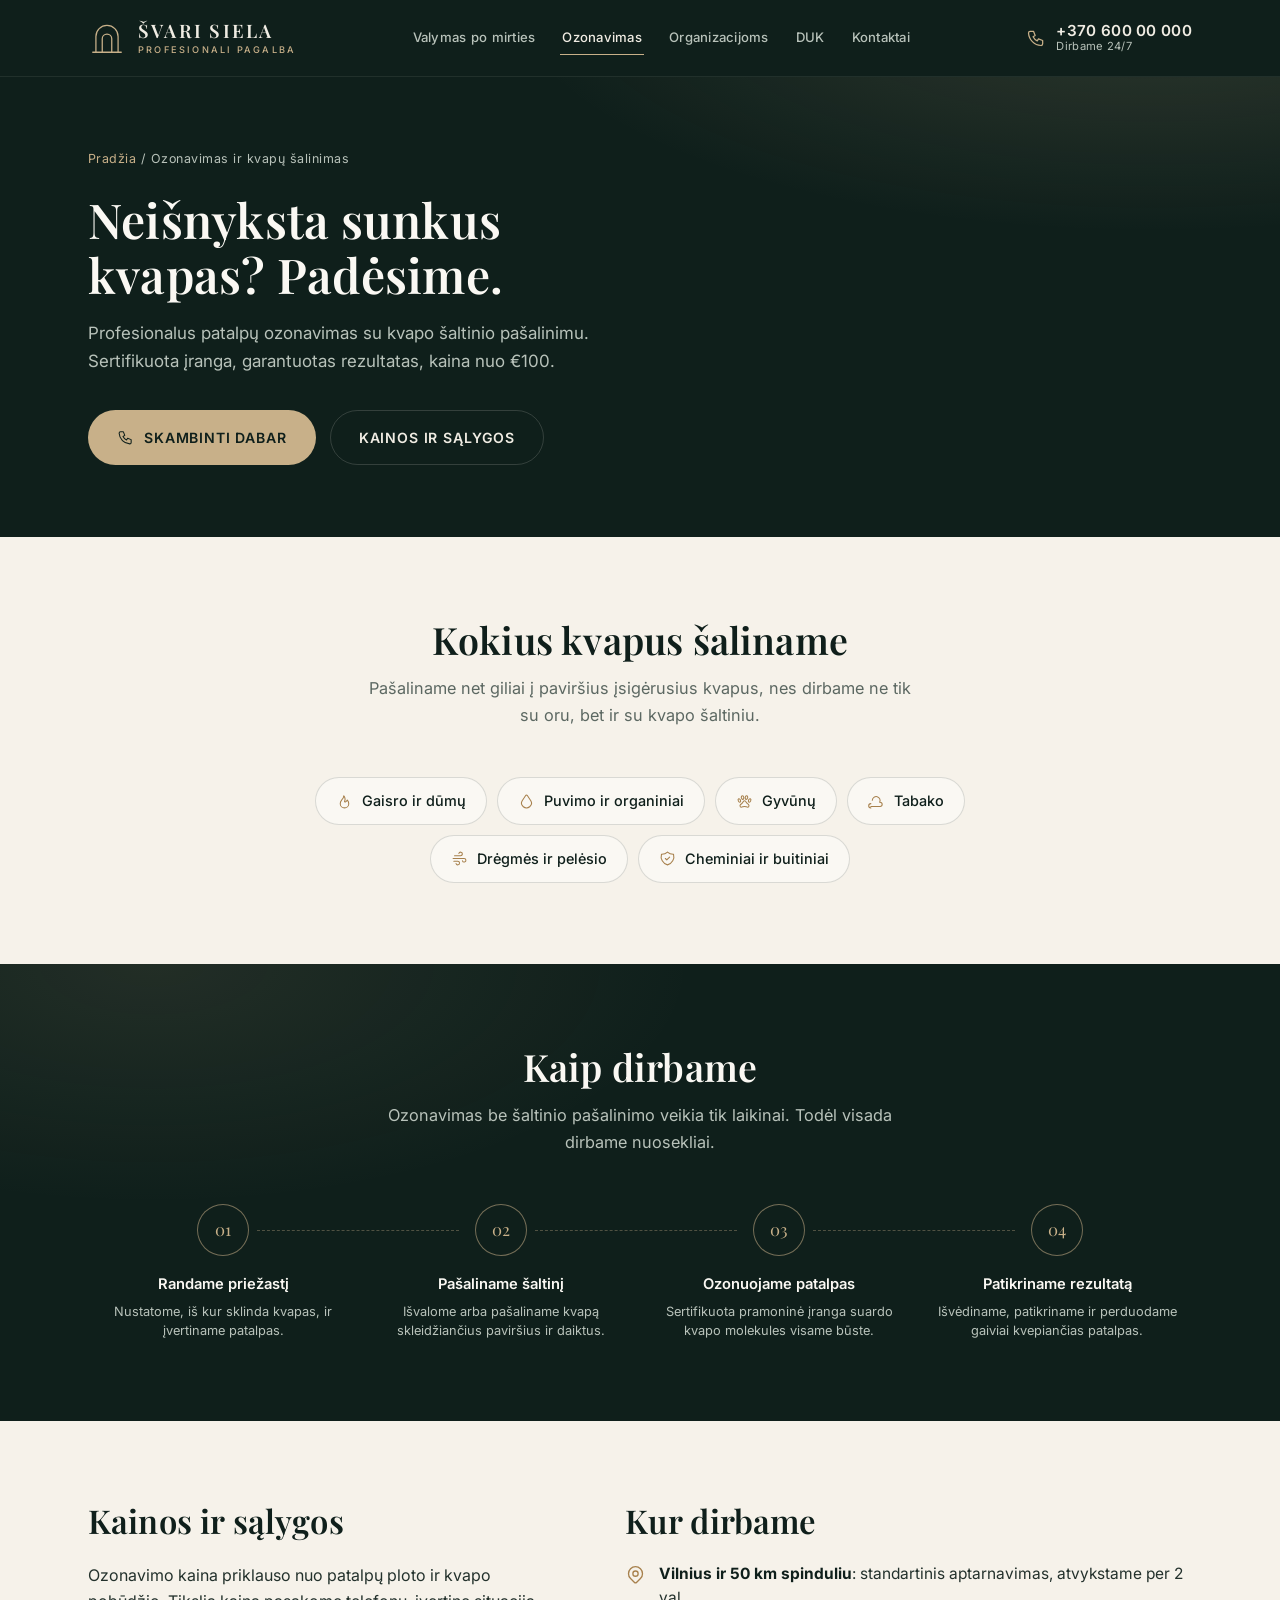
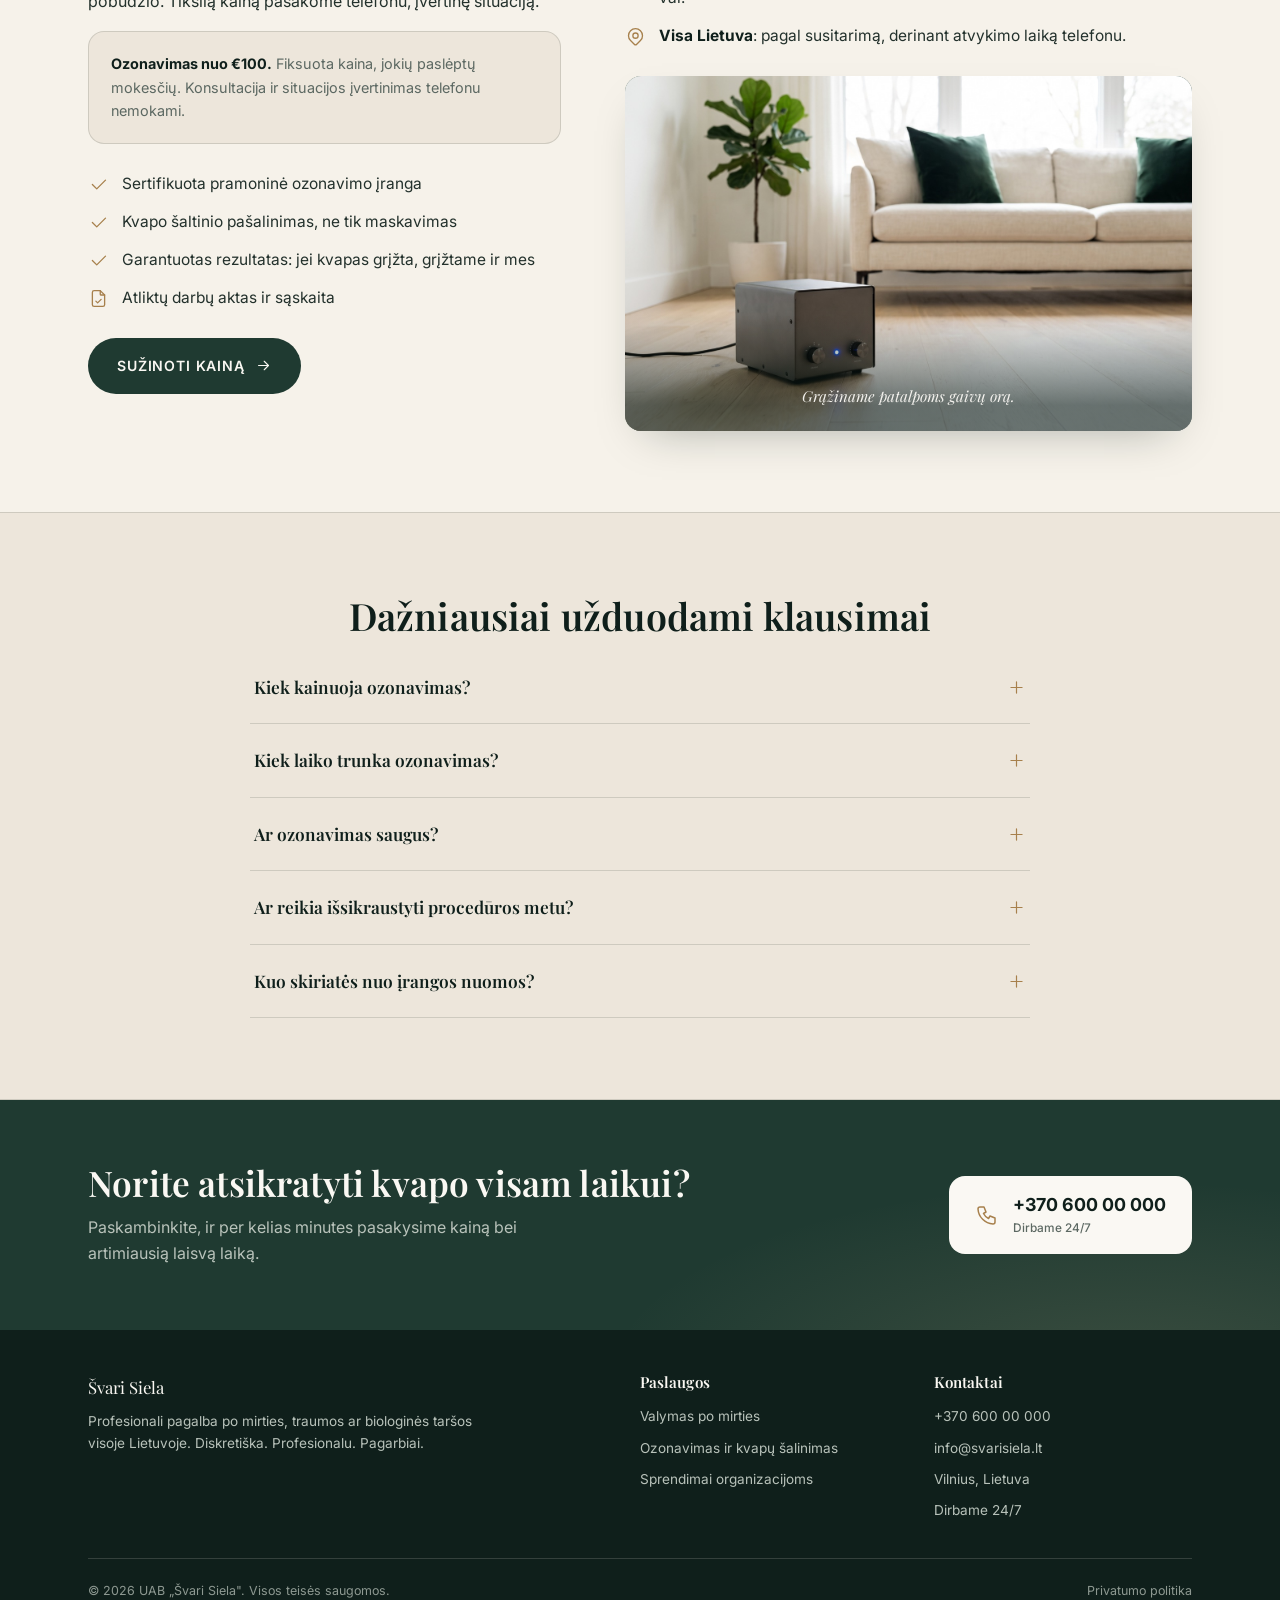
<file: v1/ozonavimas.html>
<!DOCTYPE html>
<html lang="lt">
<head>
<meta charset="UTF-8">
<meta name="viewport" content="width=device-width, initial-scale=1">
<title>Ozonavimas ir kvapų šalinimas | Kaina nuo €100 | Švari Siela</title>
<meta name="description" content="Profesionalus patalpų ozonavimas ir kvapų šalinimas: gaisro, puvimo, gyvūnų, tabako kvapai. Sertifikuota įranga, garantuotas rezultatas. Konsultacija nemokama. Skambinkite 24/7.">
<meta name="robots" content="noindex"><!-- concept preview: remove before public launch -->
<meta name="theme-color" content="#0f1f1b">
<meta property="og:type" content="website">
<meta property="og:locale" content="lt_LT">
<meta property="og:site_name" content="Švari Siela">
<meta property="og:title" content="Ozonavimas ir kvapų šalinimas | Kaina nuo €100 | Švari Siela">
<meta property="og:description" content="Profesionalus patalpų ozonavimas su kvapo šaltinio pašalinimu. Sertifikuota įranga, garantuotas rezultatas. Skambinkite 24/7.">
<link rel="icon" type="image/svg+xml" href="assets/favicon.svg">
<link rel="preconnect" href="https://fonts.googleapis.com">
<link rel="preconnect" href="https://fonts.gstatic.com" crossorigin>
<link href="https://fonts.googleapis.com/css2?family=Inter:wght@400;500;600;700&family=Playfair+Display:ital,wght@0,500;0,600;0,700;1,500&display=swap" rel="stylesheet">
<link rel="stylesheet" href="css/main.css">
<script type="application/ld+json">
{
  "@context": "https://schema.org",
  "@type": "Service",
  "serviceType": "Ozonavimas",
  "name": "Patalpų ozonavimas ir kvapų šalinimas",
  "description": "Profesionalus patalpų ozonavimas: gaisro, puvimo, gyvūnų ir tabako kvapų šalinimas su sertifikuota įranga ir kvapo šaltinio pašalinimu.",
  "areaServed": "Vilnius ir visa Lietuva",
  "provider": {
    "@type": "LocalBusiness",
    "name": "Švari Siela",
    "telephone": "+37060000000",
    "address": { "@type": "PostalAddress", "addressLocality": "Vilnius", "addressCountry": "LT" }
  }
}
</script>
</head>
<body>

<!-- Icon sprite (Tabler icons, MIT) -->
<svg xmlns="http://www.w3.org/2000/svg" style="display:none" aria-hidden="true">
  <symbol id="i-phone" viewBox="0 0 24 24" fill="none" stroke="currentColor" stroke-width="1.5" stroke-linecap="round" stroke-linejoin="round"><path d="M5 4h4l2 5l-2.5 1.5a11 11 0 0 0 5 5l1.5 -2.5l5 2v4a2 2 0 0 1 -2 2a16 16 0 0 1 -15 -15a2 2 0 0 1 2 -2"/></symbol>
  <symbol id="i-arrow" viewBox="0 0 24 24" fill="none" stroke="currentColor" stroke-width="1.5" stroke-linecap="round" stroke-linejoin="round"><path d="M5 12h14"/><path d="M13 18l6 -6"/><path d="M13 6l6 6"/></symbol>
  <symbol id="i-menu" viewBox="0 0 24 24" fill="none" stroke="currentColor" stroke-width="1.5" stroke-linecap="round"><path d="M4 6h16"/><path d="M4 12h16"/><path d="M4 18h16"/></symbol>
  <symbol id="i-check" viewBox="0 0 24 24" fill="none" stroke="currentColor" stroke-width="1.5" stroke-linecap="round" stroke-linejoin="round"><path d="M5 12l5 5l10 -10"/></symbol>
  <symbol id="i-wind" viewBox="0 0 24 24" fill="none" stroke="currentColor" stroke-width="1.5" stroke-linecap="round" stroke-linejoin="round"><path d="M5 8h8.5a2.5 2.5 0 1 0 -2.34 -3.24"/><path d="M3 12h15.5a2.5 2.5 0 1 1 -2.34 3.24"/><path d="M4 16h5.5a2.5 2.5 0 1 1 -2.34 3.24"/></symbol>
  <symbol id="i-flame" viewBox="0 0 24 24" fill="none" stroke="currentColor" stroke-width="1.5" stroke-linecap="round" stroke-linejoin="round"><path d="M12 12c2 -2.96 0 -7 -1 -8c0 3.038 -1.773 4.741 -3 6c-1.226 1.26 -2 3.24 -2 5a6 6 0 1 0 12 0c0 -1.532 -1.056 -3.94 -2 -5c-1.786 3 -2.791 3 -4 2z"/></symbol>
  <symbol id="i-paw" viewBox="0 0 24 24" fill="none" stroke="currentColor" stroke-width="1.5" stroke-linecap="round" stroke-linejoin="round"><path d="M14.7 13.5c-1.1 -2 -1.441 -2.5 -2.7 -2.5c-1.259 0 -1.736 .755 -2.836 2.747c-.942 1.703 -2.846 1.845 -3.321 3.291c-.097 .265 -.145 .677 -.143 .962c0 1.176 .787 2 1.8 2c1.259 0 3 -1 4.5 -1s3.241 1 4.5 1c1.013 0 1.8 -.823 1.8 -2c0 -.285 -.049 -.697 -.146 -.962c-.475 -1.451 -2.512 -1.835 -3.454 -3.538z"/><path d="M20.188 8.082a1.039 1.039 0 0 0 -.406 -.082h-.015c-.735 .012 -1.56 .75 -1.993 1.866c-.519 1.335 -.28 2.7 .538 3.052c.129 .055 .267 .082 .406 .082c.739 0 1.575 -.742 2.011 -1.866c.516 -1.335 .273 -2.7 -.54 -3.052z"/><path d="M9.474 9c.055 0 .109 0 .163 -.011c.944 -.128 1.533 -1.346 1.32 -2.722c-.203 -1.297 -1.047 -2.267 -1.932 -2.267c-.055 0 -.109 0 -.163 .011c-.944 .128 -1.533 1.346 -1.32 2.722c.204 1.293 1.048 2.267 1.933 2.267z"/><path d="M16.456 6.733c.214 -1.376 -.375 -2.594 -1.32 -2.722a1.164 1.164 0 0 0 -.162 -.011c-.885 0 -1.728 .97 -1.93 2.267c-.214 1.376 .375 2.594 1.32 2.722c.054 .007 .108 .011 .162 .011c.885 0 1.73 -.974 1.93 -2.267z"/><path d="M5.69 12.918c.816 -.352 1.054 -1.719 .536 -3.052c-.436 -1.124 -1.271 -1.866 -2.009 -1.866c-.14 0 -.277 .027 -.407 .082c-.816 .352 -1.054 1.719 -.536 3.052c.436 1.124 1.271 1.866 2.009 1.866c.14 0 .277 -.027 .407 -.082z"/></symbol>
  <symbol id="i-smoke" viewBox="0 0 24 24" fill="none" stroke="currentColor" stroke-width="1.5" stroke-linecap="round" stroke-linejoin="round"><path d="M4 19h13a3 3 0 1 0 0 -6h-.5a5.5 5.5 0 1 0 -10.4 -2.7"/><path d="M4 15a3 3 0 0 0 0 6"/></symbol>
  <symbol id="i-droplet" viewBox="0 0 24 24" fill="none" stroke="currentColor" stroke-width="1.5" stroke-linecap="round" stroke-linejoin="round"><path d="M7.502 19.423c2.602 2.105 6.395 2.105 8.996 0c2.602 -2.105 3.262 -5.708 1.566 -8.546l-4.89 -7.26c-.42 -.625 -1.287 -.803 -1.936 -.397a1.376 1.376 0 0 0 -.41 .397l-4.893 7.26c-1.695 2.838 -1.035 6.441 1.567 8.546z"/></symbol>
  <symbol id="i-shield" viewBox="0 0 24 24" fill="none" stroke="currentColor" stroke-width="1.5" stroke-linecap="round" stroke-linejoin="round"><path d="M12 3a12 12 0 0 0 8.5 3a12 12 0 0 1 -8.5 15a12 12 0 0 1 -8.5 -15a12 12 0 0 0 8.5 -3"/><path d="M9 12l2 2l4 -4"/></symbol>
  <symbol id="i-file" viewBox="0 0 24 24" fill="none" stroke="currentColor" stroke-width="1.5" stroke-linecap="round" stroke-linejoin="round"><path d="M14 3v4a1 1 0 0 0 1 1h4"/><path d="M17 21h-10a2 2 0 0 1 -2 -2v-14a2 2 0 0 1 2 -2h7l5 5v11a2 2 0 0 1 -2 2z"/><path d="M9 15l2 2l4 -4"/></symbol>
  <symbol id="i-plus" viewBox="0 0 24 24" fill="none" stroke="currentColor" stroke-width="1.5" stroke-linecap="round"><path d="M12 5v14"/><path d="M5 12h14"/></symbol>
  <symbol id="i-map" viewBox="0 0 24 24" fill="none" stroke="currentColor" stroke-width="1.5" stroke-linecap="round" stroke-linejoin="round"><path d="M9 11a3 3 0 1 0 6 0a3 3 0 0 0 -6 0"/><path d="M17.657 16.657l-4.243 4.243a2 2 0 0 1 -2.827 0l-4.244 -4.243a8 8 0 1 1 11.314 0z"/></symbol>
</svg>

<header class="site-header">
  <div class="wrap">
    <a class="brand" href="index.html" aria-label="Švari Siela – pradžia">
      <svg class="brand-mark" viewBox="0 0 48 48" fill="none" stroke="currentColor" stroke-width="1.6" stroke-linecap="round" aria-hidden="true">
        <path d="M10 42V22a14 14 0 0 1 28 0v20"/>
        <path d="M18 42V25a6 6 0 0 1 12 0v17"/>
        <path d="M6 42h36"/>
      </svg>
      <span class="brand-name">ŠVARI SIELA<span class="brand-tag">PROFESIONALI PAGALBA</span></span>
    </a>
    <nav class="site-nav" aria-label="Pagrindinė navigacija">
      <a href="valymas-po-mirties.html">Valymas po mirties</a>
      <a href="ozonavimas.html" aria-current="page">Ozonavimas</a>
      <a href="index.html#organizacijoms">Organizacijoms</a>
      <a href="#duk">DUK</a>
      <a href="index.html#kontaktai">Kontaktai</a>
    </nav>
    <a class="header-call" href="tel:+37060000000">
      <svg aria-hidden="true"><use href="#i-phone"/></svg>
      <span class="num">+370 600 00 000<span class="always">Dirbame 24/7</span></span>
    </a>
    <button class="nav-toggle" aria-expanded="false" aria-label="Atidaryti meniu">
      <svg aria-hidden="true"><use href="#i-menu"/></svg>
    </button>
  </div>
</header>

<main>

  <section class="page-hero">
    <div class="wrap">
      <p class="crumbs"><a href="index.html">Pradžia</a> / Ozonavimas ir kvapų šalinimas</p>
      <h1>Neišnyksta sunkus kvapas? Padėsime.</h1>
      <p class="hero-sub" style="max-width:52ch">Profesionalus patalpų ozonavimas su kvapo šaltinio pašalinimu. Sertifikuota įranga, garantuotas rezultatas, kaina nuo €100.</p>
      <div class="hero-actions">
        <a class="btn btn-primary-inv" href="tel:+37060000000"><svg aria-hidden="true"><use href="#i-phone"/></svg>Skambinti dabar</a>
        <a class="btn btn-outline-inv" href="#kaina">Kainos ir sąlygos</a>
      </div>
    </div>
  </section>

  <section class="section">
    <div class="wrap">
      <h2 class="section-title reveal">Kokius kvapus šaliname</h2>
      <p class="section-lead reveal">Pašaliname net giliai į paviršius įsigėrusius kvapus, nes dirbame ne tik su oru, bet ir su kvapo šaltiniu.</p>
      <div class="chip-grid reveal">
        <span class="chip"><svg aria-hidden="true"><use href="#i-flame"/></svg>Gaisro ir dūmų</span>
        <span class="chip"><svg aria-hidden="true"><use href="#i-droplet"/></svg>Puvimo ir organiniai</span>
        <span class="chip"><svg aria-hidden="true"><use href="#i-paw"/></svg>Gyvūnų</span>
        <span class="chip"><svg aria-hidden="true"><use href="#i-smoke"/></svg>Tabako</span>
        <span class="chip"><svg aria-hidden="true"><use href="#i-wind"/></svg>Drėgmės ir pelėsio</span>
        <span class="chip"><svg aria-hidden="true"><use href="#i-shield"/></svg>Cheminiai ir buitiniai</span>
      </div>
    </div>
  </section>

  <section class="section process">
    <div class="wrap">
      <h2 class="section-title reveal">Kaip dirbame</h2>
      <p class="section-lead reveal">Ozonavimas be šaltinio pašalinimo veikia tik laikinai. Todėl visada dirbame nuosekliai.</p>
      <div class="process-steps" style="grid-template-columns:repeat(4,1fr)">
        <div class="process-step reveal">
          <div class="p-num">01</div>
          <div class="p-name">Randame priežastį</div>
          <p class="p-desc">Nustatome, iš kur sklinda kvapas, ir įvertiname patalpas.</p>
        </div>
        <div class="process-step reveal">
          <div class="p-num">02</div>
          <div class="p-name">Pašaliname šaltinį</div>
          <p class="p-desc">Išvalome arba pašaliname kvapą skleidžiančius paviršius ir daiktus.</p>
        </div>
        <div class="process-step reveal">
          <div class="p-num">03</div>
          <div class="p-name">Ozonuojame patalpas</div>
          <p class="p-desc">Sertifikuota pramoninė įranga suardo kvapo molekules visame būste.</p>
        </div>
        <div class="process-step reveal">
          <div class="p-num">04</div>
          <div class="p-name">Patikriname rezultatą</div>
          <p class="p-desc">Išvėdiname, patikriname ir perduodame gaiviai kvepiančias patalpas.</p>
        </div>
      </div>
    </div>
  </section>

  <section class="section" id="kaina">
    <div class="wrap split-2">
      <div class="reveal">
        <h2>Kainos ir sąlygos</h2>
        <p>Ozonavimo kaina priklauso nuo patalpų ploto ir kvapo pobūdžio. Tikslią kainą pasakome telefonu, įvertinę situaciją.</p>
        <div class="price-note">
          <strong>Ozonavimas nuo €100.</strong> Fiksuota kaina, jokių paslėptų mokesčių. Konsultacija ir situacijos įvertinimas telefonu nemokami.
        </div>
        <ul class="check-list">
          <li><svg aria-hidden="true"><use href="#i-check"/></svg><span>Sertifikuota pramoninė ozonavimo įranga</span></li>
          <li><svg aria-hidden="true"><use href="#i-check"/></svg><span>Kvapo šaltinio pašalinimas, ne tik maskavimas</span></li>
          <li><svg aria-hidden="true"><use href="#i-check"/></svg><span>Garantuotas rezultatas: jei kvapas grįžta, grįžtame ir mes</span></li>
          <li><svg aria-hidden="true"><use href="#i-file"/></svg><span>Atliktų darbų aktas ir sąskaita</span></li>
        </ul>
        <a class="btn btn-primary" href="tel:+37060000000">Sužinoti kainą<svg aria-hidden="true"><use href="#i-arrow"/></svg></a>
      </div>
      <div class="reveal">
        <h2>Kur dirbame</h2>
        <ul class="check-list">
          <li><svg aria-hidden="true"><use href="#i-map"/></svg><span><strong>Vilnius ir 50 km spinduliu</strong>: standartinis aptarnavimas, atvykstame per 2 val.</span></li>
          <li><svg aria-hidden="true"><use href="#i-map"/></svg><span><strong>Visa Lietuva</strong>: pagal susitarimą, derinant atvykimo laiką telefonu.</span></li>
        </ul>
        <div class="content-visual has-photo" aria-hidden="true" style="aspect-ratio:16/10">
          <img class="arch-img" src="assets/ozone-room.jpg" alt="" loading="lazy" width="1400" height="939">
          <div class="cv-label">Grąžiname patalpoms gaivų orą.</div>
        </div>
      </div>
    </div>
  </section>

  <section class="section b2b" id="duk">
    <div class="wrap">
      <h2 class="section-title reveal">Dažniausiai užduodami klausimai</h2>
      <div class="faq-list reveal">
        <details class="faq-item">
          <summary>Kiek kainuoja ozonavimas?<svg aria-hidden="true"><use href="#i-plus"/></svg></summary>
          <div class="faq-body"><p>Kaina prasideda nuo €100 ir priklauso nuo patalpų ploto bei kvapo pobūdžio. Tikslią fiksuotą kainą pasakome telefonu, trumpai aptarę situaciją. Konsultacija nemokama.</p></div>
        </details>
        <details class="faq-item">
          <summary>Kiek laiko trunka ozonavimas?<svg aria-hidden="true"><use href="#i-plus"/></svg></summary>
          <div class="faq-body"><p>Standartinis buto ozonavimas trunka nuo kelių valandų iki paros, priklausomai nuo ploto ir kvapo intensyvumo. Po procedūros patalpas išvėdiname ir patikriname rezultatą.</p></div>
        </details>
        <details class="faq-item">
          <summary>Ar ozonavimas saugus?<svg aria-hidden="true"><use href="#i-plus"/></svg></summary>
          <div class="faq-body"><p>Taip, kai jį atlieka specialistai. Procedūros metu patalpose negali būti žmonių, gyvūnų ir augalų. Po ozonavimo patalpas išvėdiname, ir jos vėl visiškai saugios gyventi.</p></div>
        </details>
        <details class="faq-item">
          <summary>Ar reikia išsikraustyti procedūros metu?<svg aria-hidden="true"><use href="#i-plus"/></svg></summary>
          <div class="faq-body"><p>Tik procedūros laikui: dažniausiai kelioms valandoms. Viską suplanuojame taip, kad jums būtų kuo patogiau, ir iš anksto pasakome, kada galėsite grįžti.</p></div>
        </details>
        <details class="faq-item">
          <summary>Kuo skiriatės nuo įrangos nuomos?<svg aria-hidden="true"><use href="#i-plus"/></svg></summary>
          <div class="faq-body"><p>Buitiniai ozonatoriai dažnai tik laikinai užmaskuoja kvapą. Mes pirmiausia pašaliname kvapo šaltinį, tada ozonuojame pramonine įranga ir patikriname rezultatą. Todėl kvapas nebegrįžta.</p></div>
        </details>
      </div>
    </div>
  </section>

  <section class="cta-band">
    <div class="wrap">
      <div>
        <h2>Norite atsikratyti kvapo visam laikui?</h2>
        <p>Paskambinkite, ir per kelias minutes pasakysime kainą bei artimiausią laisvą laiką.</p>
      </div>
      <div class="cta-band-actions">
        <a class="cta-band-phone" href="tel:+37060000000">
          <svg aria-hidden="true"><use href="#i-phone"/></svg>
          <span><span class="num">+370 600 00 000</span><span class="always">Dirbame 24/7</span></span>
        </a>
      </div>
    </div>
  </section>

</main>

<footer class="site-footer">
  <div class="wrap">
    <div class="footer-grid">
      <div>
        <div class="footer-brand-line">Švari Siela</div>
        <p class="footer-note">Profesionali pagalba po mirties, traumos ar biologinės taršos visoje Lietuvoje. Diskretiška. Profesionalu. Pagarbiai.</p>
      </div>
      <div>
        <h4>Paslaugos</h4>
        <ul>
          <li><a href="valymas-po-mirties.html">Valymas po mirties</a></li>
          <li><a href="ozonavimas.html">Ozonavimas ir kvapų šalinimas</a></li>
          <li><a href="index.html#organizacijoms">Sprendimai organizacijoms</a></li>
        </ul>
      </div>
      <div>
        <h4>Kontaktai</h4>
        <ul>
          <li><a href="tel:+37060000000">+370 600 00 000</a></li>
          <li><a href="mailto:info@svarisiela.lt">info@svarisiela.lt</a></li>
          <li>Vilnius, Lietuva</li>
          <li>Dirbame 24/7</li>
        </ul>
      </div>
    </div>
    <div class="footer-bottom">
      <span>© 2026 UAB „Švari Siela". Visos teisės saugomos.</span>
      <span>Privatumo politika</span>
    </div>
  </div>
</footer>

<div class="mobile-call-bar">
  <a href="tel:+37060000000">
    <svg aria-hidden="true"><use href="#i-phone"/></svg>
    +370 600 00 000
    <span class="always">24/7</span>
  </a>
</div>

<script src="js/main.js" defer></script>
</body>
</html>
</file>
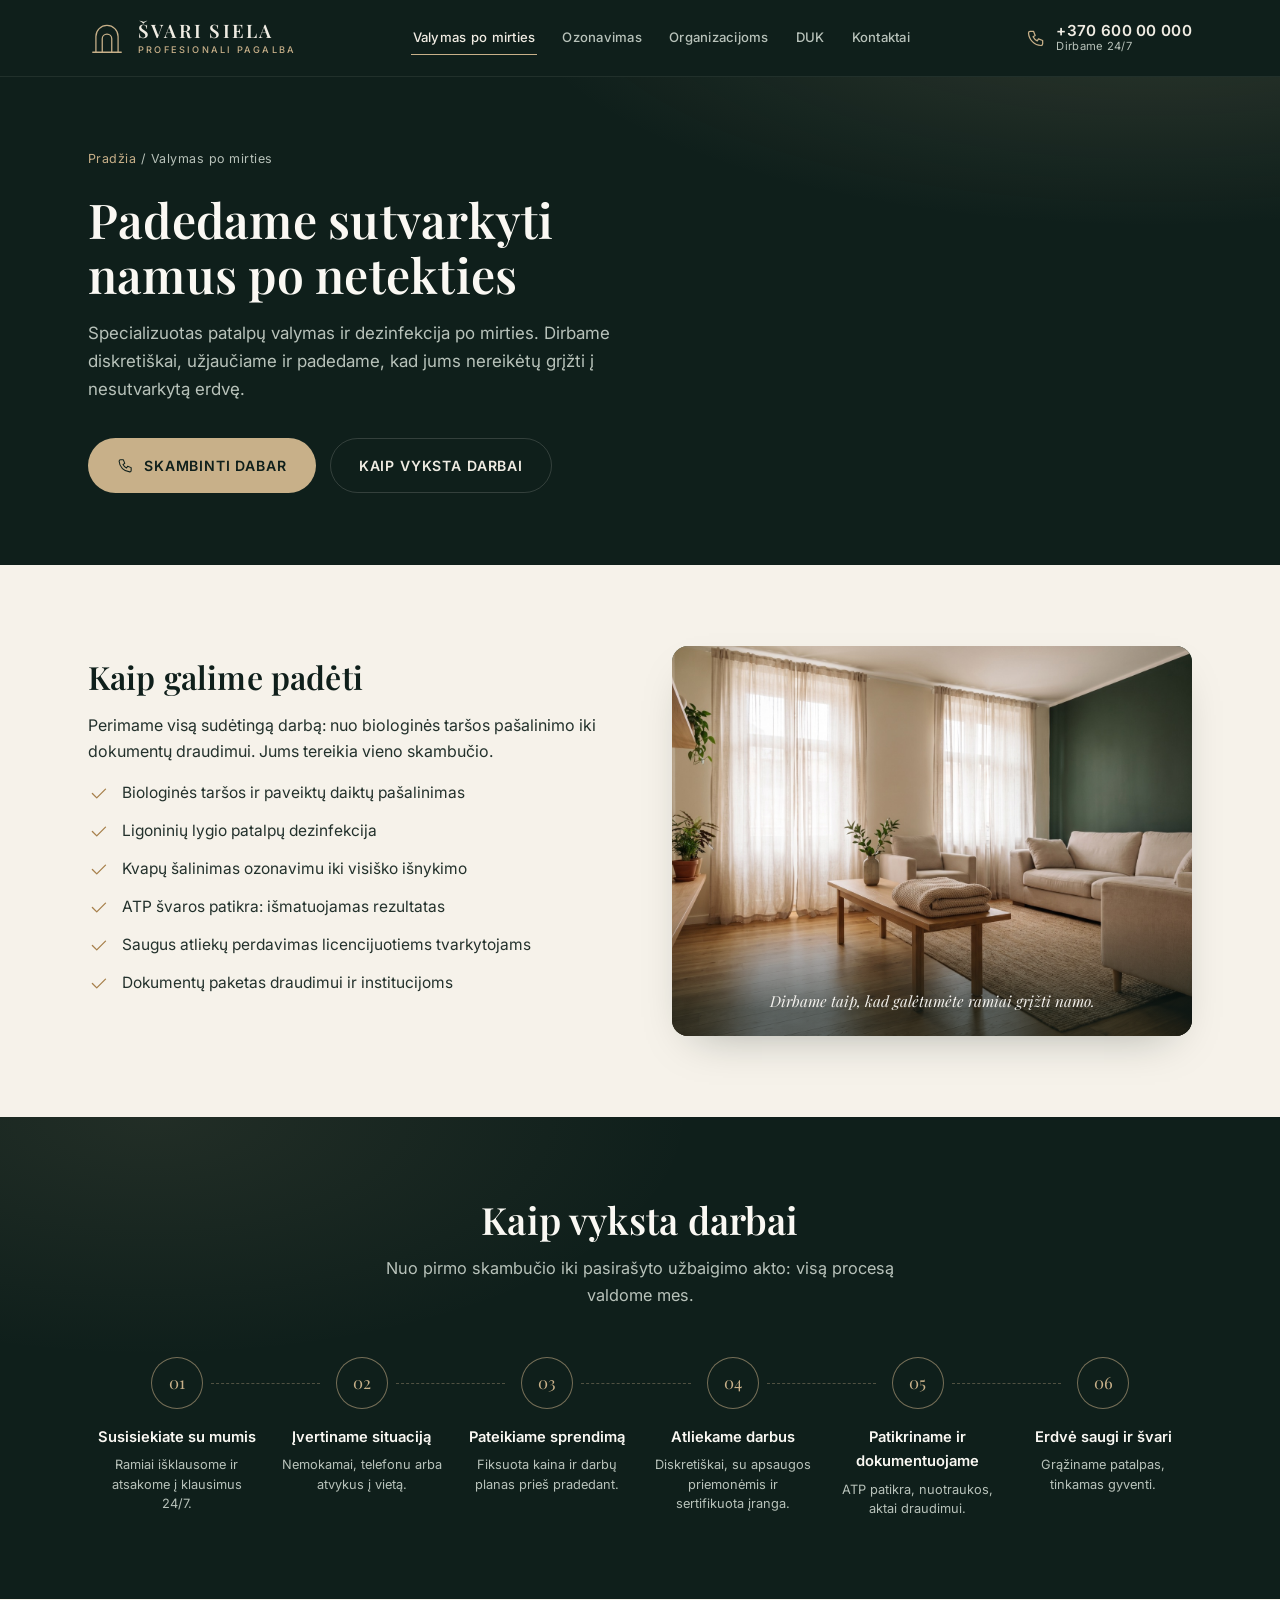
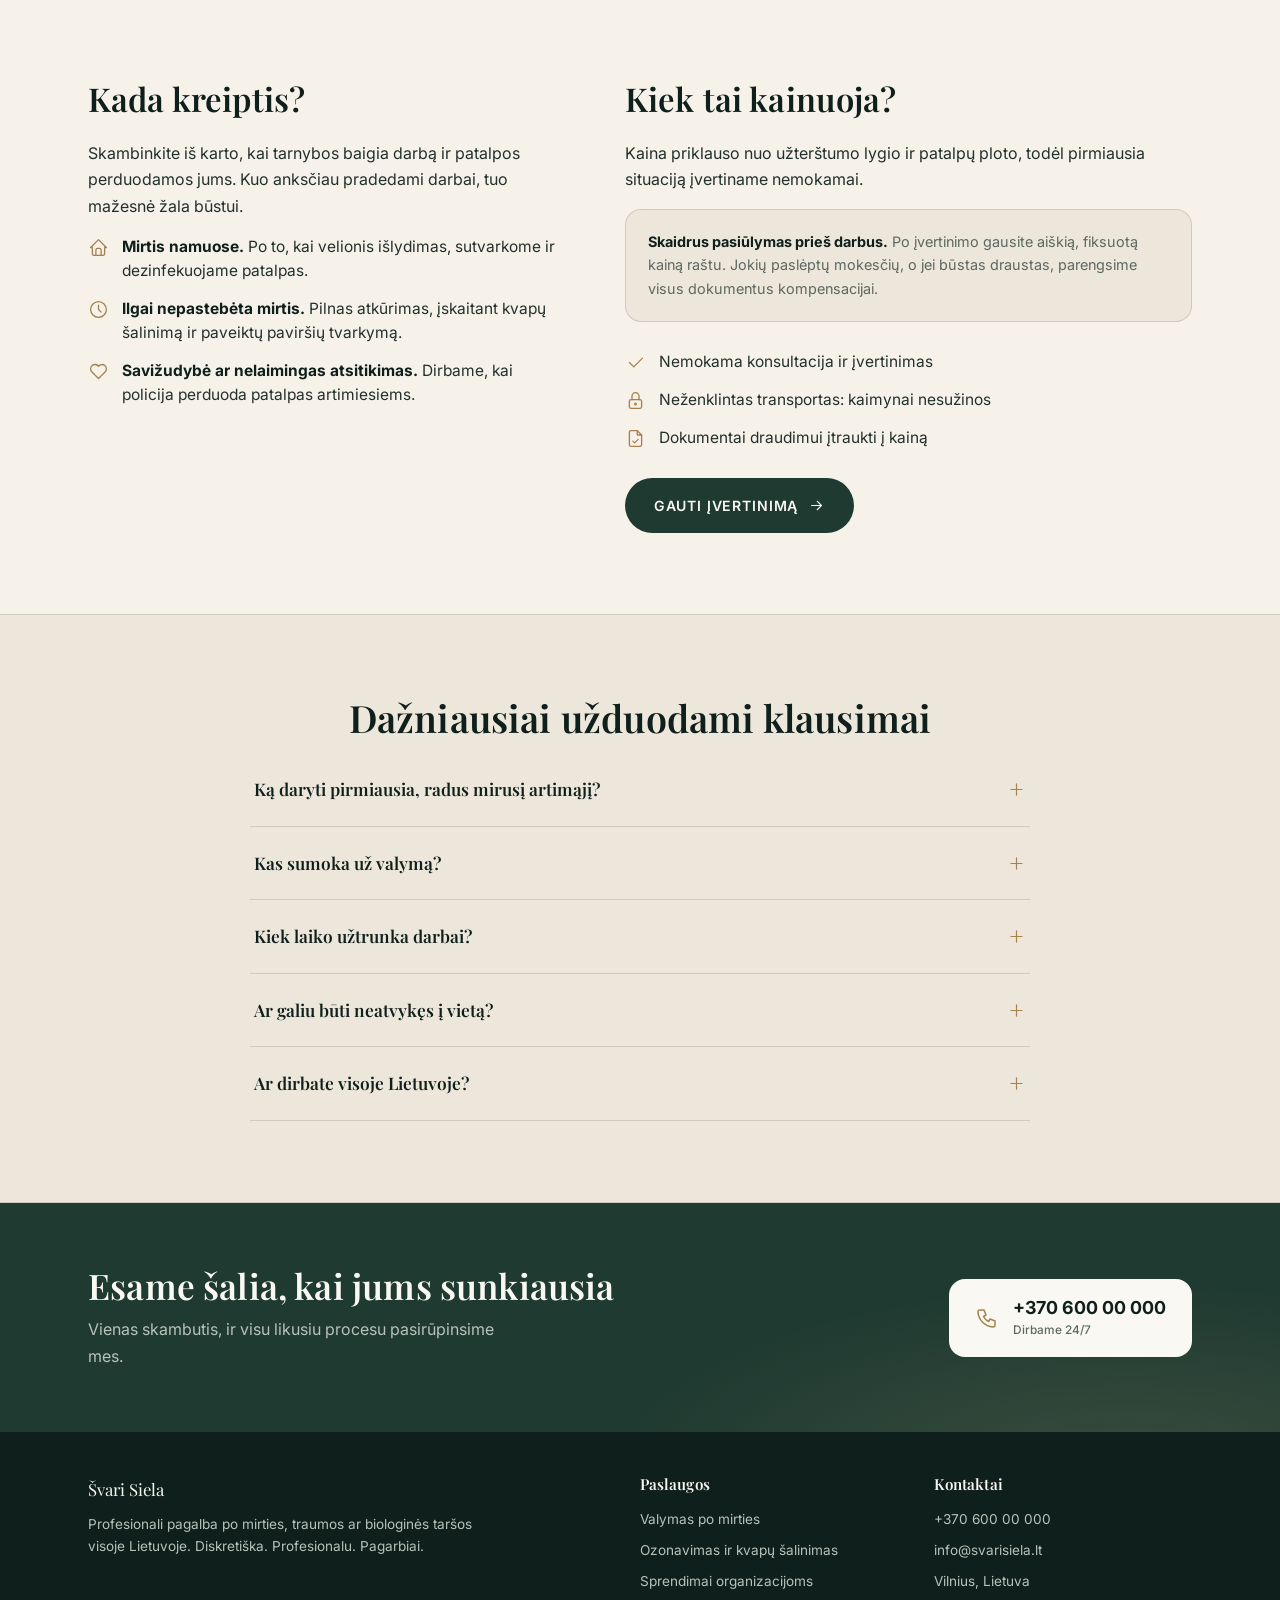
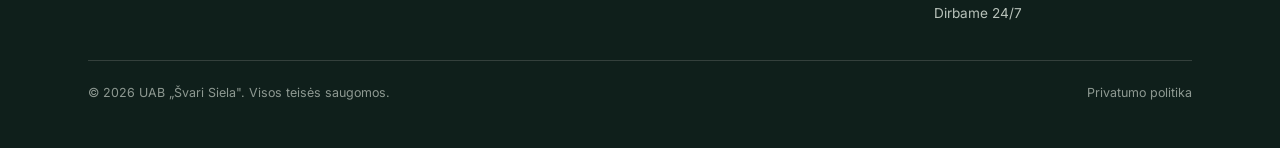
<file: v1/valymas-po-mirties.html>
<!DOCTYPE html>
<html lang="lt">
<head>
<meta charset="UTF-8">
<meta name="viewport" content="width=device-width, initial-scale=1">
<title>Valymas po mirties | Diskretiškai ir pagarbiai visoje Lietuvoje | Švari Siela</title>
<meta name="description" content="Specializuotas buto ir patalpų valymas po mirties. Dirbame diskretiškai, užjaučiame ir padedame. Visa dokumentacija draudimui. Skambinkite bet kuriuo metu: dirbame 24/7.">
<meta name="robots" content="noindex"><!-- concept preview: remove before public launch -->
<meta name="theme-color" content="#0f1f1b">
<meta property="og:type" content="website">
<meta property="og:locale" content="lt_LT">
<meta property="og:site_name" content="Švari Siela">
<meta property="og:title" content="Valymas po mirties | Diskretiškai ir pagarbiai | Švari Siela">
<meta property="og:description" content="Specializuotas patalpų sutvarkymas po netekties. Dirbame diskretiškai, užjaučiame ir padedame. Dirbame 24/7 visoje Lietuvoje.">
<link rel="icon" type="image/svg+xml" href="assets/favicon.svg">
<link rel="preconnect" href="https://fonts.googleapis.com">
<link rel="preconnect" href="https://fonts.gstatic.com" crossorigin>
<link href="https://fonts.googleapis.com/css2?family=Inter:wght@400;500;600;700&family=Playfair+Display:ital,wght@0,500;0,600;0,700;1,500&display=swap" rel="stylesheet">
<link rel="stylesheet" href="css/main.css">
<script type="application/ld+json">
{
  "@context": "https://schema.org",
  "@type": "Service",
  "serviceType": "Valymas po mirties",
  "name": "Patalpų valymas ir dezinfekcija po mirties",
  "description": "Specializuotas patalpų sutvarkymas po netekties: biologinės taršos pašalinimas, dezinfekcija, kvapų šalinimas, ATP švaros patikra ir dokumentai draudimui.",
  "areaServed": "Lietuva",
  "provider": {
    "@type": "LocalBusiness",
    "name": "Švari Siela",
    "telephone": "+37060000000",
    "address": { "@type": "PostalAddress", "addressLocality": "Vilnius", "addressCountry": "LT" }
  }
}
</script>
</head>
<body>

<!-- Icon sprite (Tabler icons, MIT) -->
<svg xmlns="http://www.w3.org/2000/svg" style="display:none" aria-hidden="true">
  <symbol id="i-phone" viewBox="0 0 24 24" fill="none" stroke="currentColor" stroke-width="1.5" stroke-linecap="round" stroke-linejoin="round"><path d="M5 4h4l2 5l-2.5 1.5a11 11 0 0 0 5 5l1.5 -2.5l5 2v4a2 2 0 0 1 -2 2a16 16 0 0 1 -15 -15a2 2 0 0 1 2 -2"/></symbol>
  <symbol id="i-arrow" viewBox="0 0 24 24" fill="none" stroke="currentColor" stroke-width="1.5" stroke-linecap="round" stroke-linejoin="round"><path d="M5 12h14"/><path d="M13 18l6 -6"/><path d="M13 6l6 6"/></symbol>
  <symbol id="i-menu" viewBox="0 0 24 24" fill="none" stroke="currentColor" stroke-width="1.5" stroke-linecap="round"><path d="M4 6h16"/><path d="M4 12h16"/><path d="M4 18h16"/></symbol>
  <symbol id="i-home" viewBox="0 0 24 24" fill="none" stroke="currentColor" stroke-width="1.5" stroke-linecap="round" stroke-linejoin="round"><path d="M5 12l-2 0l9 -9l9 9l-2 0"/><path d="M5 12v7a2 2 0 0 0 2 2h10a2 2 0 0 0 2 -2v-7"/><path d="M9 21v-6a2 2 0 0 1 2 -2h2a2 2 0 0 1 2 2v6"/></symbol>
  <symbol id="i-clock" viewBox="0 0 24 24" fill="none" stroke="currentColor" stroke-width="1.5" stroke-linecap="round" stroke-linejoin="round"><path d="M3 12a9 9 0 1 0 18 0a9 9 0 0 0 -18 0"/><path d="M12 7v5l3 3"/></symbol>
  <symbol id="i-heart" viewBox="0 0 24 24" fill="none" stroke="currentColor" stroke-width="1.5" stroke-linecap="round" stroke-linejoin="round"><path d="M19.5 12.572l-7.5 7.428l-7.5 -7.428a5 5 0 1 1 7.5 -6.566a5 5 0 1 1 7.5 6.572"/></symbol>
  <symbol id="i-check" viewBox="0 0 24 24" fill="none" stroke="currentColor" stroke-width="1.5" stroke-linecap="round" stroke-linejoin="round"><path d="M5 12l5 5l10 -10"/></symbol>
  <symbol id="i-shield" viewBox="0 0 24 24" fill="none" stroke="currentColor" stroke-width="1.5" stroke-linecap="round" stroke-linejoin="round"><path d="M12 3a12 12 0 0 0 8.5 3a12 12 0 0 1 -8.5 15a12 12 0 0 1 -8.5 -15a12 12 0 0 0 8.5 -3"/><path d="M9 12l2 2l4 -4"/></symbol>
  <symbol id="i-file" viewBox="0 0 24 24" fill="none" stroke="currentColor" stroke-width="1.5" stroke-linecap="round" stroke-linejoin="round"><path d="M14 3v4a1 1 0 0 0 1 1h4"/><path d="M17 21h-10a2 2 0 0 1 -2 -2v-14a2 2 0 0 1 2 -2h7l5 5v11a2 2 0 0 1 -2 2z"/><path d="M9 15l2 2l4 -4"/></symbol>
  <symbol id="i-plus" viewBox="0 0 24 24" fill="none" stroke="currentColor" stroke-width="1.5" stroke-linecap="round"><path d="M12 5v14"/><path d="M5 12h14"/></symbol>
  <symbol id="i-lock" viewBox="0 0 24 24" fill="none" stroke="currentColor" stroke-width="1.5" stroke-linecap="round" stroke-linejoin="round"><path d="M5 13a2 2 0 0 1 2 -2h10a2 2 0 0 1 2 2v6a2 2 0 0 1 -2 2h-10a2 2 0 0 1 -2 -2v-6z"/><path d="M11 16a1 1 0 1 0 2 0a1 1 0 0 0 -2 0"/><path d="M8 11v-4a4 4 0 1 1 8 0v4"/></symbol>
</svg>

<header class="site-header">
  <div class="wrap">
    <a class="brand" href="index.html" aria-label="Švari Siela – pradžia">
      <svg class="brand-mark" viewBox="0 0 48 48" fill="none" stroke="currentColor" stroke-width="1.6" stroke-linecap="round" aria-hidden="true">
        <path d="M10 42V22a14 14 0 0 1 28 0v20"/>
        <path d="M18 42V25a6 6 0 0 1 12 0v17"/>
        <path d="M6 42h36"/>
      </svg>
      <span class="brand-name">ŠVARI SIELA<span class="brand-tag">PROFESIONALI PAGALBA</span></span>
    </a>
    <nav class="site-nav" aria-label="Pagrindinė navigacija">
      <a href="valymas-po-mirties.html" aria-current="page">Valymas po mirties</a>
      <a href="ozonavimas.html">Ozonavimas</a>
      <a href="index.html#organizacijoms">Organizacijoms</a>
      <a href="#duk">DUK</a>
      <a href="index.html#kontaktai">Kontaktai</a>
    </nav>
    <a class="header-call" href="tel:+37060000000">
      <svg aria-hidden="true"><use href="#i-phone"/></svg>
      <span class="num">+370 600 00 000<span class="always">Dirbame 24/7</span></span>
    </a>
    <button class="nav-toggle" aria-expanded="false" aria-label="Atidaryti meniu">
      <svg aria-hidden="true"><use href="#i-menu"/></svg>
    </button>
  </div>
</header>

<main>

  <section class="page-hero">
    <div class="wrap">
      <p class="crumbs"><a href="index.html">Pradžia</a> / Valymas po mirties</p>
      <h1>Padedame sutvarkyti namus po netekties</h1>
      <p class="hero-sub" style="max-width:52ch">Specializuotas patalpų valymas ir dezinfekcija po mirties. Dirbame diskretiškai, užjaučiame ir padedame, kad jums nereikėtų grįžti į nesutvarkytą erdvę.</p>
      <div class="hero-actions">
        <a class="btn btn-primary-inv" href="tel:+37060000000"><svg aria-hidden="true"><use href="#i-phone"/></svg>Skambinti dabar</a>
        <a class="btn btn-outline-inv" href="#procesas">Kaip vyksta darbai</a>
      </div>
    </div>
  </section>

  <section class="section">
    <div class="wrap content-row">
      <div class="reveal">
        <h2>Kaip galime padėti</h2>
        <p>Perimame visą sudėtingą darbą: nuo biologinės taršos pašalinimo iki dokumentų draudimui. Jums tereikia vieno skambučio.</p>
        <ul class="check-list">
          <li><svg aria-hidden="true"><use href="#i-check"/></svg><span>Biologinės taršos ir paveiktų daiktų pašalinimas</span></li>
          <li><svg aria-hidden="true"><use href="#i-check"/></svg><span>Ligoninių lygio patalpų dezinfekcija</span></li>
          <li><svg aria-hidden="true"><use href="#i-check"/></svg><span>Kvapų šalinimas ozonavimu iki visiško išnykimo</span></li>
          <li><svg aria-hidden="true"><use href="#i-check"/></svg><span>ATP švaros patikra: išmatuojamas rezultatas</span></li>
          <li><svg aria-hidden="true"><use href="#i-check"/></svg><span>Saugus atliekų perdavimas licencijuotiems tvarkytojams</span></li>
          <li><svg aria-hidden="true"><use href="#i-check"/></svg><span>Dokumentų paketas draudimui ir institucijoms</span></li>
        </ul>
      </div>
      <div class="content-visual has-photo reveal" aria-hidden="true">
        <img class="arch-img" src="assets/room-clean.jpg" alt="" loading="lazy" width="1400" height="1045">
        <div class="cv-label">Dirbame taip, kad galėtumėte ramiai grįžti namo.</div>
      </div>
    </div>
  </section>

  <section class="section process" id="procesas">
    <div class="wrap">
      <h2 class="section-title reveal">Kaip vyksta darbai</h2>
      <p class="section-lead reveal">Nuo pirmo skambučio iki pasirašyto užbaigimo akto: visą procesą valdome mes.</p>
      <div class="process-steps">
        <div class="process-step reveal">
          <div class="p-num">01</div>
          <div class="p-name">Susisiekiate su mumis</div>
          <p class="p-desc">Ramiai išklausome ir atsakome į klausimus 24/7.</p>
        </div>
        <div class="process-step reveal">
          <div class="p-num">02</div>
          <div class="p-name">Įvertiname situaciją</div>
          <p class="p-desc">Nemokamai, telefonu arba atvykus į vietą.</p>
        </div>
        <div class="process-step reveal">
          <div class="p-num">03</div>
          <div class="p-name">Pateikiame sprendimą</div>
          <p class="p-desc">Fiksuota kaina ir darbų planas prieš pradedant.</p>
        </div>
        <div class="process-step reveal">
          <div class="p-num">04</div>
          <div class="p-name">Atliekame darbus</div>
          <p class="p-desc">Diskretiškai, su apsaugos priemonėmis ir sertifikuota įranga.</p>
        </div>
        <div class="process-step reveal">
          <div class="p-num">05</div>
          <div class="p-name">Patikriname ir dokumentuojame</div>
          <p class="p-desc">ATP patikra, nuotraukos, aktai draudimui.</p>
        </div>
        <div class="process-step reveal">
          <div class="p-num">06</div>
          <div class="p-name">Erdvė saugi ir švari</div>
          <p class="p-desc">Grąžiname patalpas, tinkamas gyventi.</p>
        </div>
      </div>
    </div>
  </section>

  <section class="section">
    <div class="wrap split-2">
      <div class="reveal">
        <h2>Kada kreiptis?</h2>
        <p>Skambinkite iš karto, kai tarnybos baigia darbą ir patalpos perduodamos jums. Kuo anksčiau pradedami darbai, tuo mažesnė žala būstui.</p>
        <ul class="check-list">
          <li><svg aria-hidden="true"><use href="#i-home"/></svg><span><strong>Mirtis namuose.</strong> Po to, kai velionis išlydimas, sutvarkome ir dezinfekuojame patalpas.</span></li>
          <li><svg aria-hidden="true"><use href="#i-clock"/></svg><span><strong>Ilgai nepastebėta mirtis.</strong> Pilnas atkūrimas, įskaitant kvapų šalinimą ir paveiktų paviršių tvarkymą.</span></li>
          <li><svg aria-hidden="true"><use href="#i-heart"/></svg><span><strong>Savižudybė ar nelaimingas atsitikimas.</strong> Dirbame, kai policija perduoda patalpas artimiesiems.</span></li>
        </ul>
      </div>
      <div class="reveal">
        <h2>Kiek tai kainuoja?</h2>
        <p>Kaina priklauso nuo užterštumo lygio ir patalpų ploto, todėl pirmiausia situaciją įvertiname nemokamai.</p>
        <div class="price-note">
          <strong>Skaidrus pasiūlymas prieš darbus.</strong> Po įvertinimo gausite aiškią, fiksuotą kainą raštu. Jokių paslėptų mokesčių, o jei būstas draustas, parengsime visus dokumentus kompensacijai.
        </div>
        <ul class="check-list">
          <li><svg aria-hidden="true"><use href="#i-check"/></svg><span>Nemokama konsultacija ir įvertinimas</span></li>
          <li><svg aria-hidden="true"><use href="#i-lock"/></svg><span>Neženklintas transportas: kaimynai nesužinos</span></li>
          <li><svg aria-hidden="true"><use href="#i-file"/></svg><span>Dokumentai draudimui įtraukti į kainą</span></li>
        </ul>
        <a class="btn btn-primary" href="tel:+37060000000">Gauti įvertinimą<svg aria-hidden="true"><use href="#i-arrow"/></svg></a>
      </div>
    </div>
  </section>

  <section class="section b2b" id="duk">
    <div class="wrap">
      <h2 class="section-title reveal">Dažniausiai užduodami klausimai</h2>
      <div class="faq-list reveal">
        <details class="faq-item">
          <summary>Ką daryti pirmiausia, radus mirusį artimąjį?<svg aria-hidden="true"><use href="#i-plus"/></svg></summary>
          <div class="faq-body"><p>Kvieskite bendrąjį pagalbos centrą telefonu 112. Policija ir medikai atliks savo darbą, o velioniu pasirūpins laidojimo paslaugų teikėjai. Kai patalpos bus perduotos jums, paskambinkite mums: nuo to momento viskuo pasirūpinsime mes.</p></div>
        </details>
        <details class="faq-item">
          <summary>Kas sumoka už valymą?<svg aria-hidden="true"><use href="#i-plus"/></svg></summary>
          <div class="faq-body"><p>Dažniausiai artimieji arba būsto savininkas. Jei būstas draustas, dalis išlaidų gali būti kompensuojama: parengiame visus reikalingus dokumentus. Kai būstas priklauso savivaldybei, dirbame pagal sutartį su institucija.</p></div>
        </details>
        <details class="faq-item">
          <summary>Kiek laiko užtrunka darbai?<svg aria-hidden="true"><use href="#i-plus"/></svg></summary>
          <div class="faq-body"><p>Priklausomai nuo situacijos: nuo kelių valandų iki kelių dienų. Tikslų terminą pasakome po įvertinimo ir jo laikomės.</p></div>
        </details>
        <details class="faq-item">
          <summary>Ar galiu būti neatvykęs į vietą?<svg aria-hidden="true"><use href="#i-plus"/></svg></summary>
          <div class="faq-body"><p>Taip. Daugelis klientų perduoda mums raktus ir grįžta tik į sutvarkytas patalpas. Prieš ir po darbų pateikiame nuotraukas bei ataskaitą.</p></div>
        </details>
        <details class="faq-item">
          <summary>Ar dirbate visoje Lietuvoje?<svg aria-hidden="true"><use href="#i-plus"/></svg></summary>
          <div class="faq-body"><p>Taip, po mirties, traumos ar didelės taršos atvejais vykstame į visą Lietuvą. Vilniuje ir aplink jį atvykstame per 2 valandas.</p></div>
        </details>
      </div>
    </div>
  </section>

  <section class="cta-band">
    <div class="wrap">
      <div>
        <h2>Esame šalia, kai jums sunkiausia</h2>
        <p>Vienas skambutis, ir visu likusiu procesu pasirūpinsime mes.</p>
      </div>
      <div class="cta-band-actions">
        <a class="cta-band-phone" href="tel:+37060000000">
          <svg aria-hidden="true"><use href="#i-phone"/></svg>
          <span><span class="num">+370 600 00 000</span><span class="always">Dirbame 24/7</span></span>
        </a>
      </div>
    </div>
  </section>

</main>

<footer class="site-footer">
  <div class="wrap">
    <div class="footer-grid">
      <div>
        <div class="footer-brand-line">Švari Siela</div>
        <p class="footer-note">Profesionali pagalba po mirties, traumos ar biologinės taršos visoje Lietuvoje. Diskretiška. Profesionalu. Pagarbiai.</p>
      </div>
      <div>
        <h4>Paslaugos</h4>
        <ul>
          <li><a href="valymas-po-mirties.html">Valymas po mirties</a></li>
          <li><a href="ozonavimas.html">Ozonavimas ir kvapų šalinimas</a></li>
          <li><a href="index.html#organizacijoms">Sprendimai organizacijoms</a></li>
        </ul>
      </div>
      <div>
        <h4>Kontaktai</h4>
        <ul>
          <li><a href="tel:+37060000000">+370 600 00 000</a></li>
          <li><a href="mailto:info@svarisiela.lt">info@svarisiela.lt</a></li>
          <li>Vilnius, Lietuva</li>
          <li>Dirbame 24/7</li>
        </ul>
      </div>
    </div>
    <div class="footer-bottom">
      <span>© 2026 UAB „Švari Siela". Visos teisės saugomos.</span>
      <span>Privatumo politika</span>
    </div>
  </div>
</footer>

<div class="mobile-call-bar">
  <a href="tel:+37060000000">
    <svg aria-hidden="true"><use href="#i-phone"/></svg>
    +370 600 00 000
    <span class="always">24/7</span>
  </a>
</div>

<script src="js/main.js" defer></script>
</body>
</html>
</file>
<file: v1/css/main.css>
/* ============================================================
   ŠVARI SIELA — design system
   Palette from client mood board: forest ink, deep green,
   bone/cream, muted gold. Playfair Display + Inter.
   Radius rule: buttons = pill, cards = 16px, chips = pill.
   ============================================================ */

:root {
  --ink: #0f1f1b;        /* near-black green */
  --green: #1f3a31;      /* deep green */
  --green-2: #2c4c40;    /* lifted green for hover / gradients */
  --paper: #f6f2ea;      /* warm page background */
  --cream: #ede6db;      /* card / band background */
  --bone: #faf8f3;       /* lightest surface */
  --gold: #c8b089;       /* muted gold accent */
  --bronze: #a7804c;     /* deep gold for icons / large display text */
  --bronze-text: #8a6a3f; /* darker gold: WCAG AA for small text on light surfaces */
  --text: #23312c;       /* body text on light */
  --text-soft: #5c6862;  /* secondary text on light */
  --text-inv: #f0ece3;   /* body text on dark */
  --text-inv-soft: #b8c2ba;
  --line: rgba(15, 31, 27, 0.14);
  --line-inv: rgba(240, 236, 227, 0.16);
  --radius-card: 16px;
  --shadow-soft: 0 18px 44px -22px rgba(15, 31, 27, 0.35);
  --font-display: "Playfair Display", "Georgia", serif;
  --font-body: "Inter", "Helvetica Neue", Arial, sans-serif;
  --wrap: 1200px;
  --header-h: 76px;
}

*, *::before, *::after { box-sizing: border-box; }

html { scroll-behavior: smooth; }

@media (prefers-reduced-motion: reduce) {
  html { scroll-behavior: auto; }
  *, *::before, *::after {
    animation-duration: 0.01ms !important;
    animation-iteration-count: 1 !important;
    transition-duration: 0.01ms !important;
  }
}

body {
  margin: 0;
  background: var(--paper);
  color: var(--text);
  font-family: var(--font-body);
  font-size: 1rem;
  line-height: 1.65;
  -webkit-font-smoothing: antialiased;
  text-rendering: optimizeLegibility;
}

img, svg { display: block; max-width: 100%; }

a { color: inherit; }

h1, h2, h3, h4 {
  font-family: var(--font-display);
  font-weight: 600;
  line-height: 1.15;
  margin: 0 0 0.5em;
  color: var(--ink);
  letter-spacing: 0.005em;
}

p { margin: 0 0 1em; }

.wrap {
  max-width: var(--wrap);
  margin-inline: auto;
  padding-inline: clamp(20px, 4vw, 48px);
}

.visually-hidden {
  position: absolute; width: 1px; height: 1px;
  overflow: hidden; clip: rect(0 0 0 0); white-space: nowrap;
}

/* ---------- header ---------- */

.site-header {
  position: sticky;
  top: 0;
  z-index: 40;
  background: var(--ink);
  color: var(--text-inv);
  border-bottom: 1px solid rgba(240, 236, 227, 0.08);
}

.site-header .wrap {
  display: flex;
  align-items: center;
  gap: 28px;
  min-height: var(--header-h);
}

.brand {
  display: flex;
  align-items: center;
  gap: 12px;
  text-decoration: none;
  color: var(--text-inv);
  flex-shrink: 0;
}

.brand-mark {
  width: 38px;
  height: 38px;
  color: var(--gold);
}

.brand-name {
  font-family: var(--font-display);
  font-size: 1.16rem;
  font-weight: 600;
  letter-spacing: 0.12em;
  line-height: 1.1;
}

.brand-tag {
  display: block;
  font-family: var(--font-body);
  font-size: 0.575rem;
  font-weight: 500;
  letter-spacing: 0.24em;
  color: var(--gold);
  margin-top: 3px;
}

.site-nav {
  display: flex;
  gap: clamp(14px, 1.8vw, 26px);
  margin-inline: auto;
}

.site-nav a {
  text-decoration: none;
  font-size: 0.82rem;
  font-weight: 500;
  letter-spacing: 0.02em;
  color: var(--text-inv-soft);
  padding: 6px 2px;
  border-bottom: 1px solid transparent;
  transition: color 0.2s ease, border-color 0.2s ease;
  white-space: nowrap;
}

.site-nav a:hover,
.site-nav a[aria-current="page"] {
  color: var(--text-inv);
  border-bottom-color: var(--gold);
}

.header-call {
  display: flex;
  align-items: center;
  gap: 10px;
  text-decoration: none;
  color: var(--text-inv);
  flex-shrink: 0;
}

.header-call svg { width: 20px; height: 20px; color: var(--gold); }

.header-call .num {
  font-weight: 600;
  font-size: 0.95rem;
  letter-spacing: 0.02em;
  line-height: 1.2;
}

.header-call .always {
  display: block;
  font-size: 0.7rem;
  color: var(--text-inv-soft);
  font-weight: 400;
}

.nav-toggle {
  display: none;
  background: none;
  border: 1px solid var(--line-inv);
  border-radius: 999px;
  color: var(--text-inv);
  padding: 9px 11px;
  cursor: pointer;
}

.nav-toggle svg { width: 20px; height: 20px; }

@media (max-width: 940px) {
  .site-nav {
    display: none;
    position: absolute;
    top: var(--header-h);
    left: 0;
    right: 0;
    background: var(--ink);
    flex-direction: column;
    gap: 0;
    padding: 8px 24px 20px;
    border-bottom: 1px solid rgba(240, 236, 227, 0.1);
  }
  .site-nav.open { display: flex; }
  .site-nav a { padding: 13px 2px; font-size: 0.95rem; border-bottom: 1px solid rgba(240,236,227,0.07); }
  .nav-toggle { display: block; margin-left: auto; }
  .header-call .always { display: none; }
  .header-call .num { font-size: 0.88rem; }
}

@media (max-width: 560px) {
  .header-call .num { display: none; }
  .header-call svg { width: 22px; height: 22px; }
}

/* ---------- buttons ---------- */

.btn {
  display: inline-flex;
  align-items: center;
  justify-content: center;
  gap: 10px;
  border-radius: 999px;
  padding: 15px 28px;
  font-family: var(--font-body);
  font-size: 0.88rem;
  font-weight: 600;
  letter-spacing: 0.06em;
  text-transform: uppercase;
  text-decoration: none;
  border: 1px solid transparent;
  cursor: pointer;
  transition: background 0.2s ease, color 0.2s ease, border-color 0.2s ease, transform 0.15s ease;
  white-space: nowrap;
}

.btn:active { transform: translateY(1px) scale(0.99); }

.btn svg { width: 17px; height: 17px; flex-shrink: 0; }

.btn-primary { background: var(--green); color: var(--bone); }
.btn-primary:hover { background: var(--green-2); }

.btn-primary-inv { background: var(--gold); color: var(--ink); }
.btn-primary-inv:hover { background: #d4bf9e; }

.btn-outline { border-color: var(--line); color: var(--ink); background: transparent; }
.btn-outline:hover { border-color: var(--green); background: rgba(31, 58, 49, 0.05); }

.btn-outline-inv { border-color: var(--line-inv); color: var(--text-inv); background: transparent; }
.btn-outline-inv:hover { border-color: var(--gold); color: var(--gold); }

/* ---------- hero ---------- */

.hero {
  padding-block: clamp(48px, 7vh, 88px) clamp(56px, 8vh, 96px);
  background:
    radial-gradient(1100px 420px at 85% -10%, rgba(200, 176, 137, 0.16), transparent 65%),
    var(--paper);
}

.hero-grid {
  display: grid;
  grid-template-columns: minmax(0, 7fr) minmax(0, 5fr);
  gap: clamp(32px, 5vw, 72px);
  align-items: center;
}

.hero h1 {
  font-size: clamp(2.15rem, 4.3vw, 3.4rem);
  font-weight: 600;
  margin-bottom: 20px;
}

.hero h1 em {
  font-style: italic;
  color: var(--bronze);
  line-height: 1.1;
  padding-bottom: 2px;
}

.hero-sub {
  font-size: 1.06rem;
  color: var(--text-soft);
  max-width: 46ch;
  margin-bottom: 34px;
}

.hero-ctas {
  display: grid;
  grid-template-columns: 1fr 1fr;
  gap: 16px;
  max-width: 620px;
}

.cta-card {
  display: flex;
  flex-direction: column;
  gap: 6px;
  padding: 22px 24px;
  border-radius: var(--radius-card);
  text-decoration: none;
  transition: transform 0.18s ease, box-shadow 0.18s ease, border-color 0.18s ease;
  position: relative;
}

.cta-card:hover { transform: translateY(-3px); box-shadow: var(--shadow-soft); }
.cta-card:active { transform: translateY(0); }

.cta-card .cta-title {
  font-weight: 700;
  font-size: 0.92rem;
  letter-spacing: 0.07em;
  text-transform: uppercase;
  display: flex;
  align-items: flex-start;
  gap: 10px;
  line-height: 1.35;
}

.cta-card .cta-title svg { width: 21px; height: 21px; flex-shrink: 0; margin-top: 1px; }

.cta-card .cta-note { font-size: 0.85rem; }

.cta-card .cta-arrow {
  position: absolute;
  right: 20px;
  bottom: 18px;
  width: 18px;
  height: 18px;
  transition: transform 0.2s ease;
}

.cta-card:hover .cta-arrow { transform: translateX(4px); }

.cta-dark { background: var(--green); color: var(--bone); }
.cta-dark .cta-note { color: rgba(240, 236, 227, 0.72); }
.cta-dark .cta-title svg, .cta-dark .cta-arrow { color: var(--gold); }

.cta-light { background: var(--bone); border: 1px solid var(--line); color: var(--ink); }
.cta-light .cta-note { color: var(--text-soft); }
.cta-light .cta-title svg, .cta-light .cta-arrow { color: var(--bronze); }

/* hero visual: arched panel echoing the mood-board doorway photo.
   Swap .hero-arch inner content for a real photo when available:
   <img src="assets/hero.jpg" alt="" style="width:100%;height:100%;object-fit:cover"> */

.hero-visual { position: relative; }

.hero-arch {
  aspect-ratio: 4 / 5.1;
  max-height: 540px;
  width: 100%;
  border-radius: 999px 999px var(--radius-card) var(--radius-card);
  overflow: hidden;
  position: relative;
  background:
    radial-gradient(120% 90% at 30% 0%, rgba(200, 176, 137, 0.5), transparent 55%),
    radial-gradient(90% 70% at 85% 100%, rgba(44, 76, 64, 0.9), transparent 70%),
    linear-gradient(168deg, #33544a 0%, var(--green) 42%, var(--ink) 100%);
  box-shadow: var(--shadow-soft);
}

.hero-arch::before {
  /* inner arch line: doorway-within-doorway */
  content: "";
  position: absolute;
  inset: 9% 12% 0;
  border-radius: 999px 999px 0 0;
  border: 1px solid rgba(200, 176, 137, 0.4);
  border-bottom: none;
}

.hero-arch::after {
  /* soft light falling through the doorway */
  content: "";
  position: absolute;
  left: 24%;
  top: 18%;
  width: 32%;
  height: 82%;
  background: linear-gradient(180deg, rgba(237, 230, 219, 0.32), rgba(237, 230, 219, 0.02) 75%);
  filter: blur(2px);
  transform: skewX(-7deg);
}

.hero-arch-caption {
  position: absolute;
  bottom: 22px;
  left: 0;
  right: 0;
  text-align: center;
  font-family: var(--font-display);
  font-style: italic;
  font-size: 0.98rem;
  color: rgba(240, 236, 227, 0.85);
  letter-spacing: 0.04em;
  padding-inline: 24px;
  line-height: 1.5;
}

@media (max-width: 940px) {
  .hero-grid { grid-template-columns: 1fr; }
  .hero { padding-top: 36px; }
  .hero-visual { max-width: 480px; margin-inline: auto; width: 100%; }
  .hero-arch { aspect-ratio: 16 / 9; border-radius: var(--radius-card); max-height: 240px; }
  .hero-arch::before { inset: 14% 10% 0; border-radius: 999px 999px 0 0; }
}

@media (max-width: 640px) {
  .hero-ctas { grid-template-columns: 1fr; }
}

/* ---------- trust band ---------- */

.trust-band {
  background: var(--cream);
  border-block: 1px solid var(--line);
}

.trust-band .wrap {
  display: grid;
  grid-template-columns: repeat(4, 1fr);
  gap: 12px;
  padding-block: 22px;
}

.trust-item {
  display: flex;
  align-items: center;
  justify-content: center;
  gap: 10px;
  font-size: 0.86rem;
  font-weight: 600;
  color: var(--ink);
  letter-spacing: 0.01em;
}

.trust-item svg { width: 19px; height: 19px; color: var(--bronze); flex-shrink: 0; }

@media (max-width: 860px) {
  .trust-band .wrap { grid-template-columns: repeat(2, 1fr); row-gap: 16px; }
  .trust-item { justify-content: flex-start; }
}

/* ---------- sections ---------- */

.section { padding-block: clamp(64px, 9vh, 110px); }

.section-title {
  font-size: clamp(1.7rem, 3vw, 2.35rem);
  text-align: center;
  margin-bottom: 14px;
}

.section-lead {
  text-align: center;
  color: var(--text-soft);
  max-width: 56ch;
  margin: 0 auto 48px;
  font-size: 1.02rem;
}

/* situation tiles */

.situation-grid {
  display: grid;
  grid-template-columns: repeat(3, 1fr);
  gap: 16px;
}

.situation {
  background: var(--bone);
  border: 1px solid var(--line);
  border-radius: var(--radius-card);
  padding: 30px 26px 26px;
  text-decoration: none;
  color: var(--ink);
  display: flex;
  flex-direction: column;
  gap: 14px;
  transition: transform 0.18s ease, box-shadow 0.18s ease, border-color 0.18s ease;
}

.situation:hover {
  transform: translateY(-3px);
  box-shadow: var(--shadow-soft);
  border-color: rgba(167, 128, 76, 0.45);
}

.situation svg { width: 30px; height: 30px; color: var(--green); }

.situation .s-name {
  font-family: var(--font-display);
  font-size: 1.14rem;
  font-weight: 600;
  line-height: 1.3;
}

.situation .s-desc { font-size: 0.88rem; color: var(--text-soft); line-height: 1.55; margin: 0; }

.situation .s-more {
  margin-top: auto;
  font-size: 0.8rem;
  font-weight: 600;
  letter-spacing: 0.05em;
  text-transform: uppercase;
  color: var(--bronze-text);
  display: inline-flex;
  align-items: center;
  gap: 7px;
}

.situation .s-more svg { width: 15px; height: 15px; color: var(--bronze-text); transition: transform 0.2s ease; }
.situation:hover .s-more svg { transform: translateX(4px); }

@media (max-width: 940px) { .situation-grid { grid-template-columns: repeat(2, 1fr); } }
@media (max-width: 600px) { .situation-grid { grid-template-columns: 1fr; } }

/* ---------- process (dark band) ---------- */

.process {
  background:
    radial-gradient(900px 400px at 12% 0%, rgba(200, 176, 137, 0.1), transparent 60%),
    var(--ink);
  color: var(--text-inv);
}

.process .section-title { color: var(--bone); }
.process .section-lead { color: var(--text-inv-soft); }

.process-steps {
  display: grid;
  grid-template-columns: repeat(6, 1fr);
  gap: 8px;
  counter-reset: step;
}

.process-step { text-align: center; padding-inline: 8px; position: relative; }

.process-step .p-num {
  width: 52px;
  height: 52px;
  margin: 0 auto 16px;
  border: 1px solid rgba(200, 176, 137, 0.55);
  border-radius: 999px;
  display: flex;
  align-items: center;
  justify-content: center;
  font-family: var(--font-display);
  font-size: 1.05rem;
  color: var(--gold);
  position: relative;
  background: var(--ink);
  z-index: 1;
}

.process-step:not(:last-child)::before {
  content: "";
  position: absolute;
  top: 26px;
  left: calc(50% + 34px);
  right: calc(-50% + 34px);
  border-top: 1px dashed rgba(200, 176, 137, 0.35);
}

.process-step .p-name {
  font-weight: 600;
  font-size: 0.92rem;
  margin-bottom: 6px;
  color: var(--bone);
}

.process-step .p-desc { font-size: 0.8rem; color: var(--text-inv-soft); line-height: 1.5; margin: 0; }

@media (max-width: 1020px) {
  .process-steps { grid-template-columns: repeat(3, 1fr); row-gap: 40px; }
  .process-step:nth-child(3)::before { display: none; }
}

@media (max-width: 620px) {
  .process-steps { grid-template-columns: 1fr; row-gap: 0; }
  .process-step {
    display: grid;
    grid-template-columns: 52px 1fr;
    gap: 0 20px;
    text-align: left;
    padding-block: 18px;
  }
  .process-step .p-num { margin: 0; grid-row: 1 / 3; }
  .process-step:not(:last-child)::before {
    top: 70px; bottom: -18px; left: 26px; right: auto;
    border-top: none;
    border-left: 1px dashed rgba(200, 176, 137, 0.35);
  }
}

/* ---------- pricing + why (split) ---------- */

.split-2 {
  display: grid;
  grid-template-columns: minmax(0, 5fr) minmax(0, 6fr);
  gap: clamp(32px, 5vw, 72px);
  align-items: start;
}

.split-2 h2 {
  font-size: clamp(1.55rem, 2.6vw, 2.05rem);
  margin-bottom: 22px;
}

.check-list { list-style: none; margin: 0 0 28px; padding: 0; display: grid; gap: 14px; }

.check-list li {
  display: flex;
  gap: 13px;
  align-items: flex-start;
  font-size: 0.97rem;
  line-height: 1.55;
}

.check-list li svg {
  width: 21px; height: 21px;
  color: var(--bronze);
  flex-shrink: 0;
  margin-top: 2px;
}

.check-list li strong { color: var(--ink); }

.price-note {
  background: var(--cream);
  border: 1px solid var(--line);
  border-radius: var(--radius-card);
  padding: 20px 22px;
  font-size: 0.9rem;
  color: var(--text-soft);
  margin-bottom: 28px;
}

.price-note strong { color: var(--ink); }

@media (max-width: 880px) { .split-2 { grid-template-columns: 1fr; } }

/* ---------- B2B ---------- */

.b2b { background: var(--cream); border-block: 1px solid var(--line); }

.b2b-grid {
  display: grid;
  grid-template-columns: repeat(4, 1fr);
  gap: 16px;
  margin-bottom: 40px;
}

.b2b-card {
  background: var(--bone);
  border: 1px solid var(--line);
  border-radius: var(--radius-card);
  padding: 24px 22px;
}

.b2b-card svg { width: 26px; height: 26px; color: var(--green); margin-bottom: 14px; }

.b2b-card h3 { font-size: 1.05rem; margin-bottom: 8px; }

.b2b-card p { font-size: 0.85rem; color: var(--text-soft); line-height: 1.55; margin: 0; }

.b2b-actions { display: flex; justify-content: center; gap: 14px; flex-wrap: wrap; }

@media (max-width: 940px) { .b2b-grid { grid-template-columns: repeat(2, 1fr); } }
@media (max-width: 560px) { .b2b-grid { grid-template-columns: 1fr; } }

/* ---------- FAQ ---------- */

.faq-list { max-width: 780px; margin-inline: auto; }

.faq-item {
  border-bottom: 1px solid var(--line);
}

.faq-item summary {
  list-style: none;
  cursor: pointer;
  display: flex;
  align-items: center;
  justify-content: space-between;
  gap: 20px;
  padding: 22px 4px;
  font-family: var(--font-display);
  font-size: 1.08rem;
  font-weight: 600;
  color: var(--ink);
}

.faq-item summary::-webkit-details-marker { display: none; }

.faq-item summary svg {
  width: 19px; height: 19px;
  color: var(--bronze);
  flex-shrink: 0;
  transition: transform 0.25s ease;
}

.faq-item[open] summary svg { transform: rotate(45deg); }

.faq-item .faq-body {
  padding: 0 4px 24px;
  color: var(--text-soft);
  font-size: 0.95rem;
  max-width: 62ch;
}

.faq-item .faq-body p:last-child { margin-bottom: 0; }

/* ---------- CTA band ---------- */

.cta-band {
  background:
    radial-gradient(800px 300px at 88% 120%, rgba(200, 176, 137, 0.16), transparent 65%),
    var(--green);
  color: var(--text-inv);
}

.cta-band .wrap {
  display: flex;
  align-items: center;
  justify-content: space-between;
  gap: 32px;
  padding-block: clamp(48px, 7vh, 72px);
  flex-wrap: wrap;
}

.cta-band h2 {
  color: var(--bone);
  font-size: clamp(1.6rem, 2.8vw, 2.2rem);
  margin-bottom: 10px;
}

.cta-band p { color: var(--text-inv-soft); margin: 0; max-width: 44ch; }

.cta-band-actions { display: flex; gap: 14px; flex-wrap: wrap; align-items: center; }

.cta-band-phone {
  display: inline-flex;
  align-items: center;
  gap: 14px;
  background: var(--bone);
  color: var(--ink);
  border-radius: var(--radius-card);
  padding: 16px 26px;
  text-decoration: none;
  transition: transform 0.18s ease, box-shadow 0.18s ease;
}

.cta-band-phone:hover { transform: translateY(-2px); box-shadow: var(--shadow-soft); }

.cta-band-phone svg { width: 24px; height: 24px; color: var(--bronze); }

.cta-band-phone .num { font-weight: 700; font-size: 1.12rem; line-height: 1.2; }
.cta-band-phone .always { display: block; font-size: 0.74rem; color: var(--text-soft); font-weight: 500; }

/* ---------- footer ---------- */

.site-footer {
  background: var(--ink);
  color: var(--text-inv-soft);
  padding-block: 44px 110px; /* bottom padding clears the mobile call bar */
  font-size: 0.85rem;
}

@media (min-width: 861px) { .site-footer { padding-bottom: 44px; } }

.footer-grid {
  display: grid;
  grid-template-columns: 2fr 1fr 1fr;
  gap: 36px;
  margin-bottom: 36px;
}

.site-footer h4 {
  color: var(--bone);
  font-size: 0.95rem;
  margin-bottom: 14px;
}

.site-footer ul { list-style: none; margin: 0; padding: 0; display: grid; gap: 9px; }

.site-footer a { color: var(--text-inv-soft); text-decoration: none; transition: color 0.2s ease; }
.site-footer a:hover { color: var(--gold); }

.footer-brand-line {
  font-family: var(--font-display);
  font-size: 1.05rem;
  color: var(--bone);
  margin-bottom: 10px;
}

.footer-note { max-width: 44ch; line-height: 1.6; }

.footer-bottom {
  border-top: 1px solid var(--line-inv);
  padding-top: 22px;
  display: flex;
  justify-content: space-between;
  gap: 16px;
  flex-wrap: wrap;
  font-size: 0.78rem;
  color: rgba(184, 194, 186, 0.75);
}

@media (max-width: 760px) { .footer-grid { grid-template-columns: 1fr; gap: 28px; } }

/* ---------- sticky mobile call bar ---------- */

.mobile-call-bar {
  display: none;
  position: fixed;
  bottom: 0;
  left: 0;
  right: 0;
  z-index: 50;
  background: var(--green);
  border-top: 1px solid rgba(200, 176, 137, 0.4);
  padding: 12px 16px calc(12px + env(safe-area-inset-bottom));
}

.mobile-call-bar a {
  display: flex;
  align-items: center;
  justify-content: center;
  gap: 12px;
  text-decoration: none;
  color: var(--bone);
  font-weight: 700;
  font-size: 1.02rem;
  letter-spacing: 0.02em;
}

.mobile-call-bar svg { width: 21px; height: 21px; color: var(--gold); }

.mobile-call-bar .always {
  font-size: 0.72rem;
  font-weight: 500;
  color: rgba(240, 236, 227, 0.75);
  border-left: 1px solid rgba(240, 236, 227, 0.3);
  padding-left: 12px;
}

@media (max-width: 860px) { .mobile-call-bar { display: block; } }

/* ---------- service page pieces ---------- */

.page-hero {
  background:
    radial-gradient(1000px 380px at 90% -20%, rgba(200, 176, 137, 0.18), transparent 65%),
    var(--ink);
  color: var(--text-inv);
  padding-block: clamp(52px, 8vh, 92px);
}

.page-hero .crumbs {
  font-size: 0.78rem;
  letter-spacing: 0.04em;
  color: var(--text-inv-soft);
  margin-bottom: 22px;
}

.page-hero .crumbs a { color: var(--gold); text-decoration: none; }
.page-hero .crumbs a:hover { text-decoration: underline; }

.page-hero h1 {
  color: var(--bone);
  font-size: clamp(1.95rem, 3.8vw, 3rem);
  max-width: 20ch;
  margin-bottom: 18px;
}

.page-hero .hero-sub { color: var(--text-inv-soft); }

.page-hero .hero-actions { display: flex; gap: 14px; flex-wrap: wrap; margin-top: 30px; }

/* two-column content rows */

.content-row {
  display: grid;
  grid-template-columns: minmax(0, 1fr) minmax(0, 1fr);
  gap: clamp(32px, 5vw, 72px);
  align-items: center;
}

.content-row h2 { font-size: clamp(1.5rem, 2.5vw, 2rem); }

.content-visual {
  border-radius: var(--radius-card);
  aspect-ratio: 4 / 3;
  background:
    radial-gradient(100% 90% at 25% 0%, rgba(200, 176, 137, 0.38), transparent 55%),
    linear-gradient(160deg, #33544a, var(--green) 55%, var(--ink));
  box-shadow: var(--shadow-soft);
  position: relative;
  overflow: hidden;
}

.content-visual::before {
  content: "";
  position: absolute;
  inset: 10% 10% 0;
  border-radius: 999px 999px 0 0;
  border: 1px solid rgba(200, 176, 137, 0.35);
  border-bottom: none;
}

.content-visual .cv-label {
  position: absolute;
  bottom: 18px;
  left: 0; right: 0;
  text-align: center;
  font-family: var(--font-display);
  font-style: italic;
  color: rgba(240, 236, 227, 0.85);
  font-size: 0.95rem;
  padding-inline: 20px;
}

@media (max-width: 880px) {
  .content-row { grid-template-columns: 1fr; }
  .content-visual { max-height: 240px; aspect-ratio: 16 / 9; }
}

/* scent/what-we-remove chips */

.chip-grid {
  display: flex;
  flex-wrap: wrap;
  gap: 10px;
  justify-content: center;
  max-width: 720px;
  margin: 0 auto;
}

.chip {
  display: inline-flex;
  align-items: center;
  gap: 9px;
  background: var(--bone);
  border: 1px solid var(--line);
  border-radius: 999px;
  padding: 11px 20px;
  font-size: 0.9rem;
  font-weight: 500;
  color: var(--ink);
}

.chip svg { width: 17px; height: 17px; color: var(--bronze); }

/* ---------- photo variants: real images inside arch / visual panels ---------- */

.hero-arch.has-photo::before,
.hero-arch.has-photo::after,
.content-visual.has-photo::before { display: none; }

.hero-arch .arch-img,
.content-visual .arch-img {
  position: absolute;
  inset: 0;
  width: 100%;
  height: 100%;
  object-fit: cover;
}

.has-photo .hero-arch-caption,
.has-photo .cv-label {
  bottom: 0;
  padding-top: 70px;
  padding-bottom: 22px;
  background: linear-gradient(180deg, rgba(15, 31, 27, 0) 0%, rgba(15, 31, 27, 0.62) 78%);
  color: rgba(250, 248, 243, 0.95);
}

/* ---------- full-bleed atmosphere band (homepage) ---------- */

.image-band {
  position: relative;
  min-height: 440px;
  display: flex;
  align-items: center;
  justify-content: center;
  text-align: center;
  overflow: hidden;
  background: var(--ink);
}

.image-band img {
  position: absolute;
  inset: 0;
  width: 100%;
  height: 100%;
  object-fit: cover;
}

.image-band::after {
  content: "";
  position: absolute;
  inset: 0;
  background: linear-gradient(180deg, rgba(15, 31, 27, 0.55) 0%, rgba(15, 31, 27, 0.32) 45%, rgba(15, 31, 27, 0.62) 100%);
}

.image-band .band-inner {
  position: relative;
  z-index: 1;
  max-width: 720px;
  padding: clamp(56px, 9vh, 96px) clamp(20px, 5vw, 40px);
}

.image-band .band-eyebrow {
  font-size: 0.72rem;
  font-weight: 600;
  letter-spacing: 0.26em;
  text-transform: uppercase;
  color: var(--gold);
  margin-bottom: 18px;
}

.image-band h2 {
  color: var(--bone);
  font-size: clamp(1.7rem, 3.4vw, 2.7rem);
  font-style: italic;
  font-weight: 500;
  line-height: 1.25;
  margin: 0;
  text-shadow: 0 2px 30px rgba(15, 31, 27, 0.5);
}

@media (max-width: 620px) { .image-band { min-height: 360px; } }

/* ---------- B2B banner image ---------- */

.b2b-banner {
  border-radius: var(--radius-card);
  overflow: hidden;
  margin-bottom: 44px;
  box-shadow: var(--shadow-soft);
  aspect-ratio: 21 / 7;
  position: relative;
}

.b2b-banner img { width: 100%; height: 100%; object-fit: cover; display: block; }

@media (max-width: 700px) { .b2b-banner { aspect-ratio: 16 / 10; } }

/* reveal on scroll (JS adds .in) */

.reveal { opacity: 0; transform: translateY(18px); transition: opacity 0.6s ease, transform 0.6s cubic-bezier(0.16, 1, 0.3, 1); }
.reveal.in { opacity: 1; transform: none; }

@media (prefers-reduced-motion: reduce) {
  .reveal { opacity: 1; transform: none; }
}
</file>
<file: v2/css/main.css>
/* ============================================================
   ŠVARI SIELA — design system
   Palette from client mood board: forest ink, deep green,
   bone/cream, muted gold. Playfair Display + Inter.
   Radius rule: buttons = pill, cards = 16px, chips = pill.
   ============================================================ */

:root {
  --ink: #0f1f1b;        /* near-black green */
  --green: #1f3a31;      /* deep green */
  --green-2: #2c4c40;    /* lifted green for hover / gradients */
  --paper: #f6f2ea;      /* warm page background */
  --cream: #ede6db;      /* card / band background */
  --bone: #faf8f3;       /* lightest surface */
  --gold: #c8b089;       /* muted gold accent */
  --bronze: #a7804c;     /* deep gold for icons / large display text */
  --bronze-text: #8a6a3f; /* darker gold: WCAG AA for small text on light surfaces */
  --text: #23312c;       /* body text on light */
  --text-soft: #5c6862;  /* secondary text on light */
  --text-inv: #f0ece3;   /* body text on dark */
  --text-inv-soft: #b8c2ba;
  --line: rgba(15, 31, 27, 0.14);
  --line-inv: rgba(240, 236, 227, 0.16);
  --radius-card: 16px;
  --shadow-soft: 0 18px 44px -22px rgba(15, 31, 27, 0.35);
  --font-display: "Playfair Display", "Georgia", serif;
  --font-body: "Inter", "Helvetica Neue", Arial, sans-serif;
  --wrap: 1200px;
  --header-h: 76px;
}

*, *::before, *::after { box-sizing: border-box; }

html { scroll-behavior: smooth; }

@media (prefers-reduced-motion: reduce) {
  html { scroll-behavior: auto; }
  *, *::before, *::after {
    animation-duration: 0.01ms !important;
    animation-iteration-count: 1 !important;
    transition-duration: 0.01ms !important;
  }
}

body {
  margin: 0;
  background: var(--paper);
  color: var(--text);
  font-family: var(--font-body);
  font-size: 1rem;
  line-height: 1.65;
  -webkit-font-smoothing: antialiased;
  text-rendering: optimizeLegibility;
}

img, svg { display: block; max-width: 100%; }

a { color: inherit; }

h1, h2, h3, h4 {
  font-family: var(--font-display);
  font-weight: 600;
  line-height: 1.15;
  margin: 0 0 0.5em;
  color: var(--ink);
  letter-spacing: 0.005em;
}

p { margin: 0 0 1em; }

.wrap {
  max-width: var(--wrap);
  margin-inline: auto;
  padding-inline: clamp(20px, 4vw, 48px);
}

.visually-hidden {
  position: absolute; width: 1px; height: 1px;
  overflow: hidden; clip: rect(0 0 0 0); white-space: nowrap;
}

/* ---------- header ---------- */

.site-header {
  position: sticky;
  top: 0;
  z-index: 40;
  background: var(--ink);
  color: var(--text-inv);
  border-bottom: 1px solid rgba(240, 236, 227, 0.08);
}

.site-header .wrap {
  display: flex;
  align-items: center;
  gap: 28px;
  min-height: var(--header-h);
}

.brand {
  display: flex;
  align-items: center;
  gap: 12px;
  text-decoration: none;
  color: var(--text-inv);
  flex-shrink: 0;
}

.brand-mark {
  width: 38px;
  height: 38px;
  color: var(--gold);
}

.brand-name {
  font-family: var(--font-display);
  font-size: 1.16rem;
  font-weight: 600;
  letter-spacing: 0.12em;
  line-height: 1.1;
}

.brand-tag {
  display: block;
  font-family: var(--font-body);
  font-size: 0.575rem;
  font-weight: 500;
  letter-spacing: 0.24em;
  color: var(--gold);
  margin-top: 3px;
}

.site-nav {
  display: flex;
  gap: clamp(14px, 1.8vw, 26px);
  margin-inline: auto;
}

.site-nav a {
  text-decoration: none;
  font-size: 0.82rem;
  font-weight: 500;
  letter-spacing: 0.02em;
  color: var(--text-inv-soft);
  padding: 6px 2px;
  border-bottom: 1px solid transparent;
  transition: color 0.2s ease, border-color 0.2s ease;
  white-space: nowrap;
}

.site-nav a:hover,
.site-nav a[aria-current="page"] {
  color: var(--text-inv);
  border-bottom-color: var(--gold);
}

.header-call {
  display: flex;
  align-items: center;
  gap: 10px;
  text-decoration: none;
  color: var(--text-inv);
  flex-shrink: 0;
}

.header-call svg { width: 20px; height: 20px; color: var(--gold); }

.header-call .num {
  font-weight: 600;
  font-size: 0.95rem;
  letter-spacing: 0.02em;
  line-height: 1.2;
}

.header-call .always {
  display: block;
  font-size: 0.7rem;
  color: var(--text-inv-soft);
  font-weight: 400;
}

.nav-toggle {
  display: none;
  background: none;
  border: 1px solid var(--line-inv);
  border-radius: 999px;
  color: var(--text-inv);
  padding: 9px 11px;
  cursor: pointer;
}

.nav-toggle svg { width: 20px; height: 20px; }

@media (max-width: 940px) {
  .site-nav {
    display: none;
    position: absolute;
    top: var(--header-h);
    left: 0;
    right: 0;
    background: var(--ink);
    flex-direction: column;
    gap: 0;
    padding: 8px 24px 20px;
    border-bottom: 1px solid rgba(240, 236, 227, 0.1);
  }
  .site-nav.open { display: flex; }
  .site-nav a { padding: 13px 2px; font-size: 0.95rem; border-bottom: 1px solid rgba(240,236,227,0.07); }
  .nav-toggle { display: block; margin-left: auto; }
  .header-call .always { display: none; }
  .header-call .num { font-size: 0.88rem; }
}

@media (max-width: 560px) {
  .header-call .num { display: none; }
  .header-call svg { width: 22px; height: 22px; }
}

/* ---------- buttons ---------- */

.btn {
  display: inline-flex;
  align-items: center;
  justify-content: center;
  gap: 10px;
  border-radius: 999px;
  padding: 15px 28px;
  font-family: var(--font-body);
  font-size: 0.88rem;
  font-weight: 600;
  letter-spacing: 0.06em;
  text-transform: uppercase;
  text-decoration: none;
  border: 1px solid transparent;
  cursor: pointer;
  transition: background 0.2s ease, color 0.2s ease, border-color 0.2s ease, transform 0.15s ease;
  white-space: nowrap;
}

.btn:active { transform: translateY(1px) scale(0.99); }

.btn svg { width: 17px; height: 17px; flex-shrink: 0; }

.btn-primary { background: var(--green); color: var(--bone); }
.btn-primary:hover { background: var(--green-2); }

.btn-primary-inv { background: var(--gold); color: var(--ink); }
.btn-primary-inv:hover { background: #d4bf9e; }

.btn-outline { border-color: var(--line); color: var(--ink); background: transparent; }
.btn-outline:hover { border-color: var(--green); background: rgba(31, 58, 49, 0.05); }

.btn-outline-inv { border-color: var(--line-inv); color: var(--text-inv); background: transparent; }
.btn-outline-inv:hover { border-color: var(--gold); color: var(--gold); }

/* ---------- hero ---------- */

.hero {
  padding-block: clamp(48px, 7vh, 88px) clamp(56px, 8vh, 96px);
  background:
    radial-gradient(1100px 420px at 85% -10%, rgba(200, 176, 137, 0.16), transparent 65%),
    var(--paper);
}

.hero-grid {
  display: grid;
  grid-template-columns: minmax(0, 7fr) minmax(0, 5fr);
  gap: clamp(32px, 5vw, 72px);
  align-items: center;
}

.hero h1 {
  font-size: clamp(2.15rem, 4.3vw, 3.4rem);
  font-weight: 600;
  margin-bottom: 20px;
}

.hero h1 em {
  font-style: italic;
  color: var(--bronze);
  line-height: 1.1;
  padding-bottom: 2px;
}

.hero-sub {
  font-size: 1.06rem;
  color: var(--text-soft);
  max-width: 46ch;
  margin-bottom: 34px;
}

.hero-ctas {
  display: grid;
  grid-template-columns: 1fr 1fr;
  gap: 16px;
  max-width: 620px;
}

.cta-card {
  display: flex;
  flex-direction: column;
  gap: 6px;
  padding: 22px 24px;
  border-radius: var(--radius-card);
  text-decoration: none;
  transition: transform 0.18s ease, box-shadow 0.18s ease, border-color 0.18s ease;
  position: relative;
}

.cta-card:hover { transform: translateY(-3px); box-shadow: var(--shadow-soft); }
.cta-card:active { transform: translateY(0); }

.cta-card .cta-title {
  font-weight: 700;
  font-size: 0.92rem;
  letter-spacing: 0.07em;
  text-transform: uppercase;
  display: flex;
  align-items: flex-start;
  gap: 10px;
  line-height: 1.35;
}

.cta-card .cta-title svg { width: 21px; height: 21px; flex-shrink: 0; margin-top: 1px; }

.cta-card .cta-note { font-size: 0.85rem; }

.cta-card .cta-arrow {
  position: absolute;
  right: 20px;
  bottom: 18px;
  width: 18px;
  height: 18px;
  transition: transform 0.2s ease;
}

.cta-card:hover .cta-arrow { transform: translateX(4px); }

.cta-dark { background: var(--green); color: var(--bone); }
.cta-dark .cta-note { color: rgba(240, 236, 227, 0.72); }
.cta-dark .cta-title svg, .cta-dark .cta-arrow { color: var(--gold); }

.cta-light { background: var(--bone); border: 1px solid var(--line); color: var(--ink); }
.cta-light .cta-note { color: var(--text-soft); }
.cta-light .cta-title svg, .cta-light .cta-arrow { color: var(--bronze); }

/* hero visual: arched panel echoing the mood-board doorway photo.
   Swap .hero-arch inner content for a real photo when available:
   <img src="assets/hero.jpg" alt="" style="width:100%;height:100%;object-fit:cover"> */

.hero-visual { position: relative; }

.hero-arch {
  aspect-ratio: 4 / 5.1;
  max-height: 540px;
  width: 100%;
  border-radius: 999px 999px var(--radius-card) var(--radius-card);
  overflow: hidden;
  position: relative;
  background:
    radial-gradient(120% 90% at 30% 0%, rgba(200, 176, 137, 0.5), transparent 55%),
    radial-gradient(90% 70% at 85% 100%, rgba(44, 76, 64, 0.9), transparent 70%),
    linear-gradient(168deg, #33544a 0%, var(--green) 42%, var(--ink) 100%);
  box-shadow: var(--shadow-soft);
}

.hero-arch::before {
  /* inner arch line: doorway-within-doorway */
  content: "";
  position: absolute;
  inset: 9% 12% 0;
  border-radius: 999px 999px 0 0;
  border: 1px solid rgba(200, 176, 137, 0.4);
  border-bottom: none;
}

.hero-arch::after {
  /* soft light falling through the doorway */
  content: "";
  position: absolute;
  left: 24%;
  top: 18%;
  width: 32%;
  height: 82%;
  background: linear-gradient(180deg, rgba(237, 230, 219, 0.32), rgba(237, 230, 219, 0.02) 75%);
  filter: blur(2px);
  transform: skewX(-7deg);
}

.hero-arch-caption {
  position: absolute;
  bottom: 22px;
  left: 0;
  right: 0;
  text-align: center;
  font-family: var(--font-display);
  font-style: italic;
  font-size: 0.98rem;
  color: rgba(240, 236, 227, 0.85);
  letter-spacing: 0.04em;
  padding-inline: 24px;
  line-height: 1.5;
}

@media (max-width: 940px) {
  .hero-grid { grid-template-columns: 1fr; }
  .hero { padding-top: 36px; }
  .hero-visual { max-width: 480px; margin-inline: auto; width: 100%; }
  .hero-arch { aspect-ratio: 16 / 9; border-radius: var(--radius-card); max-height: 240px; }
  .hero-arch::before { inset: 14% 10% 0; border-radius: 999px 999px 0 0; }
}

@media (max-width: 640px) {
  .hero-ctas { grid-template-columns: 1fr; }
}

/* ---------- trust band ---------- */

.trust-band {
  background: var(--cream);
  border-block: 1px solid var(--line);
}

.trust-band .wrap {
  display: grid;
  grid-template-columns: repeat(4, 1fr);
  gap: 12px;
  padding-block: 22px;
}

.trust-item {
  display: flex;
  align-items: center;
  justify-content: center;
  gap: 10px;
  font-size: 0.86rem;
  font-weight: 600;
  color: var(--ink);
  letter-spacing: 0.01em;
}

.trust-item svg { width: 19px; height: 19px; color: var(--bronze); flex-shrink: 0; }

@media (max-width: 860px) {
  .trust-band .wrap { grid-template-columns: repeat(2, 1fr); row-gap: 16px; }
  .trust-item { justify-content: flex-start; }
}

/* ---------- sections ---------- */

.section { padding-block: clamp(64px, 9vh, 110px); }

.section-title {
  font-size: clamp(1.7rem, 3vw, 2.35rem);
  text-align: center;
  margin-bottom: 14px;
}

.section-lead {
  text-align: center;
  color: var(--text-soft);
  max-width: 56ch;
  margin: 0 auto 48px;
  font-size: 1.02rem;
}

/* situation tiles */

.situation-grid {
  display: grid;
  grid-template-columns: repeat(3, 1fr);
  gap: 16px;
}

.situation {
  background: var(--bone);
  border: 1px solid var(--line);
  border-radius: var(--radius-card);
  padding: 30px 26px 26px;
  text-decoration: none;
  color: var(--ink);
  display: flex;
  flex-direction: column;
  gap: 14px;
  transition: transform 0.18s ease, box-shadow 0.18s ease, border-color 0.18s ease;
}

.situation:hover {
  transform: translateY(-3px);
  box-shadow: var(--shadow-soft);
  border-color: rgba(167, 128, 76, 0.45);
}

.situation svg { width: 30px; height: 30px; color: var(--green); }

.situation .s-name {
  font-family: var(--font-display);
  font-size: 1.14rem;
  font-weight: 600;
  line-height: 1.3;
}

.situation .s-desc { font-size: 0.88rem; color: var(--text-soft); line-height: 1.55; margin: 0; }

.situation .s-more {
  margin-top: auto;
  font-size: 0.8rem;
  font-weight: 600;
  letter-spacing: 0.05em;
  text-transform: uppercase;
  color: var(--bronze-text);
  display: inline-flex;
  align-items: center;
  gap: 7px;
}

.situation .s-more svg { width: 15px; height: 15px; color: var(--bronze-text); transition: transform 0.2s ease; }
.situation:hover .s-more svg { transform: translateX(4px); }

@media (max-width: 940px) { .situation-grid { grid-template-columns: repeat(2, 1fr); } }
@media (max-width: 600px) { .situation-grid { grid-template-columns: 1fr; } }

/* ---------- process (dark band) ---------- */

.process {
  background:
    radial-gradient(900px 400px at 12% 0%, rgba(200, 176, 137, 0.1), transparent 60%),
    var(--ink);
  color: var(--text-inv);
}

.process .section-title { color: var(--bone); }
.process .section-lead { color: var(--text-inv-soft); }

.process-steps {
  display: grid;
  grid-template-columns: repeat(6, 1fr);
  gap: 8px;
  counter-reset: step;
}

.process-step { text-align: center; padding-inline: 8px; position: relative; }

.process-step .p-num {
  width: 52px;
  height: 52px;
  margin: 0 auto 16px;
  border: 1px solid rgba(200, 176, 137, 0.55);
  border-radius: 999px;
  display: flex;
  align-items: center;
  justify-content: center;
  font-family: var(--font-display);
  font-size: 1.05rem;
  color: var(--gold);
  position: relative;
  background: var(--ink);
  z-index: 1;
}

.process-step:not(:last-child)::before {
  content: "";
  position: absolute;
  top: 26px;
  left: calc(50% + 34px);
  right: calc(-50% + 34px);
  border-top: 1px dashed rgba(200, 176, 137, 0.35);
}

.process-step .p-name {
  font-weight: 600;
  font-size: 0.92rem;
  margin-bottom: 6px;
  color: var(--bone);
}

.process-step .p-desc { font-size: 0.8rem; color: var(--text-inv-soft); line-height: 1.5; margin: 0; }

@media (max-width: 1020px) {
  .process-steps { grid-template-columns: repeat(3, 1fr); row-gap: 40px; }
  .process-step:nth-child(3)::before { display: none; }
}

@media (max-width: 620px) {
  .process-steps { grid-template-columns: 1fr; row-gap: 0; }
  .process-step {
    display: grid;
    grid-template-columns: 52px 1fr;
    gap: 0 20px;
    text-align: left;
    padding-block: 18px;
  }
  .process-step .p-num { margin: 0; grid-row: 1 / 3; }
  .process-step:not(:last-child)::before {
    top: 70px; bottom: -18px; left: 26px; right: auto;
    border-top: none;
    border-left: 1px dashed rgba(200, 176, 137, 0.35);
  }
}

/* ---------- pricing + why (split) ---------- */

.split-2 {
  display: grid;
  grid-template-columns: minmax(0, 5fr) minmax(0, 6fr);
  gap: clamp(32px, 5vw, 72px);
  align-items: start;
}

.split-2 h2 {
  font-size: clamp(1.55rem, 2.6vw, 2.05rem);
  margin-bottom: 22px;
}

.check-list { list-style: none; margin: 0 0 28px; padding: 0; display: grid; gap: 14px; }

.check-list li {
  display: flex;
  gap: 13px;
  align-items: flex-start;
  font-size: 0.97rem;
  line-height: 1.55;
}

.check-list li svg {
  width: 21px; height: 21px;
  color: var(--bronze);
  flex-shrink: 0;
  margin-top: 2px;
}

.check-list li strong { color: var(--ink); }

.price-note {
  background: var(--cream);
  border: 1px solid var(--line);
  border-radius: var(--radius-card);
  padding: 20px 22px;
  font-size: 0.9rem;
  color: var(--text-soft);
  margin-bottom: 28px;
}

.price-note strong { color: var(--ink); }

@media (max-width: 880px) { .split-2 { grid-template-columns: 1fr; } }

/* ---------- B2B ---------- */

.b2b { background: var(--cream); border-block: 1px solid var(--line); }

.b2b-grid {
  display: grid;
  grid-template-columns: repeat(4, 1fr);
  gap: 16px;
  margin-bottom: 40px;
}

.b2b-card {
  background: var(--bone);
  border: 1px solid var(--line);
  border-radius: var(--radius-card);
  padding: 24px 22px;
}

.b2b-card svg { width: 26px; height: 26px; color: var(--green); margin-bottom: 14px; }

.b2b-card h3 { font-size: 1.05rem; margin-bottom: 8px; }

.b2b-card p { font-size: 0.85rem; color: var(--text-soft); line-height: 1.55; margin: 0; }

.b2b-actions { display: flex; justify-content: center; gap: 14px; flex-wrap: wrap; }

@media (max-width: 940px) { .b2b-grid { grid-template-columns: repeat(2, 1fr); } }
@media (max-width: 560px) { .b2b-grid { grid-template-columns: 1fr; } }

/* ---------- FAQ ---------- */

.faq-list { max-width: 780px; margin-inline: auto; }

.faq-item {
  border-bottom: 1px solid var(--line);
}

.faq-item summary {
  list-style: none;
  cursor: pointer;
  display: flex;
  align-items: center;
  justify-content: space-between;
  gap: 20px;
  padding: 22px 4px;
  font-family: var(--font-display);
  font-size: 1.08rem;
  font-weight: 600;
  color: var(--ink);
}

.faq-item summary::-webkit-details-marker { display: none; }

.faq-item summary svg {
  width: 19px; height: 19px;
  color: var(--bronze);
  flex-shrink: 0;
  transition: transform 0.25s ease;
}

.faq-item[open] summary svg { transform: rotate(45deg); }

.faq-item .faq-body {
  padding: 0 4px 24px;
  color: var(--text-soft);
  font-size: 0.95rem;
  max-width: 62ch;
}

.faq-item .faq-body p:last-child { margin-bottom: 0; }

/* ---------- CTA band ---------- */

.cta-band {
  background:
    radial-gradient(800px 300px at 88% 120%, rgba(200, 176, 137, 0.16), transparent 65%),
    var(--green);
  color: var(--text-inv);
}

.cta-band .wrap {
  display: flex;
  align-items: center;
  justify-content: space-between;
  gap: 32px;
  padding-block: clamp(48px, 7vh, 72px);
  flex-wrap: wrap;
}

.cta-band h2 {
  color: var(--bone);
  font-size: clamp(1.6rem, 2.8vw, 2.2rem);
  margin-bottom: 10px;
}

.cta-band p { color: var(--text-inv-soft); margin: 0; max-width: 44ch; }

.cta-band-actions { display: flex; gap: 14px; flex-wrap: wrap; align-items: center; }

.cta-band-phone {
  display: inline-flex;
  align-items: center;
  gap: 14px;
  background: var(--bone);
  color: var(--ink);
  border-radius: var(--radius-card);
  padding: 16px 26px;
  text-decoration: none;
  transition: transform 0.18s ease, box-shadow 0.18s ease;
}

.cta-band-phone:hover { transform: translateY(-2px); box-shadow: var(--shadow-soft); }

.cta-band-phone svg { width: 24px; height: 24px; color: var(--bronze); }

.cta-band-phone .num { font-weight: 700; font-size: 1.12rem; line-height: 1.2; }
.cta-band-phone .always { display: block; font-size: 0.74rem; color: var(--text-soft); font-weight: 500; }

/* ---------- footer ---------- */

.site-footer {
  background: var(--ink);
  color: var(--text-inv-soft);
  padding-block: 44px 110px; /* bottom padding clears the mobile call bar */
  font-size: 0.85rem;
}

@media (min-width: 861px) { .site-footer { padding-bottom: 44px; } }

.footer-grid {
  display: grid;
  grid-template-columns: 2fr 1fr 1fr;
  gap: 36px;
  margin-bottom: 36px;
}

.site-footer h4 {
  color: var(--bone);
  font-size: 0.95rem;
  margin-bottom: 14px;
}

.site-footer ul { list-style: none; margin: 0; padding: 0; display: grid; gap: 9px; }

.site-footer a { color: var(--text-inv-soft); text-decoration: none; transition: color 0.2s ease; }
.site-footer a:hover { color: var(--gold); }

.footer-brand-line {
  font-family: var(--font-display);
  font-size: 1.05rem;
  color: var(--bone);
  margin-bottom: 10px;
}

.footer-note { max-width: 44ch; line-height: 1.6; }

.footer-bottom {
  border-top: 1px solid var(--line-inv);
  padding-top: 22px;
  display: flex;
  justify-content: space-between;
  gap: 16px;
  flex-wrap: wrap;
  font-size: 0.78rem;
  color: rgba(184, 194, 186, 0.75);
}

@media (max-width: 760px) { .footer-grid { grid-template-columns: 1fr; gap: 28px; } }

/* ---------- sticky mobile call bar ---------- */

.mobile-call-bar {
  display: none;
  position: fixed;
  bottom: 0;
  left: 0;
  right: 0;
  z-index: 50;
  background: var(--green);
  border-top: 1px solid rgba(200, 176, 137, 0.4);
  padding: 12px 16px calc(12px + env(safe-area-inset-bottom));
}

.mobile-call-bar a {
  display: flex;
  align-items: center;
  justify-content: center;
  gap: 12px;
  text-decoration: none;
  color: var(--bone);
  font-weight: 700;
  font-size: 1.02rem;
  letter-spacing: 0.02em;
}

.mobile-call-bar svg { width: 21px; height: 21px; color: var(--gold); }

.mobile-call-bar .always {
  font-size: 0.72rem;
  font-weight: 500;
  color: rgba(240, 236, 227, 0.75);
  border-left: 1px solid rgba(240, 236, 227, 0.3);
  padding-left: 12px;
}

@media (max-width: 860px) { .mobile-call-bar { display: block; } }

/* ---------- service page pieces ---------- */

.page-hero {
  background:
    radial-gradient(1000px 380px at 90% -20%, rgba(200, 176, 137, 0.18), transparent 65%),
    var(--ink);
  color: var(--text-inv);
  padding-block: clamp(52px, 8vh, 92px);
}

.page-hero .crumbs {
  font-size: 0.78rem;
  letter-spacing: 0.04em;
  color: var(--text-inv-soft);
  margin-bottom: 22px;
}

.page-hero .crumbs a { color: var(--gold); text-decoration: none; }
.page-hero .crumbs a:hover { text-decoration: underline; }

.page-hero h1 {
  color: var(--bone);
  font-size: clamp(1.95rem, 3.8vw, 3rem);
  max-width: 20ch;
  margin-bottom: 18px;
}

.page-hero .hero-sub { color: var(--text-inv-soft); }

.page-hero .hero-actions { display: flex; gap: 14px; flex-wrap: wrap; margin-top: 30px; }

/* two-column content rows */

.content-row {
  display: grid;
  grid-template-columns: minmax(0, 1fr) minmax(0, 1fr);
  gap: clamp(32px, 5vw, 72px);
  align-items: center;
}

.content-row h2 { font-size: clamp(1.5rem, 2.5vw, 2rem); }

.content-visual {
  border-radius: var(--radius-card);
  aspect-ratio: 4 / 3;
  background:
    radial-gradient(100% 90% at 25% 0%, rgba(200, 176, 137, 0.38), transparent 55%),
    linear-gradient(160deg, #33544a, var(--green) 55%, var(--ink));
  box-shadow: var(--shadow-soft);
  position: relative;
  overflow: hidden;
}

.content-visual::before {
  content: "";
  position: absolute;
  inset: 10% 10% 0;
  border-radius: 999px 999px 0 0;
  border: 1px solid rgba(200, 176, 137, 0.35);
  border-bottom: none;
}

.content-visual .cv-label {
  position: absolute;
  bottom: 18px;
  left: 0; right: 0;
  text-align: center;
  font-family: var(--font-display);
  font-style: italic;
  color: rgba(240, 236, 227, 0.85);
  font-size: 0.95rem;
  padding-inline: 20px;
}

@media (max-width: 880px) {
  .content-row { grid-template-columns: 1fr; }
  .content-visual { max-height: 240px; aspect-ratio: 16 / 9; }
}

/* scent/what-we-remove chips */

.chip-grid {
  display: flex;
  flex-wrap: wrap;
  gap: 10px;
  justify-content: center;
  max-width: 720px;
  margin: 0 auto;
}

.chip {
  display: inline-flex;
  align-items: center;
  gap: 9px;
  background: var(--bone);
  border: 1px solid var(--line);
  border-radius: 999px;
  padding: 11px 20px;
  font-size: 0.9rem;
  font-weight: 500;
  color: var(--ink);
}

.chip svg { width: 17px; height: 17px; color: var(--bronze); }

/* ---------- photo variants: real images inside arch / visual panels ---------- */

.hero-arch.has-photo::before,
.hero-arch.has-photo::after,
.content-visual.has-photo::before { display: none; }

.hero-arch .arch-img,
.content-visual .arch-img {
  position: absolute;
  inset: 0;
  width: 100%;
  height: 100%;
  object-fit: cover;
}

.has-photo .hero-arch-caption,
.has-photo .cv-label {
  bottom: 0;
  padding-top: 70px;
  padding-bottom: 22px;
  background: linear-gradient(180deg, rgba(15, 31, 27, 0) 0%, rgba(15, 31, 27, 0.62) 78%);
  color: rgba(250, 248, 243, 0.95);
}

/* ---------- full-bleed atmosphere band (homepage) ---------- */

.image-band {
  position: relative;
  min-height: 440px;
  display: flex;
  align-items: center;
  justify-content: center;
  text-align: center;
  overflow: hidden;
  background: var(--ink);
}

.image-band img {
  position: absolute;
  inset: 0;
  width: 100%;
  height: 100%;
  object-fit: cover;
}

.image-band::after {
  content: "";
  position: absolute;
  inset: 0;
  background: linear-gradient(180deg, rgba(15, 31, 27, 0.55) 0%, rgba(15, 31, 27, 0.32) 45%, rgba(15, 31, 27, 0.62) 100%);
}

.image-band .band-inner {
  position: relative;
  z-index: 1;
  max-width: 720px;
  padding: clamp(56px, 9vh, 96px) clamp(20px, 5vw, 40px);
}

.image-band .band-eyebrow {
  font-size: 0.72rem;
  font-weight: 600;
  letter-spacing: 0.26em;
  text-transform: uppercase;
  color: var(--gold);
  margin-bottom: 18px;
}

.image-band h2 {
  color: var(--bone);
  font-size: clamp(1.7rem, 3.4vw, 2.7rem);
  font-style: italic;
  font-weight: 500;
  line-height: 1.25;
  margin: 0;
  text-shadow: 0 2px 30px rgba(15, 31, 27, 0.5);
}

@media (max-width: 620px) { .image-band { min-height: 360px; } }

/* ---------- B2B banner image ---------- */

.b2b-banner {
  border-radius: var(--radius-card);
  overflow: hidden;
  margin-bottom: 44px;
  box-shadow: var(--shadow-soft);
  aspect-ratio: 21 / 7;
  position: relative;
}

.b2b-banner img { width: 100%; height: 100%; object-fit: cover; display: block; }

@media (max-width: 700px) { .b2b-banner { aspect-ratio: 16 / 10; } }

/* reveal on scroll (JS adds .in) */

.reveal { opacity: 0; transform: translateY(18px); transition: opacity 0.6s ease, transform 0.6s cubic-bezier(0.16, 1, 0.3, 1); }
.reveal.in { opacity: 1; transform: none; }

@media (prefers-reduced-motion: reduce) {
  .reveal { opacity: 1; transform: none; }
}
</file>
<file: v3/css/home.css>
/* Švari Siela — v3 homepage. Minimal, bold, dark-green. Self-contained (service pages still use main.css). */
:root{
  --ink:#0a1611;
  --green:#12271e;
  --green-2:#1b3729;
  --accent:#5fbf8e;        /* fresh emerald — highlights, icons */
  --accent-strong:#2f9d68; /* solid CTA green */
  --accent-hover:#38b078;
  --paper:#f4f1e9;
  --bone:#fbfaf6;
  --cream:#ece6da;
  --text-dark:#12211b;
  --muted-dark:#5c6862;
  --on-dark:#eaf1ec;
  --on-dark-muted:rgba(234,241,236,.68);
  --line-dark:rgba(255,255,255,.14);
  --line-light:rgba(10,22,17,.12);
  --radius:16px;
  --wrap:1180px;
}
*{box-sizing:border-box}
html{scroll-behavior:smooth}
body{
  margin:0; background:var(--paper); color:var(--text-dark);
  font-family:'Inter',system-ui,-apple-system,sans-serif;
  line-height:1.6; -webkit-font-smoothing:antialiased;
}
img{max-width:100%; display:block}
a{color:inherit; text-decoration:none}
.wrap{max-width:var(--wrap); margin:0 auto; padding:0 24px}
.icon{width:24px; height:24px; stroke-width:1.6}
.eyebrow{
  font-size:12.5px; font-weight:600; letter-spacing:.28em; text-transform:uppercase;
  color:var(--accent); display:inline-flex; align-items:center; gap:12px;
}
.eyebrow::before{content:""; width:26px; height:1.5px; background:var(--accent); display:inline-block}

/* ---------- Header ---------- */
.site-header{position:absolute; inset:0 0 auto 0; z-index:20}
.site-header .wrap{display:flex; align-items:center; justify-content:space-between; height:88px}
.brand{display:flex; align-items:center; gap:12px; color:var(--on-dark)}
.brand-mark{width:34px; height:34px; color:var(--accent)}
.brand-name{font-weight:700; letter-spacing:.12em; font-size:15px; line-height:1; display:flex; flex-direction:column; gap:4px}
.brand-tag{font-weight:500; letter-spacing:.22em; font-size:9px; color:var(--on-dark-muted)}
.site-nav{display:flex; align-items:center; gap:30px}
.site-nav a{color:var(--on-dark-muted); font-size:14.5px; font-weight:500; transition:color .15s}
.site-nav a:hover{color:var(--on-dark)}
.header-call{
  display:inline-flex; align-items:center; gap:9px; padding:11px 20px; border-radius:999px;
  background:var(--accent-strong); color:#fff; font-weight:600; font-size:14.5px;
  transition:background .15s, transform .15s;
}
.header-call:hover{background:var(--accent-hover); transform:translateY(-1px)}
.header-call .icon{width:18px; height:18px}
.nav-toggle{display:none}

/* ---------- Hero ---------- */
.hero{
  position:relative; min-height:92vh; display:flex; align-items:center;
  background:#0a1611; color:var(--on-dark); overflow:hidden;
}
.hero-bg{position:absolute; inset:0; z-index:0}
.hero-bg img{width:100%; height:100%; object-fit:cover; object-position:72% center}
.hero-bg::after{
  content:""; position:absolute; inset:0;
  background:
    linear-gradient(90deg, rgba(8,18,14,.96) 0%, rgba(8,18,14,.82) 34%, rgba(8,18,14,.35) 62%, rgba(8,18,14,.15) 100%),
    linear-gradient(0deg, rgba(8,18,14,.55) 0%, rgba(8,18,14,0) 40%);
}
.hero .wrap{position:relative; z-index:2; width:100%; padding-top:96px; padding-bottom:56px}
.hero-inner{max-width:660px}
.hero h1{
  font-weight:800; text-transform:uppercase; letter-spacing:-.015em;
  font-size:clamp(38px,6.4vw,74px); line-height:.98; margin:22px 0 0;
}
.hero h1 .accent{color:var(--accent); display:block}
.hero-sub{
  margin:26px 0 0; font-size:clamp(16px,1.9vw,19px); max-width:520px;
  color:var(--on-dark-muted); font-weight:400;
}
.hero-cta{display:flex; flex-wrap:wrap; gap:14px; margin-top:36px}
.btn{
  display:inline-flex; align-items:center; gap:10px; padding:16px 28px; border-radius:999px;
  font-weight:600; font-size:15.5px; transition:transform .15s, background .15s, border-color .15s;
}
.btn-primary{background:var(--accent-strong); color:#fff}
.btn-primary:hover{background:var(--accent-hover); transform:translateY(-2px)}
.btn-ghost{border:1.5px solid var(--line-dark); color:var(--on-dark)}
.btn-ghost:hover{border-color:var(--accent); color:var(--accent)}
.btn .icon{width:19px; height:19px}

/* ---------- Trust strip ---------- */
.trust{background:var(--green); color:var(--on-dark); border-top:1px solid var(--line-dark)}
.trust .wrap{
  display:grid; grid-template-columns:repeat(4,1fr); gap:20px; padding-top:30px; padding-bottom:30px;
}
.trust-item{display:flex; align-items:center; gap:14px}
.trust-item .icon{color:var(--accent); flex:0 0 auto; width:26px; height:26px}
.trust-item b{display:block; font-size:15px; font-weight:600; line-height:1.25}
.trust-item span{font-size:12.5px; color:var(--on-dark-muted)}

/* ---------- Services ---------- */
.services{padding:96px 0}
.section-head{max-width:640px; margin-bottom:44px}
.section-head h2{
  font-weight:800; text-transform:uppercase; letter-spacing:-.01em;
  font-size:clamp(28px,4vw,42px); line-height:1.03; margin:16px 0 0;
}
.section-head p{margin:14px 0 0; color:var(--muted-dark); font-size:16px}
.service-grid{display:grid; grid-template-columns:repeat(3,1fr); gap:20px}
.service-card{
  background:var(--bone); border:1px solid var(--line-light); border-radius:var(--radius);
  padding:32px 28px 26px; display:flex; flex-direction:column; min-height:230px;
  transition:transform .18s, box-shadow .18s, border-color .18s;
}
.service-card:hover{transform:translateY(-3px); box-shadow:0 16px 38px rgba(10,22,17,.09); border-color:var(--accent)}
.service-ico{
  width:52px; height:52px; border-radius:13px; background:var(--green);
  display:flex; align-items:center; justify-content:center; margin-bottom:22px;
}
.service-ico .icon{color:var(--accent); width:26px; height:26px}
.service-card h3{font-size:20px; font-weight:700; margin:0 0 8px; letter-spacing:-.01em}
.service-card p{margin:0; color:var(--muted-dark); font-size:14.5px; flex:1}
.service-more{
  margin-top:18px; display:inline-flex; align-items:center; gap:8px;
  color:var(--accent-strong); font-weight:600; font-size:14.5px;
}
.service-more .icon{width:18px; height:18px; transition:transform .15s}
.service-card:hover .service-more .icon{transform:translateX(4px)}

/* ---------- CTA band ---------- */
.cta-band{background:var(--green); color:var(--on-dark); text-align:center; padding:80px 0}
.cta-band .eyebrow{justify-content:center}
.cta-band .eyebrow::before{display:none}
.cta-band h2{
  font-weight:800; text-transform:uppercase; letter-spacing:-.01em;
  font-size:clamp(26px,3.6vw,40px); margin:14px 0 6px;
}
.cta-phone{
  display:inline-flex; align-items:center; gap:14px; margin:22px 0 10px;
  font-size:clamp(30px,5vw,52px); font-weight:800; letter-spacing:-.02em; color:#fff;
}
.cta-phone .icon{width:.7em; height:.7em; color:var(--accent)}
.cta-band p{color:var(--on-dark-muted); margin:6px 0 30px; font-size:15px}

/* ---------- Footer ---------- */
.site-footer{background:var(--ink); color:var(--on-dark-muted); padding:56px 0 40px; font-size:14px}
.footer-top{display:flex; flex-wrap:wrap; justify-content:space-between; gap:28px; padding-bottom:30px; border-bottom:1px solid var(--line-dark)}
.footer-brand{max-width:340px}
.footer-brand .brand{margin-bottom:14px}
.footer-brand p{margin:0; line-height:1.6}
.footer-links{display:flex; gap:56px; flex-wrap:wrap}
.footer-col h4{color:var(--on-dark); font-size:12px; letter-spacing:.16em; text-transform:uppercase; margin:0 0 14px; font-weight:600}
.footer-col a{display:block; margin-bottom:9px; transition:color .15s}
.footer-col a:hover{color:var(--accent)}
.footer-bottom{padding-top:24px; display:flex; justify-content:space-between; flex-wrap:wrap; gap:10px; font-size:12.5px}

/* ---------- Sticky mobile call bar ---------- */
.call-bar{
  position:fixed; left:0; right:0; bottom:0; z-index:50; display:none;
  background:var(--accent-strong); color:#fff; text-align:center; padding:15px;
  font-weight:600; box-shadow:0 -6px 20px rgba(0,0,0,.18);
}
.call-bar .icon{width:18px; height:18px; vertical-align:-4px; margin-right:8px}

/* ---------- Reveal ---------- */
.reveal{opacity:0; transform:translateY(22px); transition:opacity .6s ease, transform .6s ease}
.reveal.in{opacity:1; transform:none}
@media (prefers-reduced-motion:reduce){.reveal{opacity:1; transform:none; transition:none}}

/* ---------- Responsive ---------- */
@media (max-width:860px){
  .site-nav a:not(.header-call){display:none}
  .trust .wrap{grid-template-columns:repeat(2,1fr); gap:22px 18px}
  .service-grid{grid-template-columns:1fr; gap:16px}
  .service-card{min-height:0}
  .hero{min-height:88vh}
  .hero-bg img{object-position:66% center}
}
@media (max-width:560px){
  .header-call span{display:none}
  .header-call{padding:11px 13px}
  .hero .wrap{padding-bottom:40px}
  .btn{flex:1; justify-content:center}
  .call-bar{display:block}
  body{padding-bottom:54px}
  .footer-top{flex-direction:column}
}
</file>
<file: v4/css/home.css>
/* Švari Siela — v4 homepage. Bright, blue, corporate. Archivo headings + Inter body. Self-contained. */
:root{
  --ink:#0e2740;           /* deep navy — headings & dark text */
  --ink-2:#12365c;
  --blue:#1f6feb;          /* bright trust blue — accent + CTA */
  --blue-strong:#155ec9;
  --blue-hover:#2a79f5;
  --sky:#eaf1fd;           /* pale blue tint */
  --paper:#eef3f9;         /* cool light section bg */
  --bone:#ffffff;
  --muted:#566579;
  --text:#1c2c3d;
  --on-blue:#ffffff;
  --line:rgba(14,39,64,.12);
  --line-strong:rgba(14,39,64,.2);
  --radius:16px;
  --wrap:1180px;
}
*{box-sizing:border-box}
html{scroll-behavior:smooth}
body{
  margin:0; background:var(--bone); color:var(--text);
  font-family:'Inter',system-ui,-apple-system,sans-serif;
  line-height:1.6; -webkit-font-smoothing:antialiased;
}
img{max-width:100%; display:block}
a{color:inherit; text-decoration:none}
h1,h2,h3,.display{font-family:'Archivo',system-ui,sans-serif}
.wrap{max-width:var(--wrap); margin:0 auto; padding:0 24px}
.icon{width:24px; height:24px; stroke-width:1.7}
.eyebrow{
  font-size:12.5px; font-weight:700; letter-spacing:.24em; text-transform:uppercase;
  color:var(--blue); display:inline-flex; align-items:center; gap:12px;
}
.eyebrow::before{content:""; width:26px; height:2px; background:var(--blue); display:inline-block}

/* ---------- Header ---------- */
.site-header{position:absolute; inset:0 0 auto 0; z-index:20}
.site-header .wrap{display:flex; align-items:center; justify-content:space-between; height:88px}
.brand{display:flex; align-items:center; gap:12px; color:var(--ink)}
.brand-mark{width:34px; height:34px; color:var(--blue)}
.brand-name{font-family:'Archivo',sans-serif; font-weight:800; letter-spacing:.1em; font-size:16px; line-height:1; display:flex; flex-direction:column; gap:4px}
.brand-tag{font-family:'Inter',sans-serif; font-weight:500; letter-spacing:.2em; font-size:9px; color:var(--muted)}
.site-nav{display:flex; align-items:center; gap:30px}
.site-nav a{color:var(--ink); font-size:14.5px; font-weight:600; transition:color .15s}
.site-nav a:hover{color:var(--blue)}
.header-call{
  display:inline-flex; align-items:center; gap:9px; padding:11px 20px; border-radius:999px;
  background:var(--blue); color:#fff; font-weight:700; font-size:14.5px;
  box-shadow:0 6px 16px rgba(31,111,235,.28); transition:background .15s, transform .15s;
}
.header-call:hover{background:var(--blue-hover); transform:translateY(-1px); color:#fff}
.header-call .icon{width:18px; height:18px}

/* ---------- Hero ---------- */
.hero{
  position:relative; min-height:92vh; display:flex; align-items:center;
  background:#dfe8f2; color:var(--ink); overflow:hidden;
}
.hero-bg{position:absolute; inset:0; z-index:0}
.hero-bg img,.hero-bg video{width:100%; height:100%; object-fit:cover; object-position:74% center; display:block}
.hero-bg::after{
  content:""; position:absolute; inset:0;
  background:
    linear-gradient(90deg, rgba(244,248,252,.97) 0%, rgba(244,248,252,.9) 32%, rgba(244,248,252,.55) 56%, rgba(244,248,252,.12) 80%, rgba(244,248,252,0) 100%),
    linear-gradient(0deg, rgba(230,238,247,.5) 0%, rgba(230,238,247,0) 42%);
}
.hero .wrap{position:relative; z-index:2; width:100%; padding-top:96px; padding-bottom:56px}
.hero-inner{max-width:670px}
.hero h1{
  font-weight:800; text-transform:uppercase; letter-spacing:-.02em;
  font-size:clamp(40px,6.6vw,78px); line-height:.94; margin:22px 0 0; color:var(--ink);
}
.hero h1 .accent{color:var(--blue); display:block}
.hero-sub{
  margin:24px 0 0; font-size:clamp(16px,1.9vw,19px); max-width:500px;
  color:var(--ink-2); font-weight:400;
}
.hero-cta{display:flex; flex-wrap:wrap; gap:14px; margin-top:34px}
.btn{
  display:inline-flex; align-items:center; gap:10px; padding:16px 28px; border-radius:999px;
  font-weight:700; font-size:15.5px; transition:transform .15s, background .15s, border-color .15s, color .15s;
}
.btn-primary{background:var(--blue); color:#fff; box-shadow:0 10px 24px rgba(31,111,235,.3)}
.btn-primary:hover{background:var(--blue-hover); transform:translateY(-2px); color:#fff}
.btn-ghost{border:1.6px solid var(--line-strong); color:var(--ink)}
.btn-ghost:hover{border-color:var(--blue); color:var(--blue)}
.btn .icon{width:19px; height:19px}

/* ---------- Trust strip ---------- */
.trust{background:var(--bone); border-bottom:1px solid var(--line)}
.trust .wrap{
  display:grid; grid-template-columns:repeat(4,1fr); gap:24px; padding-top:28px; padding-bottom:28px;
}
.trust-item{display:flex; align-items:center; gap:14px}
.trust-item .ico{
  flex:0 0 auto; width:44px; height:44px; border-radius:11px; background:var(--sky);
  display:flex; align-items:center; justify-content:center;
}
.trust-item .ico .icon{color:var(--blue); width:23px; height:23px}
.trust-item b{display:block; font-size:15px; font-weight:700; line-height:1.25; color:var(--ink); font-family:'Inter',sans-serif}
.trust-item span{font-size:12.5px; color:var(--muted)}

/* ---------- Services ---------- */
.services{padding:96px 0; background:var(--paper)}
.section-head{max-width:640px; margin-bottom:44px}
.section-head h2{
  font-weight:800; text-transform:uppercase; letter-spacing:-.015em;
  font-size:clamp(30px,4.2vw,46px); line-height:1; margin:16px 0 0; color:var(--ink);
}
.section-head p{margin:16px 0 0; color:var(--muted); font-size:16px}
.service-grid{display:grid; grid-template-columns:repeat(3,1fr); gap:20px}
.service-card{
  background:var(--bone); border:1px solid var(--line); border-radius:var(--radius);
  padding:32px 28px 26px; display:flex; flex-direction:column; min-height:236px;
  transition:transform .18s, box-shadow .18s, border-color .18s;
}
.service-card:hover{transform:translateY(-3px); box-shadow:0 18px 40px rgba(14,39,64,.1); border-color:var(--blue)}
.service-ico{
  width:52px; height:52px; border-radius:13px; background:var(--blue);
  display:flex; align-items:center; justify-content:center; margin-bottom:22px;
  box-shadow:0 8px 18px rgba(31,111,235,.28);
}
.service-ico .icon{color:#fff; width:26px; height:26px}
.service-card h3{font-size:20px; font-weight:700; margin:0 0 8px; letter-spacing:-.01em; color:var(--ink); text-transform:none}
.service-card p{margin:0; color:var(--muted); font-size:14.5px; flex:1}
.service-more{
  margin-top:18px; display:inline-flex; align-items:center; gap:8px;
  color:var(--blue); font-weight:700; font-size:14.5px; font-family:'Inter',sans-serif;
}
.service-more .icon{width:18px; height:18px; transition:transform .15s}
.service-card:hover .service-more .icon{transform:translateX(4px)}

/* ---------- CTA band ---------- */
.cta-band{background:var(--ink); color:#fff; text-align:center; padding:82px 0}
.cta-band .eyebrow{justify-content:center; color:#7fb0ff}
.cta-band .eyebrow::before{display:none}
.cta-band h2{
  font-weight:800; text-transform:uppercase; letter-spacing:-.015em;
  font-size:clamp(28px,3.8vw,44px); margin:14px 0 6px; color:#fff;
}
.cta-phone{
  display:inline-flex; align-items:center; gap:14px; margin:22px 0 10px;
  font-family:'Archivo',sans-serif; font-size:clamp(32px,5vw,56px); font-weight:800; letter-spacing:-.02em; color:#fff;
}
.cta-phone .icon{width:.7em; height:.7em; color:var(--blue)}
.cta-band p{color:rgba(255,255,255,.7); margin:6px 0 30px; font-size:15px}

/* ---------- Footer ---------- */
.site-footer{background:#0a1d31; color:rgba(255,255,255,.66); padding:56px 0 40px; font-size:14px}
.footer-top{display:flex; flex-wrap:wrap; justify-content:space-between; gap:28px; padding-bottom:30px; border-bottom:1px solid rgba(255,255,255,.12)}
.footer-brand{max-width:340px}
.footer-brand .brand{margin-bottom:14px; color:#fff}
.footer-brand .brand-tag{color:rgba(255,255,255,.5)}
.footer-brand p{margin:0; line-height:1.6}
.footer-links{display:flex; gap:56px; flex-wrap:wrap}
.footer-col h4{color:#fff; font-size:12px; letter-spacing:.16em; text-transform:uppercase; margin:0 0 14px; font-weight:700; font-family:'Inter',sans-serif}
.footer-col a{display:block; margin-bottom:9px; transition:color .15s}
.footer-col a:hover{color:#7fb0ff}
.footer-bottom{padding-top:24px; display:flex; justify-content:space-between; flex-wrap:wrap; gap:10px; font-size:12.5px; color:rgba(255,255,255,.5)}

/* ---------- Sticky mobile call bar ---------- */
.call-bar{
  position:fixed; left:0; right:0; bottom:0; z-index:50; display:none;
  background:var(--blue); color:#fff; text-align:center; padding:15px;
  font-weight:700; box-shadow:0 -6px 20px rgba(0,0,0,.16);
}
.call-bar .icon{width:18px; height:18px; vertical-align:-4px; margin-right:8px}

/* ---------- Reveal ---------- */
.reveal{opacity:0; transform:translateY(22px); transition:opacity .6s ease, transform .6s ease}
.reveal.in{opacity:1; transform:none}
@media (prefers-reduced-motion:reduce){.reveal{opacity:1; transform:none; transition:none}}

/* ---------- Responsive ---------- */
@media (max-width:860px){
  .site-nav a:not(.header-call){display:none}
  .trust .wrap{grid-template-columns:repeat(2,1fr); gap:22px 18px}
  .service-grid{grid-template-columns:1fr; gap:16px}
  .service-card{min-height:0}
  .hero{min-height:88vh}
  .hero-bg img,.hero-bg video{object-position:80% center}
}
@media (max-width:560px){
  .header-call span{display:none}
  .header-call{padding:11px 13px}
  /* zoom hero out ~25% for head headroom while keeping FULL width (no side gaps) —
     shorter full-width band, centered, with light top/bottom breathing room */
  .hero-bg{overflow:hidden; background:#eaf1f8; display:flex; align-items:center}
  .hero-bg img,.hero-bg video{height:76%; object-position:80% center}
  .hero .wrap{padding-bottom:40px}
  .btn{flex:1; justify-content:center}
  .call-bar{display:block}
  body{padding-bottom:54px}
  .footer-top{flex-direction:column}
}
</file>
